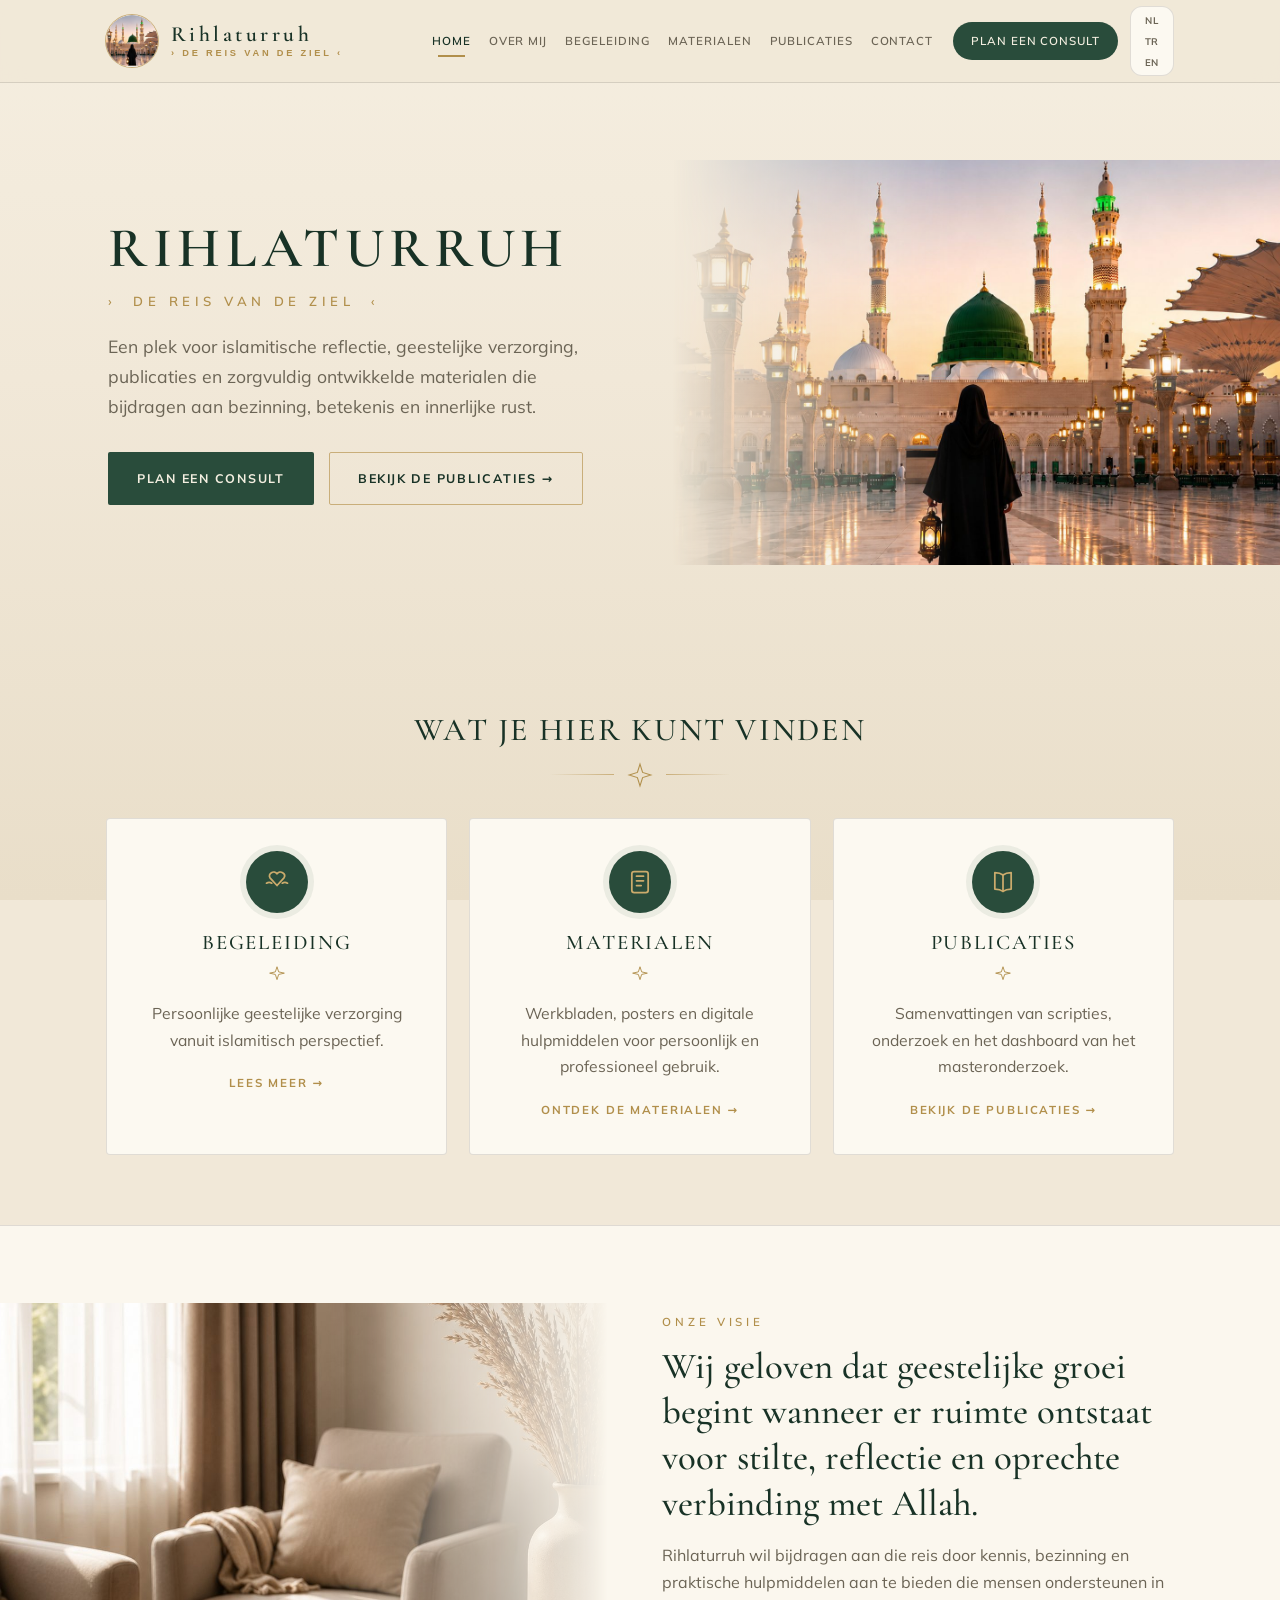
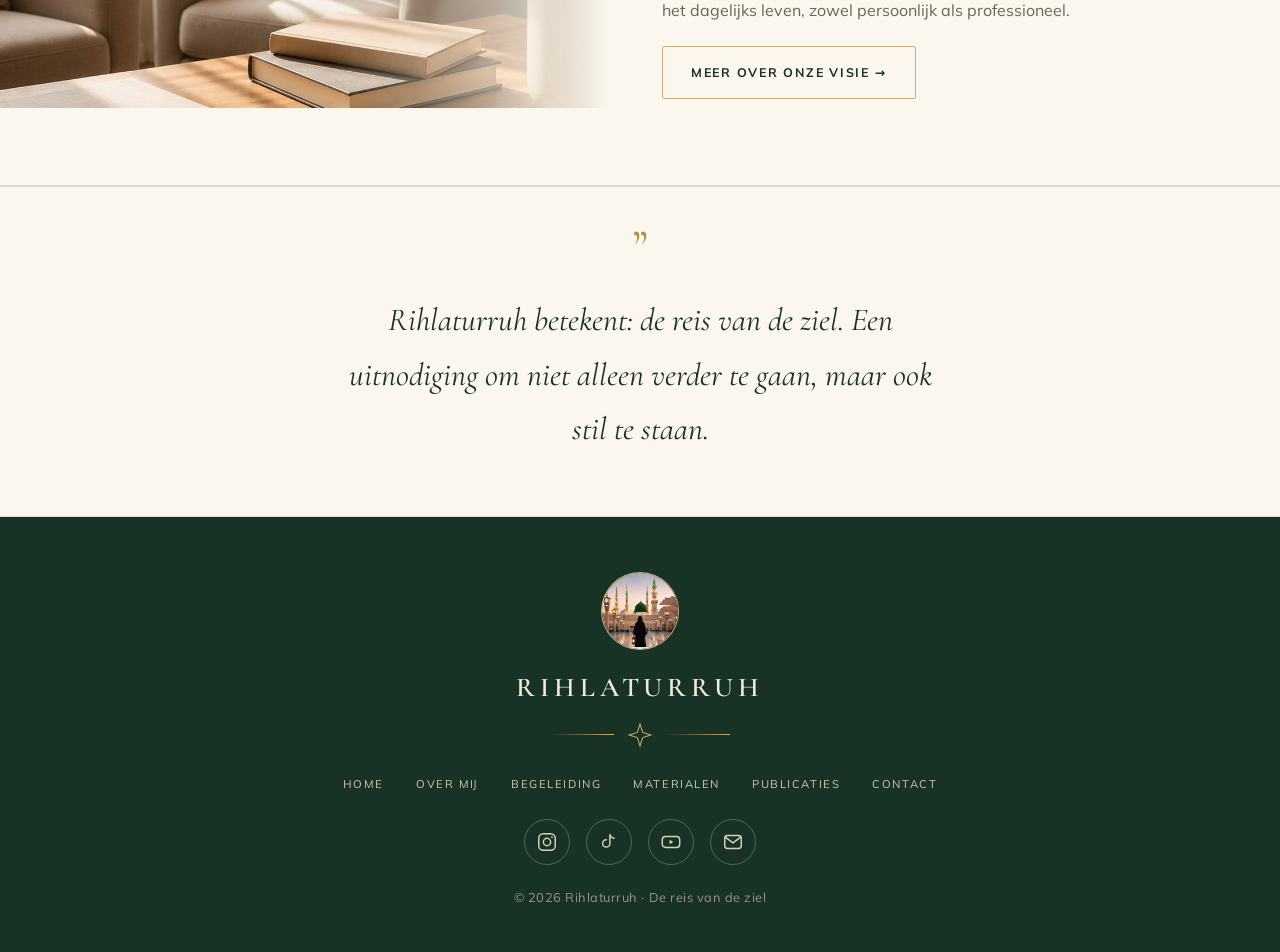
<file: index.html>
<!DOCTYPE html>
<html lang="nl">
<head>
<meta charset="UTF-8">
<meta name="viewport" content="width=device-width, initial-scale=1.0">
<title>Rihlaturruh · De reis van de ziel</title>
<meta name="description" content="Rihlaturruh — de reis van de ziel. Een plek voor islamitische reflectie, geestelijke verzorging en materialen die uitnodigen tot bezinning, betekenis en innerlijke rust.">
<meta property="og:title" content="Rihlaturruh · De reis van de ziel">
<meta property="og:description" content="Islamitische reflectie, geestelijke verzorging en materialen die uitnodigen tot bezinning.">
<meta property="og:image" content="logo.png">
<meta property="og:type" content="website">
<link rel="icon" type="image/png" href="logo-mark.png">

<link rel="preconnect" href="https://fonts.googleapis.com">
<link rel="preconnect" href="https://fonts.gstatic.com" crossorigin>
<link href="https://fonts.googleapis.com/css2?family=Cormorant+Garamond:ital,wght@0,400;0,500;0,600;1,400;1,500&family=Mulish:wght@300;400;500;600;700&display=swap" rel="stylesheet">

<style>
  :root{
    --paper:#F1E8D8; --paper-2:#E9DEC9; --band:#FBF7EE; --card:#FCF9F1;
    --green:#294C3B; --green-deep:#183226; --green-tint:#E1E8DF;
    --gold:#B18F4B; --gold-soft:#CBAB6C; --gold-line:#C9AE7A;
    --ink:#33302A; --ink-soft:#6B6455; --line:rgba(51,48,42,.14);
    --display:"Cormorant Garamond", Georgia, serif;
    --body:"Mulish", system-ui, sans-serif;
    --wrap:1120px;
    --stage:1500px;
  }
  *{box-sizing:border-box;margin:0;padding:0}
  html{scroll-behavior:smooth}
  body{font-family:var(--body);color:var(--ink);background:var(--paper);line-height:1.7;font-weight:400;-webkit-font-smoothing:antialiased;overflow-x:hidden}
  body::before{content:"";position:fixed;inset:0;background:linear-gradient(180deg,#F5EEE0 0%,var(--paper) 42%,var(--paper-2) 100%);z-index:-2}
  a{color:inherit}
  img{max-width:100%;display:block}
  .wrap{width:100%;max-width:var(--wrap);margin:0 auto;padding:0 26px}

  /* ---------------- ORNAMENTS ---------------- */
  .flourish{display:flex;align-items:center;justify-content:center;gap:13px;color:var(--gold);margin:14px 0}
  .flourish.left{justify-content:flex-start}
  .flourish .ln{height:1px;width:64px;background:linear-gradient(90deg,transparent,var(--gold-line))}
  .flourish.left .ln:first-child{display:none}
  .flourish .ln.r{background:linear-gradient(90deg,var(--gold-line),transparent)}
  .flourish svg{width:26px;height:26px;flex:0 0 auto}
  .eyebrow{font-size:.72rem;letter-spacing:.34em;text-transform:uppercase;color:var(--gold);font-weight:600}

  /* ---------------- HEADER ---------------- */
  .site-header{position:sticky;top:0;z-index:60;background:rgba(241,232,216,.9);backdrop-filter:blur(10px);border-bottom:1px solid var(--line)}
  .bar{display:flex;align-items:center;gap:20px;height:82px}
  .brand{display:flex;align-items:center;gap:13px;cursor:pointer;background:none;border:0;color:inherit}
  .brand img{width:52px;height:52px;border-radius:50%;object-fit:cover;box-shadow:0 0 0 1px var(--gold-line)}
  .brand .wm{display:flex;flex-direction:column;line-height:1;text-align:left}
  .brand .wm b{font-family:var(--display);font-weight:600;font-size:1.35rem;letter-spacing:.16em;color:var(--green-deep)}
  .brand .wm span{font-size:.58rem;letter-spacing:.3em;text-transform:uppercase;color:var(--gold);font-weight:600;margin-top:4px}

  .nav{margin-left:auto;display:flex;align-items:center;gap:2px}
  .nav button{font:inherit;font-size:.72rem;font-weight:600;letter-spacing:.08em;text-transform:uppercase;color:var(--ink-soft);background:none;border:0;padding:8px 8px;cursor:pointer;transition:color .2s;white-space:nowrap;position:relative}
  .nav button:hover{color:var(--green-deep)}
  .nav button.active{color:var(--green-deep)}
  .nav button.active::after{content:"";position:absolute;left:14px;right:14px;bottom:2px;height:1.5px;background:var(--gold)}
  .nav .cta{margin-left:10px;background:var(--green);color:#F3EEE0;border-radius:999px;padding:9px 18px;font-size:.72rem;font-weight:600;letter-spacing:.08em;text-transform:uppercase;text-decoration:none;white-space:nowrap;flex:none}
  .nav .cta:hover{background:var(--green-deep);color:#fff}
  .nav .cta::after{display:none}

  .menu-toggle{margin-left:auto;display:none;background:none;border:1px solid var(--line);border-radius:4px;width:46px;height:46px;cursor:pointer;color:var(--green-deep)}
  .mobile-menu{display:none;flex-direction:column;padding:6px 0 18px;border-top:1px solid var(--line)}
  .mobile-menu button{font:inherit;font-size:.82rem;font-weight:600;letter-spacing:.12em;text-transform:uppercase;text-align:left;background:none;border:0;padding:15px 4px;color:var(--ink);cursor:pointer;border-bottom:1px solid var(--line)}
  .mobile-menu button.active{color:var(--green-deep)}
  .mobile-menu .cta{color:#fff;background:var(--green);border-radius:2px;margin-top:14px;text-align:center;border-bottom:0}
  @media(max-width:1120px){ .nav{display:none} .menu-toggle{display:grid;place-items:center} .mobile-menu.open{display:flex} }

  /* ---------------- PAGES ---------------- */
  .page{display:none;animation:fade .55s ease}
  .page.active{display:block}
  @keyframes fade{from{opacity:0;transform:translateY(12px)}to{opacity:1;transform:none}}

  section.block{padding:70px 0}
  .band{background:var(--band);border-top:1px solid var(--line);border-bottom:1px solid var(--line)}
  h1,h2,h3{font-family:var(--display);font-weight:500;color:var(--green-deep);line-height:1.12}
  h2.title{font-size:clamp(2.1rem,5vw,3.1rem);letter-spacing:.01em}
  h3{font-size:1.5rem;letter-spacing:.01em}
  .lead{font-size:1.1rem;color:var(--ink-soft);max-width:60ch}
  .center{text-align:center}
  .center .lead{margin-left:auto;margin-right:auto}
  .measure{max-width:66ch}
  p.body{color:var(--ink-soft)}
  p.body+p.body{margin-top:15px}

  /* ---------------- HERO ---------------- */
  .hero{position:relative;text-align:center;padding:86px 0 62px}
  .hero::before{content:"";position:absolute;inset:-30px 0 auto;height:420px;z-index:-1;
    background:radial-gradient(70% 100% at 50% 0,rgba(203,171,108,.34) 0,rgba(203,171,108,0) 62%)}
  .hero .mark{width:132px;height:132px;border-radius:50%;object-fit:cover;margin:0 auto 26px;box-shadow:0 18px 46px -20px rgba(24,50,38,.6),0 0 0 1px var(--gold-line)}
  .hero h1{font-size:clamp(3rem,10vw,5rem);letter-spacing:.14em;text-transform:uppercase;font-weight:600}
  .hero .sub{max-width:52ch;margin:22px auto 0;color:var(--ink-soft);font-size:1.12rem}
  .hero .btns{margin-top:34px}

  /* ---------------- BUTTONS ---------------- */
  .btns{display:flex;gap:15px;flex-wrap:wrap}
  .center .btns,.hero .btns{justify-content:center}
  .btn{font:inherit;font-size:.78rem;font-weight:700;letter-spacing:.14em;text-transform:uppercase;padding:15px 28px;border-radius:2px;cursor:pointer;border:1px solid transparent;transition:transform .2s,box-shadow .2s,background .2s,color .2s;text-decoration:none;display:inline-flex;align-items:center;gap:9px}
  .btn.primary{background:var(--green);color:#F3EEE0}
  .btn.primary:hover{background:var(--green-deep);color:#fff;transform:translateY(-2px);box-shadow:0 14px 28px -14px rgba(24,50,38,.7)}
  .btn.ghost{background:transparent;color:var(--green-deep);border-color:var(--gold-line)}
  .btn.ghost:hover{background:rgba(41,76,59,.06);transform:translateY(-2px)}

  /* ---------------- CARDS ---------------- */
  .grid{display:grid;gap:22px}
  .grid.c2{grid-template-columns:repeat(2,1fr)}
  .grid.c3{grid-template-columns:repeat(3,1fr)}
  .grid.c4{grid-template-columns:repeat(4,1fr)}
  @media(max-width:900px){.grid.c3,.grid.c4{grid-template-columns:repeat(2,1fr)}}
  @media(max-width:620px){.grid.c2,.grid.c3,.grid.c4{grid-template-columns:1fr}}

  .card{background:var(--card);border:1px solid var(--line);border-radius:4px;padding:32px 28px;transition:transform .25s,box-shadow .25s,border-color .25s;text-align:center}
  a.card{text-decoration:none;display:block}
  a.card:hover{transform:translateY(-5px);border-color:var(--gold-line);box-shadow:0 22px 40px -24px rgba(24,50,38,.5)}
  .ic{width:62px;height:62px;border-radius:50%;background:var(--green);color:var(--gold-soft);display:grid;place-items:center;margin:0 auto 18px;box-shadow:0 0 0 6px rgba(41,76,59,.08)}
  .ic svg{width:28px;height:28px}
  .card h3{margin-bottom:10px}
  .card .body{font-size:.98rem;color:var(--ink-soft)}
  .card .more{margin-top:16px;display:inline-block;font-size:.72rem;letter-spacing:.16em;text-transform:uppercase;color:var(--gold);font-weight:700}

  .card.plain{text-align:left;padding:30px}
  .card.plain .ic{margin:0 0 16px}

  /* checklist */
  .checklist{list-style:none;display:flex;flex-direction:column;gap:14px}
  .checklist li{display:flex;gap:13px;align-items:flex-start;color:var(--ink-soft)}
  .checklist svg{width:22px;height:22px;flex:0 0 auto;color:var(--green);margin-top:3px}

  /* callout */
  .callout{background:var(--green);color:#EAE3D2;border-radius:4px;padding:30px 34px;font-family:var(--display);font-size:1.5rem;line-height:1.4;font-style:italic}
  .callout.small{font-size:1.15rem}

  /* quote band */
  .quote{background:var(--band);color:var(--ink);text-align:center;padding:60px 0;border-top:1px solid var(--line);border-bottom:1px solid var(--line)}
  .quote .mk{color:var(--gold);font-family:var(--display);font-size:3rem;line-height:0;display:block;height:26px}
  .quote p{font-family:var(--display);font-style:italic;font-size:clamp(1.4rem,3.4vw,2rem);max-width:44ch;margin:20px auto 0;color:var(--green-deep)}

  /* two-col feature */
  .split{display:grid;grid-template-columns:1fr 1fr;gap:48px;align-items:stretch}
  .split > *:not(.imgpanel){display:flex;flex-direction:column;justify-content:center;min-width:0}
  @media(max-width:900px){.split{grid-template-columns:1fr;gap:28px}.split > *:not(.imgpanel){display:block}.imgpanel,.imgpanel img{min-height:300px}}

  /* small feature list (waarvoor) */
  .feat{display:flex;gap:15px;align-items:flex-start}
  .feat .fi{width:48px;height:48px;border-radius:50%;background:var(--green-tint);color:var(--green);display:grid;place-items:center;flex:0 0 auto}
  .feat .fi svg{width:24px;height:24px}
  .feat h3{font-size:1.15rem;margin-bottom:4px}
  .feat p{font-size:.95rem;color:var(--ink-soft)}

  /* newsletter / CTA band */
  .ctaband{background:var(--green);color:#EDE6D5;border-radius:6px;text-align:center;padding:52px 34px}
  .ctaband h3{color:#FBF7EE;font-size:2rem;margin-bottom:10px}
  .ctaband p{color:#D9D2C0;max-width:52ch;margin:0 auto 26px}
  .ctaband .btn.primary{background:var(--gold);color:var(--green-deep)}
  .ctaband .btn.primary:hover{background:var(--gold-soft)}

  /* contact */
  .form{display:flex;flex-direction:column;gap:16px}
  .form label{font-size:.72rem;letter-spacing:.12em;text-transform:uppercase;font-weight:700;color:var(--ink-soft);margin-bottom:-8px}
  .form input,.form textarea{font:inherit;font-size:1rem;padding:14px 16px;border:1px solid var(--line);border-radius:3px;background:var(--card);color:var(--ink)}
  .form input:focus,.form textarea:focus{outline:none;border-color:var(--green);box-shadow:0 0 0 3px rgba(41,76,59,.12)}
  .form textarea{min-height:140px;resize:vertical}
  .info-row{display:flex;align-items:center;gap:13px;margin-top:14px;color:var(--ink-soft)}
  .info-row .ci{width:44px;height:44px;flex:0 0 auto}
  .info-row a{color:var(--green-deep);font-weight:600;text-decoration:none}

  /* ---------------- FOOTER ---------------- */
  .site-footer{background:var(--green-deep);color:#CFC7B4;padding:56px 0 44px;text-align:center}
  .site-footer .fmark{width:76px;height:76px;border-radius:50%;object-fit:cover;margin:0 auto 16px;box-shadow:0 0 0 1px var(--gold-line)}
  .site-footer .fwm{font-family:var(--display);font-size:1.7rem;letter-spacing:.18em;text-transform:uppercase;color:#F1EADA;font-weight:600}
  .site-footer .flourish{color:var(--gold-soft);margin:10px 0 22px}
  .site-footer .flourish .ln,.site-footer .flourish .ln.r{background:linear-gradient(90deg,transparent,var(--gold-soft))}
  .socials{display:flex;justify-content:center;gap:16px;margin:6px 0 22px}
  .socials a{width:46px;height:46px;border-radius:50%;display:grid;place-items:center;border:1px solid rgba(241,234,218,.28);color:#D9D0BC;transition:transform .2s,color .2s,border-color .2s}
  .socials a:hover{transform:translateY(-3px);color:var(--gold-soft);border-color:var(--gold-soft)}
  .socials svg{width:22px;height:22px;display:block}
  .fsmall{font-size:.8rem;color:#9C947F;letter-spacing:.04em}

  /* ---- split hero (home) ---- */
  .hero2{display:grid;grid-template-columns:1.02fr .98fr;align-items:stretch;border-bottom:1px solid var(--line)}
  .hero2 .left{padding:80px 40px 80px max(26px,calc((100vw - var(--wrap))/2 + 26px));display:flex;flex-direction:column;justify-content:center}
  .hero2 .hero-wm{font-family:var(--display);font-weight:600;text-transform:uppercase;letter-spacing:.11em;font-size:clamp(2.7rem,6vw,4.4rem);color:var(--green-deep);line-height:1;margin:0}
  .hero2 .hero-tag{font-size:.82rem;letter-spacing:.34em;text-transform:uppercase;color:var(--gold);font-weight:600;margin:14px 0 0}
  .hero2 .hero-sub{max-width:44ch;margin:22px 0 0;color:var(--ink-soft);font-size:1.1rem}
  .hero2 .btns{margin-top:32px}
  .hero2 .right{background:var(--green-tint);display:grid;place-items:center;min-height:540px;position:relative;overflow:hidden;padding:0}
  .hero2 .right img{width:100%;height:100%;min-height:540px;object-fit:cover;display:block}
  @media(max-width:900px){.hero2{grid-template-columns:1fr}.hero2 .left{padding:60px 26px 38px;text-align:center;align-items:center}.hero2 .hero-sub{margin-left:auto;margin-right:auto}.hero2 .btns{justify-content:center}.hero2 .right{min-height:300px;padding:0}}
  /* uppercase serif heading + art panels */
  h2.title.up{text-transform:uppercase;letter-spacing:.07em;font-size:clamp(1.7rem,4vw,2.4rem)}
  .split.alt{align-items:stretch}
  .artpanel{border-radius:6px;background:linear-gradient(140deg,var(--green-tint),#EFE3CC);min-height:360px;display:grid;place-items:center;border:1px solid var(--line);overflow:hidden;padding:34px}
  .artpanel svg{width:80%;max-width:270px;color:var(--green);opacity:.9}
  .ie-text .flourish{justify-content:center}
  .visie-h{font-family:var(--display);font-weight:500;font-size:clamp(1.7rem,3.4vw,2.3rem);line-height:1.24;color:var(--green-deep);margin:12px 0 16px}
  /* card upgrades */
  .card h3.up{text-transform:uppercase;letter-spacing:.09em;font-size:1.3rem}
  .card .titleorn{color:var(--gold);margin:6px 0 14px;display:flex;justify-content:center}
  .card .titleorn svg{width:22px;height:22px}
  .card .checklist{max-width:240px;margin:0 auto;text-align:left;gap:12px}
  .card .checklist li{color:var(--ink-soft);font-size:.98rem;align-items:center}
  .card .checklist .ck{width:20px;height:20px;border-radius:50%;background:var(--gold);color:#fff;display:grid;place-items:center;flex:0 0 auto}
  .card .checklist .ck svg{width:12px;height:12px}
  .card .arrow-link{margin-top:20px;display:inline-flex;align-items:center;gap:9px;font-size:.72rem;letter-spacing:.16em;text-transform:uppercase;color:var(--gold);font-weight:700}
  .brand .wm .arw{color:var(--gold)}
  /* ---- over mij ---- */
  .tagflourish{display:inline-flex;align-items:center;gap:14px;color:var(--gold);margin:8px 0 14px}
  .tagflourish .ln{height:1px;width:44px;background:linear-gradient(90deg,var(--gold-line),transparent)}
  .tagflourish .ln.r{background:linear-gradient(90deg,transparent,var(--gold-line))}
  .tagflourish .eyebrow{margin:0}
  .photopanel{background:linear-gradient(140deg,#EEDDC4,#E7C9A5 60%,#DDBE9A);border-radius:6px;display:grid;place-items:center;min-height:460px;overflow:hidden;padding:34px;border:1px solid var(--line)}
  .photopanel img{width:min(88%,400px);aspect-ratio:1;border-radius:50%;object-fit:cover;box-shadow:0 24px 58px -20px rgba(24,50,38,.6),0 0 0 1px var(--gold-line)}
  .trio{display:grid;grid-template-columns:1fr 1fr .95fr;gap:40px;align-items:stretch}
  .trio .artpanel{min-height:100%}
  @media(max-width:900px){.trio{grid-template-columns:1fr;gap:32px}}
  .center-icon{color:var(--gold);display:flex;justify-content:center;margin-bottom:10px}
  .center-icon svg{width:34px;height:34px}
  .valgrid{display:grid;grid-template-columns:repeat(5,1fr);gap:28px;text-align:center;margin-top:32px}
  @media(max-width:980px){.valgrid{grid-template-columns:repeat(3,1fr);row-gap:36px}}
  @media(max-width:560px){.valgrid{grid-template-columns:repeat(2,1fr)}}
  .val .vi{color:var(--green);display:flex;justify-content:center;margin-bottom:12px}
  .val .vi svg{width:40px;height:40px}
  .val h3{font-size:1.15rem;margin-bottom:6px}
  .val p{font-size:.85rem;color:var(--ink-soft);line-height:1.5;max-width:22ch;margin:0 auto}
  .quote .sub{font-family:var(--body);font-style:normal;font-size:.98rem;color:var(--ink-soft);max-width:70ch;margin:14px auto 0;line-height:1.65}
  /* footer nav */
  .fnav{display:flex;justify-content:center;gap:6px 22px;flex-wrap:wrap;margin-bottom:20px}
  .fnav button{font:inherit;font-size:.7rem;letter-spacing:.14em;text-transform:uppercase;color:#CFC7B4;background:none;border:0;cursor:pointer;padding:5px}
  .fnav button:hover{color:#F1EADA}
  .waarvoor{display:grid;grid-template-columns:repeat(6,1fr);gap:22px;text-align:center;margin-top:30px}
  @media(max-width:1000px){.waarvoor{grid-template-columns:repeat(3,1fr);row-gap:38px}}
  @media(max-width:600px){.waarvoor{grid-template-columns:repeat(2,1fr)}}
  .wv .wic{width:64px;height:64px;border-radius:50%;background:#EFE6D6;color:var(--green-deep);display:grid;place-items:center;margin:0 auto 14px;border:1px solid var(--line)}
  .wv .wic svg{width:28px;height:28px}
  .wv h3{font-size:1.08rem;margin-bottom:8px;line-height:1.22}
  .wv p{font-size:.84rem;color:var(--ink-soft);line-height:1.5;max-width:24ch;margin:0 auto}
  .langs{list-style:none;display:flex;flex-direction:column;gap:14px;margin-top:10px}
  .langs li{display:flex;align-items:center;gap:12px;color:var(--ink-soft)}
  .langs svg{width:22px;height:22px;color:var(--green);flex:0 0 auto}
  .panel{background:var(--band);border:1px solid var(--line);border-radius:12px;padding:clamp(26px,4vw,46px)}
  .contactinfo h3{font-size:1.15rem;margin-bottom:4px}
  .contactinfo .row{display:flex;gap:16px;align-items:flex-start;padding:6px 0}
  .contactinfo .cic{width:52px;height:52px;border-radius:50%;background:var(--green);color:#F1EADA;display:grid;place-items:center;flex:0 0 auto}
  .contactinfo .cic svg{width:24px;height:24px}
  .contactinfo p{font-size:.92rem;color:var(--ink-soft);margin-bottom:4px}
  .contactinfo a{color:var(--gold);font-weight:600;text-decoration:none}
  .contactinfo .divider{height:1px;background:var(--line);margin:20px 0}
  .form select{font:inherit;font-size:1rem;padding:14px 16px;border:1px solid var(--line);border-radius:3px;background:var(--card);color:var(--ink)}
  .form select:focus{outline:none;border-color:var(--green);box-shadow:0 0 0 3px rgba(41,76,59,.12)}
  .form .btn.primary{justify-content:center}
  .dotlist{list-style:none;display:flex;flex-direction:column;gap:9px;margin:8px 0 14px}
  .dotlist li{display:flex;gap:12px;align-items:flex-start;color:var(--ink-soft);font-size:.96rem}
  .dotlist .db{width:15px;height:15px;border-radius:50%;border:1.5px solid var(--gold);flex:0 0 auto;margin-top:5px;position:relative}
  .dotlist .db::after{content:"";position:absolute;inset:3.5px;border-radius:50%;background:var(--gold)}
  .imgpanel{border-radius:6px;overflow:hidden;border:1px solid var(--line);min-height:380px;background:var(--green-tint)}
  .imgpanel img{width:100%;height:100%;min-height:380px;object-fit:cover;display:block}
  @media(prefers-reduced-motion:reduce){.page{animation:none}html{scroll-behavior:auto}}
  /* ================= PROFESSIONEEL LAYOUT-SYSTEEM ================= */
  .split{grid-template-columns:1fr 1fr;gap:60px;align-items:center}
  .split.alt{align-items:center}
  .split > *{min-width:0}
  .split.reverse .imgpanel{order:-1}
  .imgpanel{aspect-ratio:4/3;min-height:0;border:0;box-shadow:none;background:none;border-radius:0;overflow:visible}
  .imgpanel img{width:100%;height:100%;aspect-ratio:4/3;object-fit:cover;display:block;-webkit-mask-image:linear-gradient(to right,transparent 0,rgba(0,0,0,.35) 7%,#000 20%,#000 80%,rgba(0,0,0,.35) 93%,transparent 100%),linear-gradient(to bottom,transparent 0,rgba(0,0,0,.35) 7%,#000 20%,#000 80%,rgba(0,0,0,.35) 93%,transparent 100%);-webkit-mask-composite:source-in;mask-image:linear-gradient(to right,transparent 0,rgba(0,0,0,.35) 7%,#000 20%,#000 80%,rgba(0,0,0,.35) 93%,transparent 100%),linear-gradient(to bottom,transparent 0,rgba(0,0,0,.35) 7%,#000 20%,#000 80%,rgba(0,0,0,.35) 93%,transparent 100%);mask-composite:intersect}
  .hero-wm{font-family:var(--display);font-weight:600;text-transform:uppercase;letter-spacing:.1em;font-size:clamp(2.3rem,4.4vw,3.6rem);color:var(--green-deep);line-height:1;margin:0}
  .hero-tag{font-size:.82rem;letter-spacing:.34em;text-transform:uppercase;color:var(--gold);font-weight:600;margin:14px 0 0}
  .hero-sub{margin:20px 0 0;color:var(--ink-soft);font-size:1.1rem;max-width:46ch}
  .copy .lead,.copy .body{max-width:52ch}
  .centered-block{text-align:center;max-width:42ch;margin:0 auto}
  .centered-block .fi{width:56px;height:56px;border-radius:50%;background:var(--green-tint);color:var(--green);display:grid;place-items:center;margin:0 auto 14px}
  .centered-block .fi svg{width:26px;height:26px}
  .centered-block .body{max-width:none}
  .plaincols{align-items:start;gap:44px}
  .plaincols .txtcol h3{margin-bottom:12px}
  .biocol{max-width:70ch;margin:0 auto}
  @media(max-width:900px){
    .split{grid-template-columns:1fr;gap:30px}
    .split.reverse .imgpanel{order:0}
    .imgpanel,.imgpanel img{aspect-ratio:16/10}
    .plaincols{gap:32px}
  }

  /* portret-beelden (poort & bogen) */
  .imgpanel.portrait{aspect-ratio:3/4;max-width:430px;margin-left:auto;margin-right:auto}
  .imgpanel.portrait img{aspect-ratio:3/4}
  @media(max-width:900px){
    .imgpanel.portrait{aspect-ratio:3/4;max-width:340px}
    .imgpanel.portrait img{aspect-ratio:3/4}
  }
  /* ===== FULL-BLEED foto met overloop richting tekst (zoals mockup) ===== */
  .bleed{display:grid;grid-template-columns:1.05fr .95fr;align-items:center;overflow:visible;position:relative;padding-block:clamp(50px,6vw,84px);max-width:var(--stage);margin-inline:auto}
  .bleed.reverse{grid-template-columns:.95fr 1.05fr}
  .bleed.band::before{content:"";position:absolute;top:0;bottom:0;left:calc(50% - 50vw);width:100vw;background:var(--band);z-index:-1}
  .bleed .copy{padding-top:0;padding-bottom:0;padding-right:54px;padding-left:calc(max(28px, (100vw - var(--wrap))/2 + 28px) - max(0px, (100vw - var(--stage))/2));display:flex;flex-direction:column;justify-content:center}
  .bleed.reverse .copy{padding-top:0;padding-bottom:0;padding-left:54px;padding-right:calc(max(28px, (100vw - var(--wrap))/2 + 28px) - max(0px, (100vw - var(--stage))/2))}
  .bleed .media{position:relative;aspect-ratio:3/2;align-self:center}
  .bleed.reverse .media{order:-1}
  .bleed .media img{position:absolute;inset:0;width:100%;height:100%;object-fit:cover;
    -webkit-mask-image:linear-gradient(to right,transparent 0%,rgba(0,0,0,.5) 22%,#000 46%);
    mask-image:linear-gradient(to right,transparent 0%,rgba(0,0,0,.5) 22%,#000 46%)}
  .bleed.reverse .media img{
    -webkit-mask-image:linear-gradient(to left,transparent 0%,rgba(0,0,0,.5) 22%,#000 46%);
    mask-image:linear-gradient(to left,transparent 0%,rgba(0,0,0,.5) 22%,#000 46%)}
  @media(max-width:900px){
    .bleed,.bleed.reverse{grid-template-columns:1fr;padding-block:0}
    .bleed.reverse .media{order:0}
    .bleed .copy,.bleed.reverse .copy{padding:46px 26px 26px}
    .bleed .media{height:auto;aspect-ratio:4/3}
    .bleed .media img,.bleed.reverse .media img{
      -webkit-mask-image:linear-gradient(to bottom,transparent 0%,rgba(0,0,0,.5) 14%,#000 32%);
      mask-image:linear-gradient(to bottom,transparent 0%,rgba(0,0,0,.5) 14%,#000 32%)}
  }
  .langsw{display:inline-flex;gap:2px;border:1px solid var(--line);border-radius:999px;padding:3px;background:var(--card);flex:none}
  .langsw button{font:inherit;font-size:.66rem;font-weight:700;letter-spacing:.06em;padding:5px 7px;border:0;background:none;color:var(--ink-soft);border-radius:999px;cursor:pointer;transition:.18s}
  .langsw button:hover{color:var(--green)}
  .langsw button.active{background:var(--green);color:#F3EEE0}
  .nav .langsw{margin-left:10px;flex-direction:column;gap:1px;border-radius:12px;padding:3px 4px}
  .nav .langsw button{font-size:.6rem;padding:2px 10px;border-radius:7px;width:100%}
  .mobile-menu .langsw{align-self:center;margin-top:6px}
  .dlrow{display:flex;flex-wrap:wrap;gap:10px;margin-top:4px}
  .dlbtn{display:inline-flex;align-items:center;gap:8px;text-decoration:none;border:1px solid var(--line);background:#fff;color:var(--ink);font-weight:600;font-size:.9rem;padding:10px 16px;border-radius:10px;box-shadow:0 7px 20px -14px rgba(24,50,38,.4);transition:border-color .15s,color .15s,box-shadow .15s}
  .dlbtn:hover{border-color:var(--gold);color:var(--green)}
  .dlbtn svg{flex:none;color:var(--gold)}
</style>
</head>
<body>

<!-- ===================== HEADER ===================== -->
<header class="site-header">
  <div class="wrap">
    <div class="bar">
      <button class="brand" data-go="home" aria-label="Naar home">
        <img src="logo-mark.png" alt="">
        <span class="wm"><b>Rihlaturruh</b><span><span class="arw">&#8250;</span> De reis van de ziel <span class="arw">&#8249;</span></span></span>
      </button>
      <nav class="nav" aria-label="Hoofdmenu">
        <button data-go="home" class="active">Home</button>
        <button data-go="over">Over mij</button>
        <button data-go="diensten">Begeleiding</button>
        <button data-go="materialen">Materialen</button>
        <button data-go="publicaties">Publicaties</button>
        <button data-go="contact">Contact</button>
        <a class="cta" href="https://cal.eu/rihlaturruh" target="_blank" rel="noopener">Plan een consult</a>
        <div class="langsw" role="group" aria-label="Taal"><button type="button" data-lang="nl" class="active">NL</button><button type="button" data-lang="tr">TR</button><button type="button" data-lang="en">EN</button></div>
      </nav>
      <button class="menu-toggle" id="menuToggle" aria-label="Menu" aria-expanded="false">
        <svg width="24" height="24" viewBox="0 0 24 24" fill="none" stroke="currentColor" stroke-width="1.7" stroke-linecap="round"><path d="M4 7h16M4 12h16M4 17h16"/></svg>
      </button>
    </div>
    <nav class="mobile-menu" id="mobileMenu">
      <button data-go="home" class="active">Home</button>
      <button data-go="over">Over mij</button>
      <button data-go="diensten">Begeleiding</button>
      <button data-go="materialen">Materialen</button>
        <button data-go="publicaties">Publicaties</button>
      <button data-go="contact">Contact</button>
      <a class="cta" href="https://cal.eu/rihlaturruh" target="_blank" rel="noopener">Plan een consult</a>
      <div class="langsw" role="group" aria-label="Taal"><button type="button" data-lang="nl" class="active">NL</button><button type="button" data-lang="tr">TR</button><button type="button" data-lang="en">EN</button></div>
    </nav>
  </div>
</header>

<main>

<!-- ============================= HOME ============================= -->
<section id="home" class="page active">
  <!-- HERO -->
  <section class="bleed">
      <div class="copy">
        <h1 class="hero-wm">Rihlaturruh</h1>
        <p class="hero-tag">&#8250;&nbsp; De reis van de ziel &nbsp;&#8249;</p>
        <p class="hero-sub">Een plek voor islamitische reflectie, geestelijke verzorging, publicaties en zorgvuldig ontwikkelde materialen die bijdragen aan bezinning, betekenis en innerlijke rust.</p>
        <div class="btns" style="margin-top:30px">
          <a class="btn primary" href="https://cal.eu/rihlaturruh" target="_blank" rel="noopener">Plan een consult</a>
          <a class="btn ghost" data-go="publicaties" href="#publicaties">Bekijk de publicaties &rarr;</a>
        </div></div>
      <div class="media"><img src="p-home-hero.jpg" alt="De Profetenmoskee in Medina bij zonsondergang" loading="eager" style="object-position:50% 42%"></div>
    </section>

  <!-- WAT JE HIER KUNT VINDEN (grid) -->
  <section class="block">
    <div class="wrap">
      <div class="center">
        <h2 class="title up" style="font-size:clamp(1.5rem,3.4vw,2rem)">Wat je hier kunt vinden</h2>
        <div class="flourish"><span class="ln"></span><svg viewBox="0 0 24 24" fill="none" stroke="currentColor" stroke-width="1"><path d="M12 2l2.4 7.6L22 12l-7.6 2.4L12 22l-2.4-7.6L2 12l7.6-2.4z"/></svg><span class="ln r"></span></div>
      </div>
      <div class="grid c3" style="margin-top:30px">
        <a class="card" data-go="diensten" href="#diensten">
          <span class="ic"><svg viewBox="0 0 24 24" fill="none" stroke="currentColor" stroke-width="1.5" stroke-linecap="round" stroke-linejoin="round"><path d="M12 5c-1-1.6-3.2-2-4.8-1S5 6.8 6 8.4L12 15l6-6.6c1-1.6.4-3.4-1.2-4.4S13 3.4 12 5z"/><path d="M3 13c1.5-1 3-1 4.5 0M16.5 13c1.5-1 3-1 4.5 0"/></svg></span>
          <h3 class="up">Begeleiding</h3>
          <span class="titleorn"><svg viewBox="0 0 24 24" fill="none" stroke="currentColor" stroke-width="1"><path d="M12 3l1.8 5.6L20 10l-6.2 1.4L12 17l-1.8-5.6L4 10l6.2-1.4z"/></svg></span>
          <p class="body">Persoonlijke geestelijke verzorging vanuit islamitisch perspectief.</p>
          <span class="arrow-link">Lees meer &rarr;</span>
        </a>
        <a class="card" data-go="materialen" href="#materialen">
          <span class="ic"><svg viewBox="0 0 24 24" fill="none" stroke="currentColor" stroke-width="1.5" stroke-linecap="round" stroke-linejoin="round"><rect x="5" y="3" width="14" height="18" rx="2"/><path d="M9 7h6M9 11h6M9 15h4"/></svg></span>
          <h3 class="up">Materialen</h3>
          <span class="titleorn"><svg viewBox="0 0 24 24" fill="none" stroke="currentColor" stroke-width="1"><path d="M12 3l1.8 5.6L20 10l-6.2 1.4L12 17l-1.8-5.6L4 10l6.2-1.4z"/></svg></span>
          <p class="body">Werkbladen, posters en digitale hulpmiddelen voor persoonlijk en professioneel gebruik.</p>
          <span class="arrow-link">Ontdek de materialen &rarr;</span>
        </a>
        <a class="card" data-go="publicaties" href="#publicaties">
          <span class="ic"><svg viewBox="0 0 24 24" fill="none" stroke="currentColor" stroke-width="1.5" stroke-linecap="round" stroke-linejoin="round"><path d="M12 6c-1.5-1.2-4-2-7-2v14c3 0 5.5.8 7 2 1.5-1.2 4-2 7-2V4c-3 0-5.5.8-7 2z"/><path d="M12 6v14"/></svg></span>
          <h3 class="up">Publicaties</h3>
          <span class="titleorn"><svg viewBox="0 0 24 24" fill="none" stroke="currentColor" stroke-width="1"><path d="M12 3l1.8 5.6L20 10l-6.2 1.4L12 17l-1.8-5.6L4 10l6.2-1.4z"/></svg></span>
          <p class="body">Samenvattingen van scripties, onderzoek en het dashboard van het masteronderzoek.</p>
          <span class="arrow-link">Bekijk de publicaties &rarr;</span>
        </a>
      </div>
    </div>
  </section>

  <!-- ONZE VISIE (image right) -->
  <section class="bleed reverse band">
      <div class="copy">
        <p class="eyebrow">Onze visie</p>
        <h2 class="visie-h">Wij geloven dat geestelijke groei begint wanneer er ruimte ontstaat voor stilte, reflectie en oprechte verbinding met Allah.</h2>
        <p class="body">Rihlaturruh wil bijdragen aan die reis door kennis, bezinning en praktische hulpmiddelen aan te bieden die mensen ondersteunen in het dagelijks leven, zowel persoonlijk als professioneel.</p>
        <div class="btns" style="margin-top:22px"><a class="btn ghost" data-go="over" href="#over">Meer over onze visie &rarr;</a></div></div>
      <div class="media"><img src="p-home-visie.jpg" alt="Een rustige leeshoek voor bezinning" loading="lazy" style="object-position:50% 45%"></div>
    </section>

  <div class="quote">
    <span class="mk">&rdquo;</span>
    <p>Rihlaturruh betekent: de reis van de ziel. Een uitnodiging om niet alleen verder te gaan, maar ook stil te staan.</p>
  </div>
</section>

<!-- ============================= OVER MIJ ============================= -->
<section id="over" class="page">
  <!-- INTRO (image right) -->
  <section class="bleed">
      <div class="copy">
        <h2 class="title" style="font-size:clamp(2.2rem,5vw,3.2rem)">Over Rihlaturruh</h2>
        <div class="tagflourish"><span class="ln"></span><span class="eyebrow">De reis van de ziel</span><span class="ln r"></span></div>
        <p class="body" style="color:var(--green-deep);font-weight:700;font-size:1.05rem">Rihlaturruh betekent de reis van de ziel.</p>
        <p class="body">Iedere ziel bewandelt een eigen weg. Een weg waarop momenten van vreugde, beproeving, groei en bezinning elkaar afwisselen. Tijdens deze reis ontstaat soms de behoefte om stil te staan, richting te vinden of woorden te geven aan wat zich in het hart afspeelt.</p>
        <p class="body">Rihlaturruh is ontstaan vanuit de wens om ruimte te bieden voor die innerlijke reis. Vanuit een islamitisch-theologische achtergrond en professionele ervaring in de islamitische geestelijke verzorging ontwikkelt Rihlaturruh materialen, publicaties en begeleiding die bijdragen aan reflectie, betekenisgeving en een bewuste verbinding met Allah.</p></div>
      <div class="media"><img src="p-over-intro.jpg" alt="Sereniteit en licht — ruimte voor bezinning" loading="lazy" style="object-position:50% 45%"></div>
    </section>

  <!-- ONZE VISIE (image left) -->
  <section class="bleed reverse band">
      <div class="copy">
        <p class="eyebrow">Onze visie</p>
        <h3 style="margin:10px 0 14px;font-size:1.6rem">Waar verdieping begint</h3>
        <p class="body">Wij geloven dat ware groei begint in het hart. Wanneer we bewust leren stilstaan bij onze ervaringen, onze relatie met Allah en onze plaats in het leven, ontstaat ruimte voor innerlijke rust, veerkracht en betekenis.</p>
        <p class="body">Vanuit deze overtuiging ontwikkelt Rihlaturruh zorgvuldig vormgegeven materialen, biedt het geestelijke verzorging en deelt het kennis en onderzoek die uitnodigen tot reflectie, bewustwording en verdieping. Elk onderdeel draagt bij aan hetzelfde doel: mensen ondersteunen tijdens hun eigen reis van de ziel.</p>
        <p class="body">Alles wat binnen Rihlaturruh wordt ontwikkeld, vindt zijn inspiratie in de Koran, de authentieke Soennah en de rijke islamitische traditie van <em>tazkiyat an-nafs</em> (de zuivering van de ziel). Door geloof, wetenschap en praktijk met elkaar te verbinden, wil Rihlaturruh bijdragen aan een bewuste en betekenisvolle levenshouding.</p></div>
      <div class="media"><img src="p-over-wie.jpg" alt="Kennis en verdieping in warm licht" loading="lazy" style="object-position:50% 55%"></div>
    </section>

  <!-- VOOR WIE (image right) -->
  <section class="bleed">
      <div class="copy">
        <p class="eyebrow">Voor wie is Rihlaturruh?</p>
        <h3 style="margin:10px 0 14px;font-size:1.6rem">Voor iedereen die verdieping zoekt</h3>
        <p class="body">Rihlaturruh is er voor iedereen die verlangt naar verdieping vanuit een islamitisch perspectief. Door middel van geestelijke verzorging, reflectiematerialen en publicaties wil Rihlaturruh bijdragen aan bezinning, kennis en persoonlijke groei.</p>
        <p class="body" style="font-weight:600;color:var(--ink)">Rihlaturruh richt zich onder andere op:</p>
        <ul class="checklist" style="max-width:none;margin:8px 0 0">
          <li><span class="ck"><svg viewBox="0 0 24 24" fill="none" stroke="currentColor" stroke-width="3" stroke-linecap="round" stroke-linejoin="round"><path d="M20 6 9 17l-5-5"/></svg></span>Mensen die op zoek zijn naar persoonlijke reflectie en spirituele ontwikkeling</li>
          <li><span class="ck"><svg viewBox="0 0 24 24" fill="none" stroke="currentColor" stroke-width="3" stroke-linecap="round" stroke-linejoin="round"><path d="M20 6 9 17l-5-5"/></svg></span>Islamitische geestelijke verzorgers en andere professionals</li>
          <li><span class="ck"><svg viewBox="0 0 24 24" fill="none" stroke="currentColor" stroke-width="3" stroke-linecap="round" stroke-linejoin="round"><path d="M20 6 9 17l-5-5"/></svg></span>Onderwijs- en educatieprofessionals</li>
          <li><span class="ck"><svg viewBox="0 0 24 24" fill="none" stroke="currentColor" stroke-width="3" stroke-linecap="round" stroke-linejoin="round"><path d="M20 6 9 17l-5-5"/></svg></span>Zorg- en welzijnsinstellingen</li>
          <li><span class="ck"><svg viewBox="0 0 24 24" fill="none" stroke="currentColor" stroke-width="3" stroke-linecap="round" stroke-linejoin="round"><path d="M20 6 9 17l-5-5"/></svg></span>Iedereen die islamitische kennis wil verbinden met het dagelijks leven</li>
        </ul>
        <p class="body" style="margin-top:16px">De materialen, publicaties en begeleiding worden geleidelijk beschikbaar in meerdere talen, waaronder Nederlands en Turks. Waar passend zullen onderdelen ook in het Arabisch worden aangeboden.</p></div>
      <div class="media"><img src="p-over-achter.jpg" alt="Een warme plek in het dagelijks leven" loading="lazy" style="object-position:50% 50%"></div>
    </section>

  <!-- ACHTER RIHLATURRUH (tekst, gecentreerd contained) -->
  <section class="block band">
    <div class="wrap">
      <div class="center"><h2 class="title" style="font-size:clamp(1.8rem,4vw,2.5rem)">Achter Rihlaturruh</h2>
        <div class="flourish"><span class="ln"></span><svg viewBox="0 0 24 24" fill="none" stroke="currentColor" stroke-width="1"><path d="M12 2l2.4 7.6L22 12l-7.6 2.4L12 22l-2.4-7.6L2 12l7.6-2.4z"/></svg><span class="ln r"></span></div>
      </div>
      <div class="biocol" style="margin-top:8px">
        <p class="body" style="color:var(--gold);font-weight:700;font-size:1.15rem;margin-bottom:4px">Mijn naam is Havva.</p>
        <p class="body" style="color:var(--ink);font-weight:700">Ik ben islamitisch theoloog en islamitisch geestelijk verzorger.</p>
        <p class="body">Ik behaalde een Bachelor of Arts (BA) in Islamitische Theologie, gevolgd door een Master of Arts (MA) in Islamitische Geestelijke Verzorging.</p>
        <p class="body">Een bijzonder vormende periode in mijn leven bracht ik door in Al-Madinah al-Munawwarah (Medina). Daar heb ik gewoond, gestudeerd en gewerkt. De nabijheid van de Masjid an-Nabawi, de dagelijkse omgang met kennis en de spirituele omgeving van Medina hebben mijn visie op geloof, zielzorg en geestelijke verzorging blijvend gevormd.</p>
        <p class="body">Die ervaringen vormen vandaag de dag de inspiratie achter Rihlaturruh. Vanuit mijn achtergrond ontwikkel ik materialen die mensen helpen stil te staan bij hun eigen levensreis &mdash; materialen die uitnodigen tot reflectie, betekenisgeving en een diepere verbinding met Allah.</p>
        <p class="body" style="color:var(--gold);font-weight:600">Mijn verlangen is dat Rihlaturruh mag uitgroeien tot een plek waar mensen niet alleen kennis opdoen, maar ook rust vinden, hoop hervinden en met meer bewustzijn hun eigen reis van de ziel voortzetten.</p>
      </div>
    </div>
  </section>

  <!-- KERNWAARDEN -->
  <section class="block">
    <div class="wrap">
      <div class="center"><h2 class="title" style="font-size:clamp(1.6rem,3.4vw,2.1rem)">Onze kernwaarden</h2>
        <div class="flourish"><span class="ln"></span><svg viewBox="0 0 24 24" fill="none" stroke="currentColor" stroke-width="1"><path d="M12 2l2.4 7.6L22 12l-7.6 2.4L12 22l-2.4-7.6L2 12l7.6-2.4z"/></svg><span class="ln r"></span></div>
      </div>
      <div class="valgrid">
        <div class="val"><span class="vi"><svg viewBox="0 0 24 24" fill="none" stroke="currentColor" stroke-width="1.4" stroke-linecap="round" stroke-linejoin="round"><path d="M12 6c-1.5-1.2-4-2-7-2v14c3 0 5.5.8 7 2 1.5-1.2 4-2 7-2V4c-3 0-5.5.8-7 2z"/><path d="M12 6v14"/></svg></span><h3>Authentiek</h3><p>Geworteld in de Koran en de authentieke Soennah.</p></div>
        <div class="val"><span class="vi"><svg viewBox="0 0 24 24" fill="none" stroke="currentColor" stroke-width="1.4" stroke-linecap="round" stroke-linejoin="round"><path d="M11 20C6 20 4 15 4 11 4 7 6 4 12 4c-1 6-5 8-8 9"/><path d="M11 20c8 0 9-8 9-14-3 0-5 1-6 3"/></svg></span><h3>Diepgaand</h3><p>Ruimte voor bezinning, reflectie en betekenis.</p></div>
        <div class="val"><span class="vi"><svg viewBox="0 0 24 24" fill="none" stroke="currentColor" stroke-width="1.4" stroke-linecap="round" stroke-linejoin="round"><path d="M4 12a8 8 0 1 0 16 0 8 8 0 0 0-16 0z"/><path d="M9 12l2 2 4-4"/></svg></span><h3>Toepasbaar</h3><p>Praktische materialen die aansluiten bij het dagelijks leven.</p></div>
        <div class="val"><span class="vi"><svg viewBox="0 0 24 24" fill="none" stroke="currentColor" stroke-width="1.4" stroke-linecap="round" stroke-linejoin="round"><circle cx="12" cy="9" r="5"/><path d="M9 13.5 7.5 21 12 18.5 16.5 21 15 13.5"/></svg></span><h3>Professioneel</h3><p>Ontwikkeld vanuit islamitische theologie en geestelijke verzorging.</p></div>
        <div class="val"><span class="vi"><svg viewBox="0 0 24 24" fill="none" stroke="currentColor" stroke-width="1.4" stroke-linecap="round" stroke-linejoin="round"><path d="M20.8 5.6a5 5 0 0 0-8.8-2 5 5 0 0 0-8.8 2c-1 3 1.6 6 8.8 11 7.2-5 9.8-8 8.8-11z"/></svg></span><h3>Barmhartig</h3><p>Met aandacht voor de mens achter het verhaal.</p></div>
      </div>
    </div>
  </section>

  <div class="quote">
    <span class="mk">&rdquo;</span>
    <p>Iedere ziel legt haar eigen reis af.</p>
    <p class="sub">Mijn wens is dat Rihlaturruh een metgezel mag zijn op die reis: een plek waar kennis het hart raakt, waar reflectie leidt tot bewustwording en waar de verbinding met Allah steeds opnieuw mag worden versterkt.</p>
  </div>
</section>

<!-- ============================= DIENSTEN & AANBOD ============================= -->
<section id="diensten" class="page">
  <!-- INTRO (image right) -->
  <section class="bleed">
      <div class="copy">
        <h2 class="title" style="font-size:clamp(2.1rem,5vw,3.2rem)">Geestelijke Verzorging</h2>
        <div class="tagflourish"><span class="ln"></span><span class="eyebrow">Vanuit islamitisch perspectief</span><span class="ln r"></span></div>
        <p class="body">Soms brengt het leven momenten met zich mee waarop woorden moeilijk te vinden zijn. Een verlies, een ingrijpende gebeurtenis, geloofsvragen of een periode van innerlijke onrust kunnen het verlangen oproepen naar een gesprek waarin ruimte is voor uw verhaal.</p>
        <p class="body">Rihlaturruh biedt geestelijke verzorging vanuit een islamitisch perspectief. In een veilige en respectvolle omgeving is er aandacht voor geloof, levensvragen en persoonlijke ervaringen. Samen zoeken we naar betekenis, veerkracht en een bewuste verbinding met Allah.</p>
        <p class="body">Iedere begeleiding is maatwerk en sluit aan bij uw persoonlijke situatie, behoeften en levensfase.</p>
        <div class="btns" style="margin-top:26px">
          <a class="btn primary" href="https://cal.eu/rihlaturruh" target="_blank" rel="noopener">Plan een consult</a>
          <a class="btn ghost" href="#werkwijze-sec" onclick="event.preventDefault();document.getElementById('werkwijze-sec').scrollIntoView({behavior:'smooth'})">Meer over mijn werkwijze &rarr;</a>
        </div></div>
      <div class="media"><img src="p-diensten.jpg" alt="Een warme, rustige ruimte voor een gesprek" loading="lazy" style="object-position:50% 50%"></div>
    </section>

  <!-- WAARVOOR -->
  <section class="block band">
    <div class="wrap">
      <div class="center"><h2 class="title" style="font-size:clamp(1.7rem,3.6vw,2.3rem)">Waarvoor kunt u terecht?</h2>
        <div class="flourish"><span class="ln"></span><svg viewBox="0 0 24 24" fill="none" stroke="currentColor" stroke-width="1"><path d="M12 2l2.4 7.6L22 12l-7.6 2.4L12 22l-2.4-7.6L2 12l7.6-2.4z"/></svg><span class="ln r"></span></div>
      </div>
      <div class="waarvoor">
        <div class="wv"><span class="wic"><svg viewBox="0 0 24 24" fill="none" stroke="currentColor" stroke-width="1.5" stroke-linecap="round" stroke-linejoin="round"><path d="M11 20C6 20 4 15 4 11 4 7 6 4 12 4c-1 6-5 8-8 9"/><path d="M11 20c8 0 9-8 9-14-3 0-5 1-6 3"/></svg></span><h3>Zingeving en levensvragen</h3><p>Samen stilstaan bij vragen over het leven, geloof en de zoektocht naar betekenis.</p></div>
        <div class="wv"><span class="wic"><svg viewBox="0 0 24 24" fill="none" stroke="currentColor" stroke-width="1.5" stroke-linecap="round" stroke-linejoin="round"><path d="M20.8 5.6a5 5 0 0 0-8.8-2 5 5 0 0 0-8.8 2c-1 3 1.6 6 8.8 11 7.2-5 9.8-8 8.8-11z"/></svg></span><h3>Geloofsbeleving en spiritualiteit</h3><p>Verdieping van de relatie met Allah en het versterken van een bewuste geloofsbeleving.</p></div>
        <div class="wv"><span class="wic"><svg viewBox="0 0 24 24" fill="none" stroke="currentColor" stroke-width="1.5" stroke-linecap="round" stroke-linejoin="round"><circle cx="12" cy="8" r="4"/><path d="M4 21c0-4 4-6 8-6s8 2 8 6"/></svg></span><h3>Persoonlijke ontwikkeling</h3><p>Ruimte voor zelfreflectie, persoonlijke groei en het maken van bewuste keuzes.</p></div>
        <div class="wv"><span class="wic"><svg viewBox="0 0 24 24" fill="none" stroke="currentColor" stroke-width="1.5" stroke-linecap="round" stroke-linejoin="round"><path d="M12 22v-8"/><path d="M12 14c-4 0-6-3-6-7 4 0 6 3 6 7z"/><path d="M12 12c1-3 4-4 7-4 0 3-2 6-7 6z"/></svg></span><h3>Verlies en ingrijpende gebeurtenissen</h3><p>Begeleiding bij verlies, ziekte, veranderingen of andere ingrijpende levensmomenten.</p></div>
        <div class="wv"><span class="wic"><svg viewBox="0 0 24 24" fill="none" stroke="currentColor" stroke-width="1.5" stroke-linecap="round" stroke-linejoin="round"><ellipse cx="12" cy="7" rx="5" ry="2.5"/><ellipse cx="12" cy="13" rx="6" ry="2.5"/><ellipse cx="12" cy="19" rx="4" ry="2"/></svg></span><h3>Innerlijke rust en veerkracht</h3><p>Samen zoeken naar meer rust, balans en veerkracht vanuit islamitisch perspectief.</p></div>
        <div class="wv"><span class="wic"><svg viewBox="0 0 24 24" fill="none" stroke="currentColor" stroke-width="1.5" stroke-linecap="round" stroke-linejoin="round"><path d="M5 21V10a7 7 0 0 1 14 0v11"/><path d="M5 21h14"/></svg></span><h3>Identiteit en levensfase</h3><p>Vragen rondom identiteit, levensfasen en de uitdagingen die daarbij kunnen ontstaan.</p></div>
      </div>
      <p class="body" style="text-align:center;margin:36px auto 0;max-width:74ch">Iedere begeleiding is maatwerk en wordt afgestemd op uw persoonlijke situatie, hulpvraag en behoeften.</p>
      <p class="body" style="text-align:center;margin:10px auto 0;max-width:74ch">Staat uw vraag hier niet tussen? Ook dan bent u van harte welkom voor een vrijblijvend kennismakingsgesprek. Samen bekijken we welke vorm van begeleiding het beste aansluit bij uw situatie.</p>
    </div>
  </section>

  <!-- WERKWIJZE / OVER MIJ / TALEN -->
  <section class="block" id="werkwijze-sec">
    <div class="wrap grid c3 plaincols">
      <div class="txtcol">
        <h3 style="font-size:1.5rem">Werkwijze</h3>
        <p class="body">Een begeleidingsgesprek biedt een veilige en vertrouwelijke omgeving waarin ruimte is voor uw verhaal, reflectie en bezinning.</p>
        <p class="body">Wanneer dit passend is bij uw hulpvraag, kunnen reflectiewerkbladen en andere materialen van Rihlaturruh worden ingezet ter ondersteuning van het gesprek.</p>
        <p class="body" style="font-weight:600;color:var(--ink);margin-top:12px">Tijdens de begeleiding kan onder andere gebruik worden gemaakt van:</p>
        <ul class="checklist" style="max-width:none;margin:8px 0 0">
          <li><span class="ck"><svg viewBox="0 0 24 24" fill="none" stroke="currentColor" stroke-width="3" stroke-linecap="round" stroke-linejoin="round"><path d="M20 6 9 17l-5-5"/></svg></span>Reflectievragen</li>
          <li><span class="ck"><svg viewBox="0 0 24 24" fill="none" stroke="currentColor" stroke-width="3" stroke-linecap="round" stroke-linejoin="round"><path d="M20 6 9 17l-5-5"/></svg></span>Islamitische bronnen</li>
          <li><span class="ck"><svg viewBox="0 0 24 24" fill="none" stroke="currentColor" stroke-width="3" stroke-linecap="round" stroke-linejoin="round"><path d="M20 6 9 17l-5-5"/></svg></span>Koranverzen en authentieke ahadith</li>
          <li><span class="ck"><svg viewBox="0 0 24 24" fill="none" stroke="currentColor" stroke-width="3" stroke-linecap="round" stroke-linejoin="round"><path d="M20 6 9 17l-5-5"/></svg></span>Reflectiematerialen van Rihlaturruh</li>
          <li><span class="ck"><svg viewBox="0 0 24 24" fill="none" stroke="currentColor" stroke-width="3" stroke-linecap="round" stroke-linejoin="round"><path d="M20 6 9 17l-5-5"/></svg></span>Praktische oefeningen</li>
        </ul>
      </div>
      <div class="txtcol">
        <h3 style="font-size:1.5rem">Over mij</h3>
        <p class="body">De begeleiding wordt verzorgd door mij, Havva, islamitisch theoloog en islamitisch geestelijk verzorger. Vanuit mijn academische achtergrond en praktijkervaring bied ik begeleiding waarin geloof, reflectie en persoonlijke aandacht samenkomen.</p>
      </div>
      <div class="txtcol">
        <h3 style="font-size:1.5rem">Talen</h3>
        <p class="body">Begeleidingsgesprekken kunnen worden aangeboden in:</p>
        <ul class="langs">
          <li><svg viewBox="0 0 24 24" fill="none" stroke="currentColor" stroke-width="1.5"><circle cx="12" cy="12" r="9"/><path d="M3 12h18M12 3c3 3 3 15 0 18M12 3c-3 3-3 15 0 18"/></svg>Nederlands</li>
          <li><svg viewBox="0 0 24 24" fill="none" stroke="currentColor" stroke-width="1.5"><circle cx="12" cy="12" r="9"/><path d="M3 12h18M12 3c3 3 3 15 0 18M12 3c-3 3-3 15 0 18"/></svg>T&uuml;rk&ccedil;e</li>
        </ul>
        <p class="body" style="margin-top:12px;font-size:.92rem">En eventueel Engels en Arabisch.</p>
      </div>
    </div>
  </section>

  <!-- AFSPRAAK -->
  <section class="block band">
    <div class="wrap">
      <div class="ctaband" style="text-align:center">
        <h3 style="color:#FBF7EE;font-size:1.8rem;margin-bottom:10px">Een afspraak maken</h3>
        <p style="color:#D9D2C0;max-width:60ch;margin:0 auto 22px">Wilt u een gesprek aanvragen of heeft u vragen? Neem gerust contact op via het contactformulier of stuur een e-mail. Samen bekijken we welke vorm van begeleiding het beste aansluit bij uw vraag.</p>
        <div class="btns" style="justify-content:center">
          <a class="btn primary" data-go="contact" href="#contact" style="background:var(--gold);color:var(--green-deep)">Neem contact op</a>
          <a class="btn ghost" href="mailto:rihlaturruh@gmail.com" style="color:#EDE6D5;border-color:var(--gold-soft)">Of stuur een e-mail</a>
        </div>
      </div>
    </div>
  </section>

  <div class="quote">
    <span class="mk">&rdquo;</span>
    <p>Iedere levensreis kent momenten waarop het helpend is om samen stil te staan.</p>
    <p class="sub">Ik nodig u uit om contact op te nemen. Ik kijk ernaar uit om met u mee te denken.</p>
  </div>
</section>


<!-- ============================= MATERIALEN ============================= -->
<section id="materialen" class="page">
  <!-- INTRO (image right) -->
  <section class="bleed">
      <div class="copy">
        <h2 class="title" style="font-size:clamp(2.4rem,6vw,3.6rem)">Materialen</h2>
        <p class="body" style="font-family:var(--display);font-style:italic;color:var(--gold);font-size:1.4rem;margin:4px 0 12px">Materialen die uitnodigen tot bezinning</p>
        <p class="body">De reflectiematerialen van Rihlaturruh zijn ontwikkeld om ruimte te cre&euml;ren voor reflectie, bewustwording en betekenisgeving vanuit islamitisch perspectief.</p>
        <p class="body">Elke werkvorm is met zorg samengesteld en kan worden gebruikt voor persoonlijke bezinning, tijdens begeleiding of binnen een professionele context.</p></div>
      <div class="media"><img src="p-materialen.jpg" alt="Studeren en reflecteren" loading="lazy"></div>
    </section>

  <!-- WAT ONTWIKKELT -->
  <section class="block band">
    <div class="wrap">
      <div class="center"><h2 class="title" style="font-size:clamp(1.7rem,3.6vw,2.3rem)">Wat Rihlaturruh ontwikkelt</h2>
        <div class="flourish"><span class="ln"></span><svg viewBox="0 0 24 24" fill="none" stroke="currentColor" stroke-width="1"><path d="M12 2l2.4 7.6L22 12l-7.6 2.4L12 22l-2.4-7.6L2 12l7.6-2.4z"/></svg><span class="ln r"></span></div>
      </div>
      <div class="grid c4" style="margin-top:30px">
        <div class="card"><span class="ic"><svg viewBox="0 0 24 24" fill="none" stroke="currentColor" stroke-width="1.5" stroke-linecap="round" stroke-linejoin="round"><path d="M11 20C6 20 4 15 4 11 4 7 6 4 12 4c-1 6-5 8-8 9"/><path d="M11 20c8 0 9-8 9-14-3 0-5 1-6 3"/></svg></span><h3 style="font-size:1.3rem">Reflectiewerkbladen</h3><span class="titleorn"><svg viewBox="0 0 24 24" fill="none" stroke="currentColor" stroke-width="1"><path d="M12 3l1.8 5.6L20 10l-6.2 1.4L12 17l-1.8-5.6L4 10l6.2-1.4z"/></svg></span><p class="body">Werkvormen die uitnodigen tot zelfreflectie en verdieping.</p></div>
        <div class="card"><span class="ic"><svg viewBox="0 0 24 24" fill="none" stroke="currentColor" stroke-width="1.5" stroke-linecap="round" stroke-linejoin="round"><path d="M6 21V9a6 6 0 0 1 12 0v12"/><path d="M6 21h12"/><path d="M12 21v-6"/></svg></span><h3 style="font-size:1.3rem">Posters</h3><span class="titleorn"><svg viewBox="0 0 24 24" fill="none" stroke="currentColor" stroke-width="1"><path d="M12 3l1.8 5.6L20 10l-6.2 1.4L12 17l-1.8-5.6L4 10l6.2-1.4z"/></svg></span><p class="body">Visuele reminders voor inspiratie en bezinning in het dagelijks leven.</p></div>
        <div class="card"><span class="ic"><svg viewBox="0 0 24 24" fill="none" stroke="currentColor" stroke-width="1.5" stroke-linecap="round" stroke-linejoin="round"><path d="M12 6c-1.5-1.2-4-2-7-2v14c3 0 5.5.8 7 2 1.5-1.2 4-2 7-2V4c-3 0-5.5.8-7 2z"/><path d="M12 6v14"/></svg></span><h3 style="font-size:1.3rem">E-books</h3><span class="titleorn"><svg viewBox="0 0 24 24" fill="none" stroke="currentColor" stroke-width="1"><path d="M12 3l1.8 5.6L20 10l-6.2 1.4L12 17l-1.8-5.6L4 10l6.2-1.4z"/></svg></span><p class="body">Verdiepende uitgaven over thema&rsquo;s die raken aan het hart en de ziel.</p></div>
        <div class="card"><span class="ic"><svg viewBox="0 0 24 24" fill="none" stroke="currentColor" stroke-width="1.5" stroke-linecap="round" stroke-linejoin="round"><rect x="5" y="3" width="14" height="18" rx="2"/><path d="M9 8h6M9 12h4"/><path d="M15.5 13.5 18 16l-3 1 1-3z"/></svg></span><h3 style="font-size:1.3rem">Digitale hulpmiddelen</h3><span class="titleorn"><svg viewBox="0 0 24 24" fill="none" stroke="currentColor" stroke-width="1"><path d="M12 3l1.8 5.6L20 10l-6.2 1.4L12 17l-1.8-5.6L4 10l6.2-1.4z"/></svg></span><p class="body">Digitale werkbladen, invulbare PDF&rsquo;s en reflectie-oefeningen voor flexibel gebruik.</p></div>
      </div>
    </div>
  </section>

  <!-- PERSOONLIJK / MET ZORG (gecentreerd) -->
  <section class="block">
    <div class="wrap">
      <div class="grid c2" style="max-width:920px;margin:0 auto">
        <div class="centered-block">
          <span class="fi" style="width:56px;height:56px"><svg viewBox="0 0 24 24" fill="none" stroke="currentColor" stroke-width="1.6" stroke-linecap="round" stroke-linejoin="round" width="26" height="26"><circle cx="9" cy="8" r="3"/><circle cx="17" cy="9" r="2.4"/><path d="M3 20c0-3.3 2.7-5 6-5s6 1.7 6 5M15.5 14.6c2.4.3 4.5 1.8 4.5 4.4"/></svg></span>
          <h3 style="font-size:1.4rem;margin-bottom:10px">Voor persoonlijk &eacute;n professioneel gebruik</h3>
          <p class="body">De materialen zijn geschikt voor persoonlijke reflectie en kunnen daarnaast worden ingezet door islamitisch geestelijk verzorgers, docenten, zorgprofessionals en begeleiders die werken met moslims. Afhankelijk van de inhoud zijn ze toepasbaar binnen onderwijs, geestelijke verzorging en de zorg &mdash; en worden ze geleidelijk beschikbaar in meerdere talen, waaronder Nederlands en Turks.</p>
        </div>
        <div class="centered-block">
          <span class="fi" style="width:56px;height:56px"><svg viewBox="0 0 24 24" fill="none" stroke="currentColor" stroke-width="1.6" stroke-linecap="round" stroke-linejoin="round" width="26" height="26"><path d="M12 5c-1-1.6-3.2-2-4.8-1S5 6.8 6 8.4L12 15l6-6.6c1-1.6.4-3.4-1.2-4.4S13 3.4 12 5z"/><path d="M3 13c1.5-1 3-1 4.5 0M16.5 13c1.5-1 3-1 4.5 0"/></svg></span>
          <h3 style="font-size:1.4rem;margin-bottom:10px">Met zorg ontwikkeld</h3>
          <p class="body">Iedere uitgave is gebaseerd op islamitische bronnen en geschreven met aandacht voor reflectie, toegankelijkheid en praktische toepasbaarheid. Het doel is niet alleen om kennis over te dragen, maar ook om stil te staan bij de vragen, ervaringen en momenten die deel uitmaken van de reis van de ziel. Wij geloven dat reflectie begint met vertragen.</p>
        </div>
      </div>
    </div>
  </section>

  <div class="quote">
    <span class="mk">&rdquo;</span>
    <p>Niet ieder antwoord begint met spreken. Soms begint het met stil durven staan.</p>
  </div>

  <!-- CTA -->
  <section class="block band">
    <div class="wrap">
      <div class="ctaband" style="text-align:center">
        <h3 style="color:#FBF7EE;font-size:1.8rem;margin-bottom:10px">Ontdek de materialen</h3>
        <p style="color:#D9D2C0;max-width:52ch;margin:0 auto 22px">Reflectiematerialen die je ondersteunen op jouw reis van de ziel. Interesse of vroege toegang?</p>
        <a class="btn primary" data-go="contact" href="#contact" style="background:var(--gold);color:var(--green-deep)">Neem contact op</a>
      </div>
    </div>
  </section>
</section>

<!-- ============================= CONTACT ============================= -->
<section id="contact" class="page">
  <!-- INTRO (image right) -->
  <section class="bleed">
      <div class="copy">
        <h2 class="title" style="font-size:clamp(2.6rem,6vw,4rem)">Contact</h2>
        <div class="flourish left" style="justify-content:flex-start"><svg viewBox="0 0 24 24" fill="none" stroke="currentColor" stroke-width="1"><path d="M12 2l2.4 7.6L22 12l-7.6 2.4L12 22l-2.4-7.6L2 12l7.6-2.4z"/></svg><span class="ln r"></span></div>
        <p class="body">Heeft u een vraag, wilt u meer informatie of bent u benieuwd wat Rihlaturruh voor u of uw organisatie kan betekenen?</p>
        <p class="body">U bent van harte welkom om contact op te nemen. Ik neem de tijd om ieder bericht zorgvuldig te lezen en streef ernaar zo spoedig mogelijk te reageren.</p></div>
      <div class="media"><img src="p-contact.jpg" alt="Olijftak in het zonlicht" loading="lazy"></div>
    </section>

  <!-- CONTACTGEGEVENS + FORMULIER -->
  <section class="block band">
    <div class="wrap">
      <div class="panel">
        <div class="split">
          <div class="contactinfo">
            <h3 style="font-size:1.6rem">Contactgegevens</h3>
            <div class="flourish left" style="justify-content:flex-start;margin:8px 0 24px"><span class="ln r"></span></div>
            <div class="row">
              <span class="cic"><svg viewBox="0 0 24 24" fill="none" stroke="currentColor" stroke-width="1.6" stroke-linecap="round" stroke-linejoin="round"><rect x="3" y="5" width="18" height="14" rx="3"/><path d="m4 7 8 6 8-6"/></svg></span>
              <div><h3>E-mail</h3><p>Voor vragen, informatie of het aanvragen van een begeleidingsgesprek.</p><a href="mailto:rihlaturruh@gmail.com">rihlaturruh@gmail.com</a></div>
            </div>
            <div class="divider"></div>
            <div class="row">
              <span class="cic"><svg viewBox="0 0 24 24" fill="none" stroke="currentColor" stroke-width="1.6" stroke-linecap="round" stroke-linejoin="round"><rect x="3" y="3" width="18" height="18" rx="5"/><circle cx="12" cy="12" r="4"/><circle cx="17.4" cy="6.6" r="1" fill="currentColor" stroke="none"/></svg></span>
              <div><h3>Instagram</h3><p>Dagelijkse inspiratie, reflecties en updates.</p><a href="https://www.instagram.com/rihlaturruh" target="_blank" rel="noopener">@rihlaturruh</a></div>
            </div>
          </div>
          <div>
            <h3 style="font-size:1.6rem">Contactformulier</h3>
            <p class="body" style="margin:8px 0 20px">Heeft u een vraag of wilt u meer informatie? Vul onderstaand formulier in. Ik neem zo spoedig mogelijk contact met u op.</p>
            <form class="form" id="contactForm">
              <input type="text" id="cName" placeholder="Naam" required>
              <input type="email" id="cEmail" placeholder="E-mailadres" required>
              <select id="cSubject" required>
                <option value="" disabled selected>Onderwerp</option>
                <option>Algemene vraag</option>
                <option>Begeleidingsgesprek</option>
                <option>Materialen</option>
                <option>Samenwerking</option>
                <option>Anders</option>
              </select>
              <textarea id="cMsg" placeholder="Bericht" required></textarea>
              <button class="btn primary" type="submit">Verzenden &nbsp;&#9992;</button>
            </form>
          </div>
        </div>
      </div>
    </div>
  </section>

  <!-- SAMENWERKEN (image left) -->
  <section class="bleed reverse">
      <div class="copy">
        <h2 class="title" style="font-size:clamp(1.9rem,4vw,2.6rem)">Samenwerken</h2>
        <div class="flourish left" style="justify-content:flex-start"><svg viewBox="0 0 24 24" fill="none" stroke="currentColor" stroke-width="1"><path d="M12 2l2.4 7.6L22 12l-7.6 2.4L12 22l-2.4-7.6L2 12l7.6-2.4z"/></svg><span class="ln r"></span></div>
        <p class="body">Rihlaturruh werkt graag samen met organisaties en professionals die zich inzetten voor zingeving, educatie, geestelijke verzorging en de ontwikkeling van islamitische reflectiematerialen.</p>
        <p class="body" style="font-weight:600;color:var(--ink)">Samenwerkingen zijn onder andere mogelijk met:</p>
        <ul class="dotlist">
          <li><span class="db"></span>zorginstellingen;</li>
          <li><span class="db"></span>onderwijsinstellingen;</li>
          <li><span class="db"></span>moskee&euml;n;</li>
          <li><span class="db"></span>maatschappelijke organisaties;</li>
          <li><span class="db"></span>islamitische geestelijk verzorgers;</li>
          <li><span class="db"></span>andere professionals binnen het sociale domein.</li>
        </ul>
        <p class="body">Voor samenwerkingen of zakelijke vragen kunt u vrijblijvend contact opnemen.</p></div>
      <div class="media"><img src="p-samenwerken.jpg" alt="Werkplek voor samenwerking" loading="lazy"></div>
    </section>

  <div class="quote">
    <span class="mk">&rdquo;</span>
    <p>Iedere ontmoeting begint met een eerste stap.</p>
    <p class="sub">Ik zie ernaar uit om kennis met u te maken en samen te verkennen wat Rihlaturruh voor u kan betekenen.</p>
  </div>
</section>


<!-- ============================= PUBLICATIES ============================= -->
<section id="publicaties" class="page">
  <section class="block" style="padding-top:60px">
    <div class="wrap center">
      <p class="eyebrow">Publicaties</p>
      <h2 class="title" style="margin-top:10px">Kennis delen, verdieping brengen</h2>
      <div class="flourish"><span class="ln"></span><svg viewBox="0 0 24 24" fill="none" stroke="currentColor" stroke-width="1"><path d="M12 2l2.4 7.6L22 12l-7.6 2.4L12 22l-2.4-7.6L2 12l7.6-2.4z"/></svg><span class="ln r"></span></div>
      <p class="lead" style="margin:0 auto">De onderzoeksresultaten van beide scripties zijn nu interactief te bekijken. Toegankelijke samenvattingen volgen stap voor stap.</p>
    </div>
  </section>

  <!-- UITGELICHT: twee onderzoeken -->
  <section class="block band">
    <div class="wrap">
      <div class="grid c2" style="align-items:stretch">
        <a class="card" href="masterscriptie.html" style="text-align:left;display:flex;flex-direction:column">
          <span class="ic" style="margin:0 0 14px"><svg viewBox="0 0 24 24" fill="none" stroke="currentColor" stroke-width="1.5" stroke-linecap="round" stroke-linejoin="round"><path d="M3 3v18h18"/><rect x="7" y="12" width="3" height="6"/><rect x="12" y="8" width="3" height="10"/><rect x="17" y="5" width="3" height="13"/></svg></span>
          <p class="eyebrow" style="margin:0">Masterscriptie &middot; Onderzoeksresultaten</p>
          <h3 style="font-size:clamp(1.25rem,2.6vw,1.5rem);margin:5px 0 10px">Psycho-spirituele processen bij Nederlandse moslims</h3>
          <p class="body">Een interactief overzicht van de resultaten van de enquête naar geloofsbeleving, zingeving en welbevinden.</p>
          <span class="arrow-link" style="margin-top:auto;padding-top:16px">Bekijk de resultaten &rarr;</span>
        </a>
        <a class="card" href="bachelorscriptie.html" style="text-align:left;display:flex;flex-direction:column">
          <span class="ic" style="margin:0 0 14px"><svg viewBox="0 0 24 24" fill="none" stroke="currentColor" stroke-width="1.5" stroke-linecap="round" stroke-linejoin="round"><path d="M3 3v18h18"/><rect x="7" y="12" width="3" height="6"/><rect x="12" y="8" width="3" height="10"/><rect x="17" y="5" width="3" height="13"/></svg></span>
          <p class="eyebrow" style="margin:0">Bachelorscriptie &middot; Onderzoeksresultaten</p>
          <h3 style="font-size:clamp(1.25rem,2.6vw,1.5rem);margin:5px 0 10px">De Sportieve Moslimvrouwen</h3>
          <p class="body">Een interactief overzicht van de resultaten van de enquête onder sportieve moslimvrouwen: beleving, motivatie en welbevinden.</p>
          <span class="arrow-link" style="margin-top:auto;padding-top:16px">Bekijk de resultaten &rarr;</span>
        </a>
      </div>
    </div>
  </section>

  <!-- Onderzoek & samenvattingen -->
  <section class="block">
    <div class="wrap">
      <div class="center">
        <h2 class="title" style="font-size:clamp(1.5rem,3.2vw,2rem)">Onderzoek &amp; samenvattingen</h2>
        <div class="flourish"><span class="ln"></span><svg viewBox="0 0 24 24" fill="none" stroke="currentColor" stroke-width="1"><path d="M12 2l2.4 7.6L22 12l-7.6 2.4L12 22l-2.4-7.6L2 12l7.6-2.4z"/></svg><span class="ln r"></span></div>
      </div>
      <div class="card" style="max-width:860px;margin:26px auto 0;text-align:left">
        <p class="eyebrow" style="margin:0">Samenvatting &middot; Lezing</p>
        <h3 style="font-size:1.35rem;margin:5px 0 8px">Veerkracht vanuit de Koran</h3>
        <p class="body">Een samenvatting van de lezing ‘Building Emotional Resilience through the Qur’an’ van dr. Rania Awaad, uitgewerkt vanuit islamitische geestelijke verzorging.</p>
        <p class="body" style="color:var(--ink-soft);margin:12px 0 10px">Lees de samenvatting of download hem als pdf in jouw taal.</p>
        <div class="dlrow">
          <a class="dlbtn" href="lezing-veerkracht-NL.pdf" download><svg width="15" height="15" viewBox="0 0 24 24" fill="none" stroke="currentColor" stroke-width="2" stroke-linecap="round" stroke-linejoin="round"><path d="M14 2H6a2 2 0 0 0-2 2v16a2 2 0 0 0 2 2h12a2 2 0 0 0 2-2V8z"/><path d="M14 2v6h6"/><path d="M12 18v-6"/><path d="M9 15l3 3 3-3"/></svg>Nederlands (PDF)</a>
          <a class="dlbtn" href="lezing-veerkracht-TR.pdf" download><svg width="15" height="15" viewBox="0 0 24 24" fill="none" stroke="currentColor" stroke-width="2" stroke-linecap="round" stroke-linejoin="round"><path d="M14 2H6a2 2 0 0 0-2 2v16a2 2 0 0 0 2 2h12a2 2 0 0 0 2-2V8z"/><path d="M14 2v6h6"/><path d="M12 18v-6"/><path d="M9 15l3 3 3-3"/></svg>Türkçe (PDF)</a>
          <a class="dlbtn" href="lezing-veerkracht-EN.pdf" download><svg width="15" height="15" viewBox="0 0 24 24" fill="none" stroke="currentColor" stroke-width="2" stroke-linecap="round" stroke-linejoin="round"><path d="M14 2H6a2 2 0 0 0-2 2v16a2 2 0 0 0 2 2h12a2 2 0 0 0 2-2V8z"/><path d="M14 2v6h6"/><path d="M12 18v-6"/><path d="M9 15l3 3 3-3"/></svg>English (PDF)</a>
        </div>
      </div>
      <p class="body" style="text-align:center;color:var(--ink-soft);max-width:62ch;margin:22px auto 0;font-size:.95rem">Meer samenvattingen en verdieping worden hier stap voor stap toegevoegd.</p>
    </div>
  </section>

  <div class="quote">
    <span class="mk">&rdquo;</span>
    <p>Kennis raakt pas werkelijk als zij het hart bereikt.</p>
  </div>
</section>

</main>


<!-- ===================== FOOTER ===================== -->
<footer class="site-footer">
  <div class="wrap">
    <img class="fmark" src="logo-mark.png" alt="Rihlaturruh">
    <div class="fwm">Rihlaturruh</div>
    <div class="flourish"><span class="ln"></span>
      <svg viewBox="0 0 24 24" fill="none" stroke="currentColor" stroke-width="1"><path d="M12 2l2.4 7.6L22 12l-7.6 2.4L12 22l-2.4-7.6L2 12l7.6-2.4z"/></svg>
      <span class="ln r"></span></div>
    <nav class="fnav">
      <button data-go="home">Home</button>
      <button data-go="over">Over mij</button>
      <button data-go="diensten">Begeleiding</button>
      <button data-go="materialen">Materialen</button>
        <button data-go="publicaties">Publicaties</button>
      <button data-go="contact">Contact</button>
    </nav>
    <div class="socials">
      <a href="https://www.instagram.com/rihlaturruh" target="_blank" rel="noopener" aria-label="Instagram"><svg viewBox="0 0 24 24" fill="none" stroke="currentColor" stroke-width="1.6" stroke-linecap="round" stroke-linejoin="round"><rect x="3" y="3" width="18" height="18" rx="5"/><circle cx="12" cy="12" r="4"/><circle cx="17.4" cy="6.6" r="1" fill="currentColor" stroke="none"/></svg></a>
      <a href="https://www.tiktok.com/@rihlaturruh" target="_blank" rel="noopener" aria-label="TikTok"><svg viewBox="0 0 24 24" fill="none" stroke="currentColor" stroke-width="1.6" stroke-linecap="round" stroke-linejoin="round"><path d="M9 9.5a4 4 0 1 0 4 4V4c.6 2.2 2.3 3.6 4.5 3.8"/></svg></a>
      <a href="https://youtube.com/@rihlaturruh" target="_blank" rel="noopener" aria-label="YouTube"><svg viewBox="0 0 24 24" fill="none" stroke="currentColor" stroke-width="1.6" stroke-linecap="round" stroke-linejoin="round"><rect x="2.5" y="6" width="19" height="12" rx="3.5"/><path d="M10.5 9.5v5l4-2.5z" fill="currentColor" stroke="none"/></svg></a>
      <a href="mailto:rihlaturruh@gmail.com" aria-label="E-mail"><svg viewBox="0 0 24 24" fill="none" stroke="currentColor" stroke-width="1.6" stroke-linecap="round" stroke-linejoin="round"><rect x="3" y="5" width="18" height="14" rx="3"/><path d="m4 7 8 6 8-6"/></svg></a>
    </div>
    <p class="fsmall">© <span id="year"></span> Rihlaturruh · De reis van de ziel</p>
  </div>
</footer>

<script>
  var pages=document.querySelectorAll('.page');
  var mobileMenu=document.getElementById('mobileMenu');
  var menuToggle=document.getElementById('menuToggle');
  function go(id){
    if(!document.getElementById(id))id='home';
    pages.forEach(function(p){p.classList.toggle('active',p.id===id)});
    document.querySelectorAll('.nav button, .mobile-menu button').forEach(function(b){
      b.classList.toggle('active',b.getAttribute('data-go')===id)});
    if(history.replaceState)history.replaceState(null,'','#'+id);else location.hash=id;
    window.scrollTo({top:0,behavior:'auto'});
    mobileMenu.classList.remove('open');menuToggle.setAttribute('aria-expanded','false');
  }
  document.querySelectorAll('[data-go]').forEach(function(b){
    b.addEventListener('click',function(e){if(b.tagName==='A')e.preventDefault();go(b.getAttribute('data-go'))})});
  menuToggle.addEventListener('click',function(){var o=mobileMenu.classList.toggle('open');menuToggle.setAttribute('aria-expanded',o?'true':'false')});
  document.getElementById('contactForm').addEventListener('submit',function(e){
    e.preventDefault();
    var n=document.getElementById('cName').value,em=document.getElementById('cEmail').value,m=document.getElementById('cMsg').value;
    var subEl=document.getElementById('cSubject');var sub=subEl?subEl.value:'';
    window.location.href='mailto:rihlaturruh@gmail.com?subject='+encodeURIComponent('Contact via website'+(sub?' — '+sub:'')+' — '+n)+'&body='+('Naam: '+n+'%0AE-mail: '+em+'%0AOnderwerp: '+encodeURIComponent(sub)+'%0A%0A'+encodeURIComponent(m));
  });
  document.getElementById('year').textContent=new Date().getFullYear();
  go((location.hash||'#home').replace('#',''));
</script>
<script>
const I18N={"Samenvatting · Lezing": {"tr": "Özet · Konferans", "en": "Summary · Lecture"}, "Veerkracht vanuit de Koran": {"tr": "Kur’an Perspektifinden Manevî Dayanıklılık", "en": "Resilience through the Qur’an"}, "Een samenvatting van de lezing ‘Building Emotional Resilience through the Qur’an’ van dr. Rania Awaad, uitgewerkt vanuit islamitische geestelijke verzorging.": {"tr": "Dr. Rania Awaad’ın ‘Building Emotional Resilience through the Qur’an’ konferansının İslami manevi danışmanlık perspektifinden hazırlanmış bir özeti.", "en": "A summary of the lecture ‘Building Emotional Resilience through the Qur’an’ by Dr. Rania Awaad, explored through the perspective of Islamic spiritual care."}, "Lees de samenvatting (PDF):": {"tr": "Özeti okuyun (PDF):", "en": "Read the summary (PDF):"}, "Meer samenvattingen en verdieping worden hier stap voor stap toegevoegd.": {"tr": "Daha fazla özet ve derinlikli içerik burada adım adım eklenecektir.", "en": "More summaries and further depth will be added here step by step."}, "English": {"tr": "İngilizce", "en": "English"}, "Türkçe": {"tr": "Türkçe", "en": "Turkish"}, "De reis van de ziel": {"tr": "Ruhun yolculuğu", "en": "The journey of the soul"}, "Home": {"tr": "Ana sayfa", "en": "Home"}, "Over mij": {"tr": "Hakkımda", "en": "About me"}, "Begeleiding": {"tr": "Manevi danışmanlık", "en": "Spiritual care"}, "Materialen": {"tr": "Materyaller", "en": "Materials"}, "Publicaties": {"tr": "Yayınlar", "en": "Publications"}, "Contact": {"tr": "İletişim", "en": "Contact"}, "Plan een consult": {"tr": "Görüşme planlayın", "en": "Book a consultation"}, "› De reis van de ziel ‹": {"tr": "› Ruhun yolculuğu ‹", "en": "› The journey of the soul ‹"}, "Rihlaturruh · De reis van de ziel": {"tr": "Rihlaturruh · Ruhun yolculuğu", "en": "Rihlaturruh · The journey of the soul"}, "Een plek voor islamitische reflectie, geestelijke verzorging, publicaties en zorgvuldig ontwikkelde materialen die bijdragen aan bezinning, betekenis en innerlijke rust.": {"tr": "İslami tefekkür, manevi danışmanlık, yayınlar ve özenle hazırlanmış materyaller için bir alan; tefekküre, anlama ve iç huzura katkı sunar.", "en": "A place for Islamic reflection, spiritual care, publications and carefully developed materials that contribute to contemplation, meaning and inner peace."}, "Bekijk de publicaties →": {"tr": "Yayınlara göz atın →", "en": "View the publications →"}, "Wat je hier kunt vinden": {"tr": "Burada neler bulabilirsiniz", "en": "What you can find here"}, "Persoonlijke geestelijke verzorging vanuit islamitisch perspectief.": {"tr": "İslami perspektiften kişiye özel manevi danışmanlık.", "en": "Personal spiritual care from an Islamic perspective."}, "Lees meer →": {"tr": "Devamını okuyun →", "en": "Read more →"}, "Werkbladen, posters en digitale hulpmiddelen voor persoonlijk en professioneel gebruik.": {"tr": "Kişisel ve profesyonel kullanım için çalışma sayfaları, posterler ve dijital araçlar.", "en": "Worksheets, posters and digital tools for personal and professional use."}, "Ontdek de materialen →": {"tr": "Materyalleri keşfedin →", "en": "Discover the materials →"}, "Samenvattingen van scripties, onderzoek en het dashboard van het masteronderzoek.": {"tr": "Tez özetleri, araştırmalar ve yüksek lisans araştırmasının paneli.", "en": "Thesis summaries, research and the dashboard of the master's research."}, "Onze visie": {"tr": "Vizyonumuz", "en": "Our vision"}, "Wij geloven dat geestelijke groei begint wanneer er ruimte ontstaat voor stilte, reflectie en oprechte verbinding met Allah.": {"tr": "Manevi gelişimin; sükûnete, tefekküre ve Allah ile samimi bir bağa alan açıldığında başladığına inanıyoruz.", "en": "We believe that spiritual growth begins when there is room for stillness, reflection and a sincere connection with Allah."}, "Rihlaturruh wil bijdragen aan die reis door kennis, bezinning en praktische hulpmiddelen aan te bieden die mensen ondersteunen in het dagelijks leven, zowel persoonlijk als professioneel.": {"tr": "Rihlaturruh; bilgi, tefekkür ve pratik araçlar sunarak insanları hem kişisel hem de profesyonel olarak günlük hayatlarında desteklemeyi ve bu yolculuğa katkı sunmayı amaçlar.", "en": "Rihlaturruh aims to contribute to that journey by offering knowledge, contemplation and practical tools that support people in daily life, both personally and professionally."}, "Meer over onze visie →": {"tr": "Vizyonumuz hakkında daha fazlası →", "en": "More about our vision →"}, "Rihlaturruh betekent: de reis van de ziel. Een uitnodiging om niet alleen verder te gaan, maar ook stil te staan.": {"tr": "Rihlaturruh, ruhun yolculuğu demektir. Yalnızca yola devam etmeye değil, aynı zamanda durup düşünmeye de bir davet.", "en": "Rihlaturruh means: the journey of the soul. An invitation not only to move forward, but also to pause."}, "Over Rihlaturruh": {"tr": "Rihlaturruh hakkında", "en": "About Rihlaturruh"}, "Rihlaturruh betekent de reis van de ziel.": {"tr": "Rihlaturruh, ruhun yolculuğu demektir.", "en": "Rihlaturruh means the journey of the soul."}, "Iedere ziel bewandelt een eigen weg. Een weg waarop momenten van vreugde, beproeving, groei en bezinning elkaar afwisselen. Tijdens deze reis ontstaat soms de behoefte om stil te staan, richting te vinden of woorden te geven aan wat zich in het hart afspeelt.": {"tr": "Her ruh kendi yolunu yürür. Sevinç, imtihan, gelişim ve tefekkür anlarının birbirini izlediği bir yol. Bu yolculukta kimi zaman durup düşünme, yön bulma ya da kalpte olan biteni kelimelere dökme ihtiyacı doğar.", "en": "Every soul walks its own path — a path where moments of joy, trial, growth and contemplation alternate. Along this journey there sometimes arises a need to pause, to find direction, or to put into words what is happening in the heart."}, "Rihlaturruh is ontstaan vanuit de wens om ruimte te bieden voor die innerlijke reis. Vanuit een islamitisch-theologische achtergrond en professionele ervaring in de islamitische geestelijke verzorging ontwikkelt Rihlaturruh materialen, publicaties en begeleiding die bijdragen aan reflectie, betekenisgeving en een bewuste verbinding met Allah.": {"tr": "Rihlaturruh, bu içsel yolculuğa alan açma arzusundan doğdu. İslami ilahiyat altyapısı ve İslami manevi danışmanlık alanındaki profesyonel deneyimden hareketle Rihlaturruh; tefekküre, anlam kazandırmaya ve Allah ile bilinçli bir bağa katkı sunan materyaller, yayınlar ve danışmanlık geliştirir.", "en": "Rihlaturruh arose from the wish to create space for that inner journey. From a background in Islamic theology and professional experience in Islamic spiritual care, Rihlaturruh develops materials, publications and guidance that contribute to reflection, meaning-making and a conscious connection with Allah."}, "Waar verdieping begint": {"tr": "Derinleşmenin başladığı yer", "en": "Where depth begins"}, "Wij geloven dat ware groei begint in het hart. Wanneer we bewust leren stilstaan bij onze ervaringen, onze relatie met Allah en onze plaats in het leven, ontstaat ruimte voor innerlijke rust, veerkracht en betekenis.": {"tr": "Gerçek gelişimin kalpte başladığına inanıyoruz. Deneyimlerimiz, Allah ile ilişkimiz ve hayattaki yerimiz üzerine bilinçli biçimde durmayı öğrendiğimizde; iç huzura, dayanıklılığa ve anlama alan açılır.", "en": "We believe that true growth begins in the heart. When we consciously learn to pause and consider our experiences, our relationship with Allah and our place in life, room emerges for inner peace, resilience and meaning."}, "Vanuit deze overtuiging ontwikkelt Rihlaturruh zorgvuldig vormgegeven materialen, biedt het geestelijke verzorging en deelt het kennis en onderzoek die uitnodigen tot reflectie, bewustwording en verdieping. Elk onderdeel draagt bij aan hetzelfde doel: mensen ondersteunen tijdens hun eigen reis van de ziel.": {"tr": "Bu inançtan hareketle Rihlaturruh özenle hazırlanmış materyaller geliştirir, manevi danışmanlık sunar ve tefekküre, farkındalığa ve derinleşmeye davet eden bilgi ve araştırmaları paylaşır. Her bir unsur aynı amaca hizmet eder: insanları kendi ruh yolculuklarında desteklemek.", "en": "From this conviction, Rihlaturruh develops carefully designed materials, offers spiritual care, and shares knowledge and research that invite reflection, awareness and depth. Every part serves the same purpose: supporting people on their own journey of the soul."}, "Alles wat binnen Rihlaturruh wordt ontwikkeld, vindt zijn inspiratie in de Koran, de authentieke Soennah en de rijke islamitische traditie van": {"tr": "Rihlaturruh bünyesinde geliştirilen her şey ilhamını Kur'an'dan, sahih Sünnet'ten ve zengin İslami gelenekten alır:", "en": "Everything developed within Rihlaturruh draws its inspiration from the Qur'an, the authentic Sunnah and the rich Islamic tradition of"}, "(de zuivering van de ziel). Door geloof, wetenschap en praktijk met elkaar te verbinden, wil Rihlaturruh bijdragen aan een bewuste en betekenisvolle levenshouding.": {"tr": "(nefsin arındırılması). Rihlaturruh; imanı, ilmi ve pratiği birbirine bağlayarak bilinçli ve anlamlı bir hayat duruşuna katkı sunmayı amaçlar.", "en": "(the purification of the soul). By connecting faith, scholarship and practice, Rihlaturruh seeks to contribute to a conscious and meaningful way of living."}, "Voor wie is Rihlaturruh?": {"tr": "Rihlaturruh kimler için?", "en": "Who is Rihlaturruh for?"}, "Voor iedereen die verdieping zoekt": {"tr": "Derinleşme arayan herkes için", "en": "For everyone seeking depth"}, "Rihlaturruh is er voor iedereen die verlangt naar verdieping vanuit een islamitisch perspectief. Door middel van geestelijke verzorging, reflectiematerialen en publicaties wil Rihlaturruh bijdragen aan bezinning, kennis en persoonlijke groei.": {"tr": "Rihlaturruh, İslami perspektiften derinleşmeyi arzulayan herkes içindir. Manevi danışmanlık, tefekkür materyalleri ve yayınlar aracılığıyla Rihlaturruh; tefekküre, bilgiye ve kişisel gelişime katkı sunmayı amaçlar.", "en": "Rihlaturruh is for everyone who longs for depth from an Islamic perspective. Through spiritual care, reflection materials and publications, Rihlaturruh aims to contribute to contemplation, knowledge and personal growth."}, "Rihlaturruh richt zich onder andere op:": {"tr": "Rihlaturruh özellikle şunlara yöneliktir:", "en": "Rihlaturruh is aimed at, among others:"}, "Mensen die op zoek zijn naar persoonlijke reflectie en spirituele ontwikkeling": {"tr": "Kişisel tefekkür ve manevi gelişim arayan kişiler", "en": "People seeking personal reflection and spiritual development"}, "Islamitische geestelijke verzorgers en andere professionals": {"tr": "İslami manevi danışmanlar ve diğer profesyoneller", "en": "Islamic spiritual caregivers and other professionals"}, "Onderwijs- en educatieprofessionals": {"tr": "Eğitim ve öğretim profesyonelleri", "en": "Education professionals"}, "Zorg- en welzijnsinstellingen": {"tr": "Sağlık ve sosyal hizmet kurumları", "en": "Care and welfare institutions"}, "Iedereen die islamitische kennis wil verbinden met het dagelijks leven": {"tr": "İslami bilgiyi günlük hayatla buluşturmak isteyen herkes", "en": "Anyone who wishes to connect Islamic knowledge with daily life"}, "De materialen, publicaties en begeleiding worden geleidelijk beschikbaar in meerdere talen, waaronder Nederlands en Turks. Waar passend zullen onderdelen ook in het Arabisch worden aangeboden.": {"tr": "Materyaller, yayınlar ve danışmanlık hizmetleri kademeli olarak Hollandaca ve Türkçe başta olmak üzere birden fazla dilde sunulacaktır. Uygun olduğu yerlerde bazı bölümler Arapça olarak da sunulacaktır.", "en": "The materials, publications and guidance will gradually become available in several languages, including Dutch and Turkish. Where appropriate, parts will also be offered in Arabic."}, "Achter Rihlaturruh": {"tr": "Rihlaturruh'un ardındaki isim", "en": "Behind Rihlaturruh"}, "Mijn naam is Havva.": {"tr": "Adım Havva.", "en": "My name is Havva."}, "Ik ben islamitisch theoloog en islamitisch geestelijk verzorger.": {"tr": "İslam ilahiyatçısı ve İslami manevi danışmanım.", "en": "I am an Islamic theologian and Islamic spiritual caregiver."}, "Ik behaalde een Bachelor of Arts (BA) in Islamitische Theologie, gevolgd door een Master of Arts (MA) in Islamitische Geestelijke Verzorging.": {"tr": "İslami İlahiyat alanında Bachelor of Arts (BA), ardından İslami Manevi Danışmanlık alanında Master of Arts (MA) derecesi aldım.", "en": "I obtained a Bachelor of Arts (BA) in Islamic Theology, followed by a Master of Arts (MA) in Islamic Spiritual Care."}, "Een bijzonder vormende periode in mijn leven bracht ik door in Al-Madinah al-Munawwarah (Medina). Daar heb ik gewoond, gestudeerd en gewerkt. De nabijheid van de Masjid an-Nabawi, de dagelijkse omgang met kennis en de spirituele omgeving van Medina hebben mijn visie op geloof, zielzorg en geestelijke verzorging blijvend gevormd.": {"tr": "Hayatımın özellikle biçimlendirici bir dönemini Medine-i Münevvere'de geçirdim. Orada yaşadım, okudum ve çalıştım. Mescid-i Nebevî'nin yakınlığı, ilimle iç içe geçen günlük hayat ve Medine'nin manevi atmosferi; imana, gönül bakımına ve manevi danışmanlığa dair bakışımı kalıcı olarak şekillendirdi.", "en": "I spent a particularly formative period of my life in Al-Madinah al-Munawwarah (Medina), where I lived, studied and worked. The nearness of the Masjid an-Nabawi, the daily engagement with knowledge and the spiritual atmosphere of Medina have permanently shaped my view of faith, care of the soul and spiritual care."}, "Die ervaringen vormen vandaag de dag de inspiratie achter Rihlaturruh. Vanuit mijn achtergrond ontwikkel ik materialen die mensen helpen stil te staan bij hun eigen levensreis — materialen die uitnodigen tot reflectie, betekenisgeving en een diepere verbinding met Allah.": {"tr": "Bu deneyimler bugün Rihlaturruh'un ardındaki ilhamı oluşturuyor. Kendi altyapımdan hareketle, insanların kendi hayat yolculukları üzerine durup düşünmelerine yardımcı olan materyaller geliştiriyorum — tefekküre, anlam kazandırmaya ve Allah ile daha derin bir bağa davet eden materyaller.", "en": "Those experiences form the inspiration behind Rihlaturruh today. Drawing on my background, I develop materials that help people pause and reflect on their own life journey — materials that invite reflection, meaning-making and a deeper connection with Allah."}, "Mijn verlangen is dat Rihlaturruh mag uitgroeien tot een plek waar mensen niet alleen kennis opdoen, maar ook rust vinden, hoop hervinden en met meer bewustzijn hun eigen reis van de ziel voortzetten.": {"tr": "Dileğim, Rihlaturruh'un yalnızca bilgi edinilen değil; huzur bulunan, umudun yeniden keşfedildiği ve insanların daha bilinçli biçimde kendi ruh yolculuklarını sürdürdüğü bir yer hâline gelmesidir.", "en": "My hope is that Rihlaturruh may grow into a place where people not only gain knowledge, but also find peace, rediscover hope and continue their own journey of the soul with greater awareness."}, "Onze kernwaarden": {"tr": "Temel değerlerimiz", "en": "Our core values"}, "Authentiek": {"tr": "Özgün", "en": "Authentic"}, "Geworteld in de Koran en de authentieke Soennah.": {"tr": "Kur'an ve sahih Sünnet'e dayalı.", "en": "Rooted in the Qur'an and the authentic Sunnah."}, "Diepgaand": {"tr": "Derinlikli", "en": "Profound"}, "Ruimte voor bezinning, reflectie en betekenis.": {"tr": "Tefekküre, derin düşünmeye ve anlama alan açar.", "en": "Room for contemplation, reflection and meaning."}, "Toepasbaar": {"tr": "Uygulanabilir", "en": "Applicable"}, "Praktische materialen die aansluiten bij het dagelijks leven.": {"tr": "Günlük hayata uygun pratik materyaller.", "en": "Practical materials that fit into daily life."}, "Professioneel": {"tr": "Profesyonel", "en": "Professional"}, "Ontwikkeld vanuit islamitische theologie en geestelijke verzorging.": {"tr": "İslam ilahiyatı ve manevi danışmanlık temelinde geliştirilmiştir.", "en": "Developed from Islamic theology and spiritual care."}, "Barmhartig": {"tr": "Merhametli", "en": "Compassionate"}, "Met aandacht voor de mens achter het verhaal.": {"tr": "Hikâyenin ardındaki insana özenle yaklaşır.", "en": "With attention for the person behind the story."}, "Iedere ziel legt haar eigen reis af.": {"tr": "Her ruh kendi yolculuğunu tamamlar.", "en": "Every soul travels its own journey."}, "Mijn wens is dat Rihlaturruh een metgezel mag zijn op die reis: een plek waar kennis het hart raakt, waar reflectie leidt tot bewustwording en waar de verbinding met Allah steeds opnieuw mag worden versterkt.": {"tr": "Dileğim, Rihlaturruh'un bu yolculukta bir yoldaş olmasıdır: bilginin kalbe dokunduğu, tefekkürün farkındalığa dönüştüğü ve Allah ile bağın her defasında yeniden güçlendiği bir yer.", "en": "My wish is that Rihlaturruh may be a companion on that journey: a place where knowledge touches the heart, where reflection leads to awareness, and where the connection with Allah may be strengthened again and again."}, "Geestelijke Verzorging": {"tr": "Manevi Danışmanlık", "en": "Spiritual Care"}, "Vanuit islamitisch perspectief": {"tr": "İslami perspektiften", "en": "From an Islamic perspective"}, "Soms brengt het leven momenten met zich mee waarop woorden moeilijk te vinden zijn. Een verlies, een ingrijpende gebeurtenis, geloofsvragen of een periode van innerlijke onrust kunnen het verlangen oproepen naar een gesprek waarin ruimte is voor uw verhaal.": {"tr": "Hayat kimi zaman kelimelerin zor bulunduğu anlar getirir. Bir kayıp, sarsıcı bir olay, imana dair sorular ya da içsel huzursuzluk dönemi; hikâyenize alan açan bir sohbet arzusunu doğurabilir.", "en": "Life sometimes brings moments in which words are hard to find. A loss, a life-changing event, questions of faith or a period of inner unrest can awaken a longing for a conversation in which there is room for your story."}, "Rihlaturruh biedt geestelijke verzorging vanuit een islamitisch perspectief. In een veilige en respectvolle omgeving is er aandacht voor geloof, levensvragen en persoonlijke ervaringen. Samen zoeken we naar betekenis, veerkracht en een bewuste verbinding met Allah.": {"tr": "Rihlaturruh, İslami perspektiften manevi danışmanlık sunar. Güvenli ve saygılı bir ortamda imana, hayata dair sorulara ve kişisel deneyimlere yer verilir. Birlikte anlamı, dayanıklılığı ve Allah ile bilinçli bir bağı ararız.", "en": "Rihlaturruh offers spiritual care from an Islamic perspective. In a safe and respectful setting there is attention for faith, life questions and personal experiences. Together we search for meaning, resilience and a conscious connection with Allah."}, "Iedere begeleiding is maatwerk en sluit aan bij uw persoonlijke situatie, behoeften en levensfase.": {"tr": "Her danışmanlık süreci kişiye özeldir ve sizin durumunuza, ihtiyaçlarınıza ve hayat evrenize göre şekillenir.", "en": "Every guidance process is tailor-made and matches your personal situation, needs and stage of life."}, "Meer over mijn werkwijze →": {"tr": "Çalışma yöntemim hakkında →", "en": "More about my approach →"}, "Waarvoor kunt u terecht?": {"tr": "Hangi konularda başvurabilirsiniz?", "en": "What can you come for?"}, "Zingeving en levensvragen": {"tr": "Anlam arayışı ve hayata dair sorular", "en": "Meaning and life questions"}, "Samen stilstaan bij vragen over het leven, geloof en de zoektocht naar betekenis.": {"tr": "Hayat, iman ve anlam arayışına dair sorular üzerine birlikte düşünmek.", "en": "Pausing together on questions about life, faith and the search for meaning."}, "Geloofsbeleving en spiritualiteit": {"tr": "İman deneyimi ve maneviyat", "en": "Faith experience and spirituality"}, "Verdieping van de relatie met Allah en het versterken van een bewuste geloofsbeleving.": {"tr": "Allah ile ilişkinin derinleşmesi ve bilinçli bir iman deneyiminin güçlenmesi.", "en": "Deepening the relationship with Allah and strengthening a conscious experience of faith."}, "Persoonlijke ontwikkeling": {"tr": "Kişisel gelişim", "en": "Personal development"}, "Ruimte voor zelfreflectie, persoonlijke groei en het maken van bewuste keuzes.": {"tr": "Öz-tefekküre, kişisel gelişime ve bilinçli tercihler yapmaya alan açmak.", "en": "Room for self-reflection, personal growth and making conscious choices."}, "Verlies en ingrijpende gebeurtenissen": {"tr": "Kayıp ve sarsıcı olaylar", "en": "Loss and life-changing events"}, "Begeleiding bij verlies, ziekte, veranderingen of andere ingrijpende levensmomenten.": {"tr": "Kayıp, hastalık, değişim ya da diğer sarsıcı hayat anlarında danışmanlık.", "en": "Guidance in times of loss, illness, change or other significant life moments."}, "Innerlijke rust en veerkracht": {"tr": "İç huzur ve dayanıklılık", "en": "Inner peace and resilience"}, "Samen zoeken naar meer rust, balans en veerkracht vanuit islamitisch perspectief.": {"tr": "İslami perspektiften daha fazla huzur, denge ve dayanıklılık aramak.", "en": "Searching together for more peace, balance and resilience from an Islamic perspective."}, "Identiteit en levensfase": {"tr": "Kimlik ve hayat evresi", "en": "Identity and stage of life"}, "Vragen rondom identiteit, levensfasen en de uitdagingen die daarbij kunnen ontstaan.": {"tr": "Kimliğe, hayat evrelerine ve bunlarla gelen zorluklara dair sorular.", "en": "Questions around identity, stages of life and the challenges they may bring."}, "Iedere begeleiding is maatwerk en wordt afgestemd op uw persoonlijke situatie, hulpvraag en behoeften.": {"tr": "Her danışmanlık süreci kişiye özeldir; durumunuza, talebinize ve ihtiyaçlarınıza göre düzenlenir.", "en": "Every guidance process is tailor-made and adapted to your personal situation, question and needs."}, "Staat uw vraag hier niet tussen? Ook dan bent u van harte welkom voor een vrijblijvend kennismakingsgesprek. Samen bekijken we welke vorm van begeleiding het beste aansluit bij uw situatie.": {"tr": "Sorunuz burada yer almıyor mu? O hâlde de tanışma görüşmesi için gönülden davetlisiniz; herhangi bir yükümlülüğü yoktur. Durumunuza en uygun danışmanlık biçimini birlikte değerlendiririz.", "en": "Is your question not listed here? You are just as welcome for a no-obligation introductory conversation. Together we will look at which form of guidance best suits your situation."}, "Werkwijze": {"tr": "Çalışma yöntemi", "en": "Approach"}, "Een begeleidingsgesprek biedt een veilige en vertrouwelijke omgeving waarin ruimte is voor uw verhaal, reflectie en bezinning.": {"tr": "Bir danışmanlık görüşmesi; hikâyenize, tefekküre ve iç muhasebeye alan açan güvenli ve gizliliğe saygılı bir ortam sunar.", "en": "A guidance conversation offers a safe and confidential setting with room for your story, reflection and contemplation."}, "Wanneer dit passend is bij uw hulpvraag, kunnen reflectiewerkbladen en andere materialen van Rihlaturruh worden ingezet ter ondersteuning van het gesprek.": {"tr": "Talebinize uygun olduğunda, görüşmeyi desteklemek için Rihlaturruh'un tefekkür çalışma sayfaları ve diğer materyalleri kullanılabilir.", "en": "Where it suits your question, Rihlaturruh's reflection worksheets and other materials can be used to support the conversation."}, "Tijdens de begeleiding kan onder andere gebruik worden gemaakt van:": {"tr": "Danışmanlık sürecinde başlıca şunlardan yararlanılabilir:", "en": "During the guidance, use may be made of, among others:"}, "Reflectievragen": {"tr": "Tefekkür soruları", "en": "Reflection questions"}, "Islamitische bronnen": {"tr": "İslami kaynaklar", "en": "Islamic sources"}, "Koranverzen en authentieke ahadith": {"tr": "Kur'an ayetleri ve sahih hadisler", "en": "Qur'anic verses and authentic ahadith"}, "Reflectiematerialen van Rihlaturruh": {"tr": "Rihlaturruh'un tefekkür materyalleri", "en": "Reflection materials from Rihlaturruh"}, "Praktische oefeningen": {"tr": "Pratik alıştırmalar", "en": "Practical exercises"}, "De begeleiding wordt verzorgd door mij, Havva, islamitisch theoloog en islamitisch geestelijk verzorger. Vanuit mijn academische achtergrond en praktijkervaring bied ik begeleiding waarin geloof, reflectie en persoonlijke aandacht samenkomen.": {"tr": "Danışmanlık, İslam ilahiyatçısı ve İslami manevi danışman olarak benim, Havva, tarafından verilmektedir. Akademik altyapım ve saha deneyimimden hareketle; imanın, tefekkürün ve kişisel ilginin buluştuğu bir danışmanlık sunuyorum.", "en": "The guidance is provided by me, Havva, Islamic theologian and Islamic spiritual caregiver. Drawing on my academic background and practical experience, I offer guidance in which faith, reflection and personal attention come together."}, "Talen": {"tr": "Diller", "en": "Languages"}, "Begeleidingsgesprekken kunnen worden aangeboden in:": {"tr": "Danışmanlık görüşmeleri şu dillerde sunulabilir:", "en": "Guidance conversations can be offered in:"}, "Nederlands": {"tr": "Hollandaca", "en": "Dutch"}, "En eventueel Engels en Arabisch.": {"tr": "Ayrıca gerektiğinde İngilizce ve Arapça.", "en": "And, if needed, English and Arabic."}, "Een afspraak maken": {"tr": "Randevu almak", "en": "Making an appointment"}, "Wilt u een gesprek aanvragen of heeft u vragen? Neem gerust contact op via het contactformulier of stuur een e-mail. Samen bekijken we welke vorm van begeleiding het beste aansluit bij uw vraag.": {"tr": "Bir görüşme talep etmek ister misiniz ya da sorularınız mı var? İletişim formu üzerinden ulaşabilir veya e-posta gönderebilirsiniz. Talebinize en uygun danışmanlık biçimini birlikte değerlendiririz.", "en": "Would you like to request a conversation or do you have questions? Feel free to get in touch via the contact form or send an email. Together we will look at which form of guidance best suits your question."}, "Neem contact op": {"tr": "İletişime geçin", "en": "Get in touch"}, "Of stuur een e-mail": {"tr": "Ya da e-posta gönderin", "en": "Or send an email"}, "Iedere levensreis kent momenten waarop het helpend is om samen stil te staan.": {"tr": "Her hayat yolculuğunda, birlikte durup düşünmenin iyi geldiği anlar vardır.", "en": "Every life journey has moments in which it helps to pause together."}, "Ik nodig u uit om contact op te nemen. Ik kijk ernaar uit om met u mee te denken.": {"tr": "Sizi iletişime geçmeye davet ediyorum. Sizinle birlikte düşünmeyi dört gözle bekliyorum.", "en": "I invite you to get in touch. I look forward to thinking along with you."}, "Materialen die uitnodigen tot bezinning": {"tr": "Tefekküre davet eden materyaller", "en": "Materials that invite contemplation"}, "De reflectiematerialen van Rihlaturruh zijn ontwikkeld om ruimte te creëren voor reflectie, bewustwording en betekenisgeving vanuit islamitisch perspectief.": {"tr": "Rihlaturruh'un tefekkür materyalleri; İslami perspektiften tefekküre, farkındalığa ve anlam kazandırmaya alan açmak için geliştirilmiştir.", "en": "Rihlaturruh's reflection materials are developed to create space for reflection, awareness and meaning-making from an Islamic perspective."}, "Elke werkvorm is met zorg samengesteld en kan worden gebruikt voor persoonlijke bezinning, tijdens begeleiding of binnen een professionele context.": {"tr": "Her çalışma biçimi özenle hazırlanmıştır; kişisel tefekkür için, danışmanlık sürecinde ya da profesyonel bir bağlamda kullanılabilir.", "en": "Each format is carefully composed and can be used for personal contemplation, during guidance, or within a professional context."}, "Wat Rihlaturruh ontwikkelt": {"tr": "Rihlaturruh neler geliştiriyor", "en": "What Rihlaturruh develops"}, "Reflectiewerkbladen": {"tr": "Tefekkür çalışma sayfaları", "en": "Reflection worksheets"}, "Werkvormen die uitnodigen tot zelfreflectie en verdieping.": {"tr": "Öz-tefekküre ve derinleşmeye davet eden çalışma biçimleri.", "en": "Formats that invite self-reflection and depth."}, "Posters": {"tr": "Posterler", "en": "Posters"}, "Visuele reminders voor inspiratie en bezinning in het dagelijks leven.": {"tr": "Günlük hayatta ilham ve tefekkür için görsel hatırlatıcılar.", "en": "Visual reminders for inspiration and contemplation in daily life."}, "E-books": {"tr": "E-kitaplar", "en": "E-books"}, "Verdiepende uitgaven over thema’s die raken aan het hart en de ziel.": {"tr": "Kalbe ve ruha dokunan temalar üzerine derinlikli yayınlar.", "en": "In-depth publications on themes that touch the heart and the soul."}, "Digitale hulpmiddelen": {"tr": "Dijital araçlar", "en": "Digital tools"}, "Digitale werkbladen, invulbare PDF’s en reflectie-oefeningen voor flexibel gebruik.": {"tr": "Esnek kullanım için dijital çalışma sayfaları, doldurulabilir PDF'ler ve tefekkür alıştırmaları.", "en": "Digital worksheets, fillable PDFs and reflection exercises for flexible use."}, "Voor persoonlijk én professioneel gebruik": {"tr": "Hem kişisel hem profesyonel kullanım için", "en": "For personal and professional use"}, "De materialen zijn geschikt voor persoonlijke reflectie en kunnen daarnaast worden ingezet door islamitisch geestelijk verzorgers, docenten, zorgprofessionals en begeleiders die werken met moslims. Afhankelijk van de inhoud zijn ze toepasbaar binnen onderwijs, geestelijke verzorging en de zorg — en worden ze geleidelijk beschikbaar in meerdere talen, waaronder Nederlands en Turks.": {"tr": "Materyaller kişisel tefekkür için uygundur; ayrıca Müslümanlarla çalışan İslami manevi danışmanlar, öğretmenler, sağlık profesyonelleri ve rehberler tarafından da kullanılabilir. İçeriğine bağlı olarak eğitim, manevi danışmanlık ve sağlık alanlarında uygulanabilirler — ve kademeli olarak Hollandaca ve Türkçe başta olmak üzere birden fazla dilde sunulacaktır.", "en": "The materials are suitable for personal reflection and can also be used by Islamic spiritual caregivers, teachers, care professionals and mentors working with Muslims. Depending on the content, they are applicable within education, spiritual care and healthcare — and are gradually becoming available in several languages, including Dutch and Turkish."}, "Met zorg ontwikkeld": {"tr": "Özenle geliştirildi", "en": "Developed with care"}, "Iedere uitgave is gebaseerd op islamitische bronnen en geschreven met aandacht voor reflectie, toegankelijkheid en praktische toepasbaarheid. Het doel is niet alleen om kennis over te dragen, maar ook om stil te staan bij de vragen, ervaringen en momenten die deel uitmaken van de reis van de ziel. Wij geloven dat reflectie begint met vertragen.": {"tr": "Her yayın İslami kaynaklara dayanır ve tefekküre, erişilebilirliğe ve pratik uygulanabilirliğe özen gösterilerek yazılır. Amaç yalnızca bilgi aktarmak değil; ruhun yolculuğunun parçası olan sorular, deneyimler ve anlar üzerinde durup düşünmektir. Tefekkürün yavaşlamakla başladığına inanıyoruz.", "en": "Every publication is based on Islamic sources and written with attention to reflection, accessibility and practical applicability. The aim is not only to convey knowledge, but also to pause at the questions, experiences and moments that are part of the journey of the soul. We believe that reflection begins with slowing down."}, "Niet ieder antwoord begint met spreken. Soms begint het met stil durven staan.": {"tr": "Her cevap konuşmakla başlamaz. Kimi zaman durup düşünmeye cesaret etmekle başlar.", "en": "Not every answer begins with speaking. Sometimes it begins with daring to pause."}, "Ontdek de materialen": {"tr": "Materyalleri keşfedin", "en": "Discover the materials"}, "Reflectiematerialen die je ondersteunen op jouw reis van de ziel. Interesse of vroege toegang?": {"tr": "Ruh yolculuğunuzda sizi destekleyen tefekkür materyalleri. İlgileniyor musunuz ya da erken erişim ister misiniz?", "en": "Reflection materials that support you on your journey of the soul. Interested, or would you like early access?"}, "Heeft u een vraag, wilt u meer informatie of bent u benieuwd wat Rihlaturruh voor u of uw organisatie kan betekenen?": {"tr": "Bir sorunuz mu var, daha fazla bilgi mi almak istiyorsunuz ya da Rihlaturruh'un sizin veya kurumunuz için ne ifade edebileceğini mi merak ediyorsunuz?", "en": "Do you have a question, would you like more information, or are you curious what Rihlaturruh could mean for you or your organisation?"}, "U bent van harte welkom om contact op te nemen. Ik neem de tijd om ieder bericht zorgvuldig te lezen en streef ernaar zo spoedig mogelijk te reageren.": {"tr": "İletişime geçmeniz bizi mutlu eder. Her mesajı dikkatle okumaya zaman ayırıyor ve en kısa sürede yanıt vermeye özen gösteriyorum.", "en": "You are very welcome to get in touch. I take the time to read every message carefully and aim to respond as soon as possible."}, "Contactgegevens": {"tr": "İletişim bilgileri", "en": "Contact details"}, "E-mail": {"tr": "E-posta", "en": "Email"}, "Voor vragen, informatie of het aanvragen van een begeleidingsgesprek.": {"tr": "Sorular, bilgi talebi ya da danışmanlık görüşmesi randevusu için.", "en": "For questions, information or requesting a guidance conversation."}, "Dagelijkse inspiratie, reflecties en updates.": {"tr": "Günlük ilham, tefekkürler ve güncellemeler.", "en": "Daily inspiration, reflections and updates."}, "Contactformulier": {"tr": "İletişim formu", "en": "Contact form"}, "Heeft u een vraag of wilt u meer informatie? Vul onderstaand formulier in. Ik neem zo spoedig mogelijk contact met u op.": {"tr": "Bir sorunuz mu var ya da daha fazla bilgi mi istiyorsunuz? Aşağıdaki formu doldurun. En kısa sürede sizinle iletişime geçeceğim.", "en": "Do you have a question or would you like more information? Fill in the form below. I will contact you as soon as possible."}, "Onderwerp": {"tr": "Konu", "en": "Subject"}, "Algemene vraag": {"tr": "Genel soru", "en": "General question"}, "Begeleidingsgesprek": {"tr": "Danışmanlık görüşmesi", "en": "Guidance conversation"}, "Samenwerking": {"tr": "İş birliği", "en": "Collaboration"}, "Anders": {"tr": "Diğer", "en": "Other"}, "Verzenden ✈": {"tr": "Gönder ✈", "en": "Send ✈"}, "Samenwerken": {"tr": "İş birliği", "en": "Working together"}, "Rihlaturruh werkt graag samen met organisaties en professionals die zich inzetten voor zingeving, educatie, geestelijke verzorging en de ontwikkeling van islamitische reflectiematerialen.": {"tr": "Rihlaturruh; anlam arayışı, eğitim, manevi danışmanlık ve İslami tefekkür materyallerinin geliştirilmesi için çalışan kurum ve profesyonellerle iş birliği yapmaktan memnuniyet duyar.", "en": "Rihlaturruh is glad to work with organisations and professionals committed to meaning, education, spiritual care and the development of Islamic reflection materials."}, "Samenwerkingen zijn onder andere mogelijk met:": {"tr": "İş birlikleri başlıca şunlarla mümkündür:", "en": "Collaborations are possible with, among others:"}, "zorginstellingen;": {"tr": "sağlık kurumları;", "en": "care institutions;"}, "onderwijsinstellingen;": {"tr": "eğitim kurumları;", "en": "educational institutions;"}, "moskeeën;": {"tr": "camiler;", "en": "mosques;"}, "maatschappelijke organisaties;": {"tr": "sivil toplum kuruluşları;", "en": "civil society organisations;"}, "islamitische geestelijk verzorgers;": {"tr": "İslami manevi danışmanlar;", "en": "Islamic spiritual caregivers;"}, "andere professionals binnen het sociale domein.": {"tr": "sosyal alanda çalışan diğer profesyoneller.", "en": "other professionals within the social domain."}, "Voor samenwerkingen of zakelijke vragen kunt u vrijblijvend contact opnemen.": {"tr": "İş birlikleri veya kurumsal sorular için çekinmeden iletişime geçebilirsiniz.", "en": "For collaborations or business enquiries, please feel free to get in touch."}, "Iedere ontmoeting begint met een eerste stap.": {"tr": "Her karşılaşma ilk adımla başlar.", "en": "Every encounter begins with a first step."}, "Ik zie ernaar uit om kennis met u te maken en samen te verkennen wat Rihlaturruh voor u kan betekenen.": {"tr": "Sizinle tanışmayı ve Rihlaturruh'un sizin için ne ifade edebileceğini birlikte keşfetmeyi dört gözle bekliyorum.", "en": "I look forward to meeting you and exploring together what Rihlaturruh can mean for you."}, "Kennis delen, verdieping brengen": {"tr": "Bilgiyi paylaşmak, derinlik katmak", "en": "Sharing knowledge, bringing depth"}, "De onderzoeksresultaten van beide scripties zijn nu interactief te bekijken. Toegankelijke samenvattingen volgen stap voor stap.": {"tr": "Her iki tezin araştırma sonuçları artık etkileşimli olarak incelenebilir. Erişilebilir özetler adım adım eklenecektir.", "en": "The research results of both theses can now be explored interactively. Accessible summaries will follow step by step."}, "Masterscriptie · Onderzoeksresultaten": {"tr": "Yüksek lisans tezi · Araştırma sonuçları", "en": "Master's thesis · Research results"}, "Psycho-spirituele processen bij Nederlandse moslims": {"tr": "Hollandalı Müslümanlarda psiko-spiritüel süreçler", "en": "Psycho-spiritual processes among Dutch Muslims"}, "Een interactief overzicht van de resultaten van de enquête naar geloofsbeleving, zingeving en welbevinden.": {"tr": "İman deneyimi, anlam arayışı ve iyi oluş hâline dair anket sonuçlarının etkileşimli bir özeti.", "en": "An interactive overview of the survey results on faith experience, meaning and well-being."}, "Bekijk de resultaten →": {"tr": "Sonuçlara göz atın →", "en": "View the results →"}, "Bachelorscriptie · Onderzoeksresultaten": {"tr": "Lisans tezi · Araştırma sonuçları", "en": "Bachelor's thesis · Research results"}, "De Sportieve Moslimvrouwen": {"tr": "Sporcu Müslüman Kadınlar", "en": "The Sporting Muslim Women"}, "Een interactief overzicht van de resultaten van de enquête onder sportieve moslimvrouwen: beleving, motivatie en welbevinden.": {"tr": "Sporla ilgilenen Müslüman kadınlar arasında yapılan anketin etkileşimli özeti: deneyim, motivasyon ve iyi oluş hâli.", "en": "An interactive overview of the survey results among sporting Muslim women: experience, motivation and well-being."}, "Onderzoek & samenvattingen": {"tr": "Araştırma ve özetler", "en": "Research & summaries"}, "Toegankelijke samenvattingen en verdieping bij het onderzoek rond geloof, zingeving en geestelijke verzorging worden hier stap voor stap toegevoegd.": {"tr": "İman, anlam arayışı ve manevi danışmanlık üzerine yapılan araştırmalara dair erişilebilir özetler ve derinlikli içerikler burada adım adım eklenecektir.", "en": "Accessible summaries and further depth on the research around faith, meaning and spiritual care will be added here step by step."}, "Kennis raakt pas werkelijk als zij het hart bereikt.": {"tr": "Bilgi ancak kalbe ulaştığında gerçekten dokunur.", "en": "Knowledge truly touches only when it reaches the heart."}, "Naam": {"tr": "Ad", "en": "Name"}, "E-mailadres": {"tr": "E-posta adresi", "en": "Email address"}, "Bericht": {"tr": "Mesaj", "en": "Message"}};
(function(){
  var LANGS=['nl','tr','en'], cur='nl';
  function norm(t){return t.replace(/\s+/g,' ').trim();}
  function collect(){
    var out=[], w=document.createTreeWalker(document.body,NodeFilter.SHOW_TEXT,{acceptNode:function(n){
      var p=n.parentNode; if(!p) return NodeFilter.FILTER_REJECT;
      var tag=p.nodeName.toLowerCase();
      if(tag==='script'||tag==='style') return NodeFilter.FILTER_REJECT;
      if(p.closest && p.closest('.langsw')) return NodeFilter.FILTER_REJECT;
      return norm(n.nodeValue)?NodeFilter.FILTER_ACCEPT:NodeFilter.FILTER_REJECT;
    }});
    var n; while(n=w.nextNode()) out.push(n);
    return out;
  }
  var nodes=null, orig=new WeakMap();
  var attrEls=null, attrOrig=new WeakMap();
  function init(){
    nodes=collect();
    nodes.forEach(function(n){orig.set(n,n.nodeValue);});
    attrEls=Array.prototype.slice.call(document.querySelectorAll('[placeholder]'));
    attrEls.forEach(function(e){attrOrig.set(e,e.getAttribute('placeholder'));});
  }
  function apply(lang){
    if(!nodes) init();
    cur=lang;
    nodes.forEach(function(n){
      var o=orig.get(n); if(o==null) return;
      var key=norm(o);
      if(lang==='nl'){ n.nodeValue=o; return; }
      var e=I18N[key];
      if(e&&e[lang]) n.nodeValue=o.replace(key,e[lang]);
      else n.nodeValue=o;
    });
    attrEls.forEach(function(el){
      var o=attrOrig.get(el); if(o==null) return;
      if(lang==='nl'){ el.setAttribute('placeholder',o); return; }
      var e=I18N[norm(o)];
      el.setAttribute('placeholder', (e&&e[lang])?e[lang]:o);
    });
    document.documentElement.lang=lang;
    document.querySelectorAll('.langsw button').forEach(function(b){
      b.classList.toggle('active', b.getAttribute('data-lang')===lang);
    });
    try{localStorage.setItem('rr_lang',lang);}catch(err){}
  }
  document.addEventListener('click',function(ev){
    var b=ev.target.closest && ev.target.closest('.langsw button');
    if(!b) return;
    ev.preventDefault();
    apply(b.getAttribute('data-lang'));
  });
  function boot(){
    init();
    var saved=null; try{saved=localStorage.getItem('rr_lang');}catch(err){}
    if(saved&&LANGS.indexOf(saved)>-1&&saved!=='nl') apply(saved);
  }
  if(document.readyState==='loading') document.addEventListener('DOMContentLoaded',boot); else boot();
  window.__setLang=apply;
})();
</script>
</body>
</html>
</file>
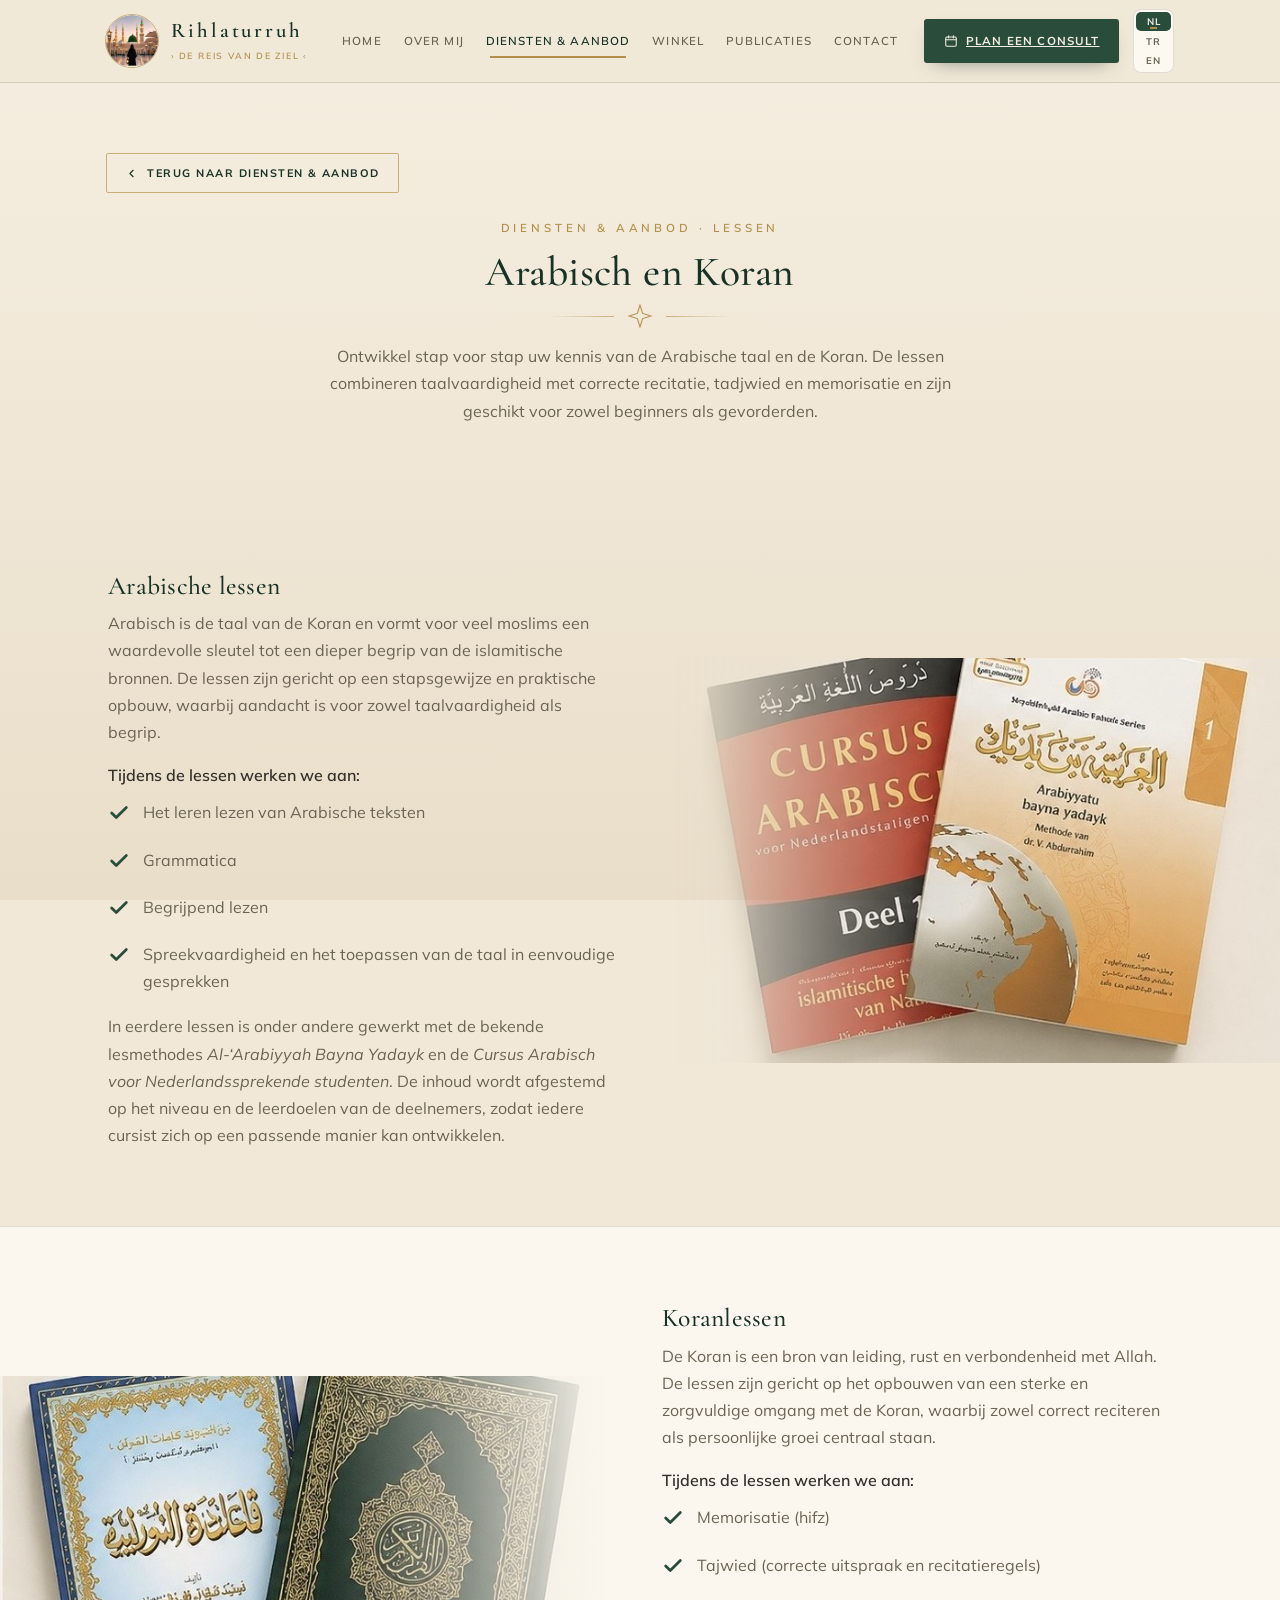
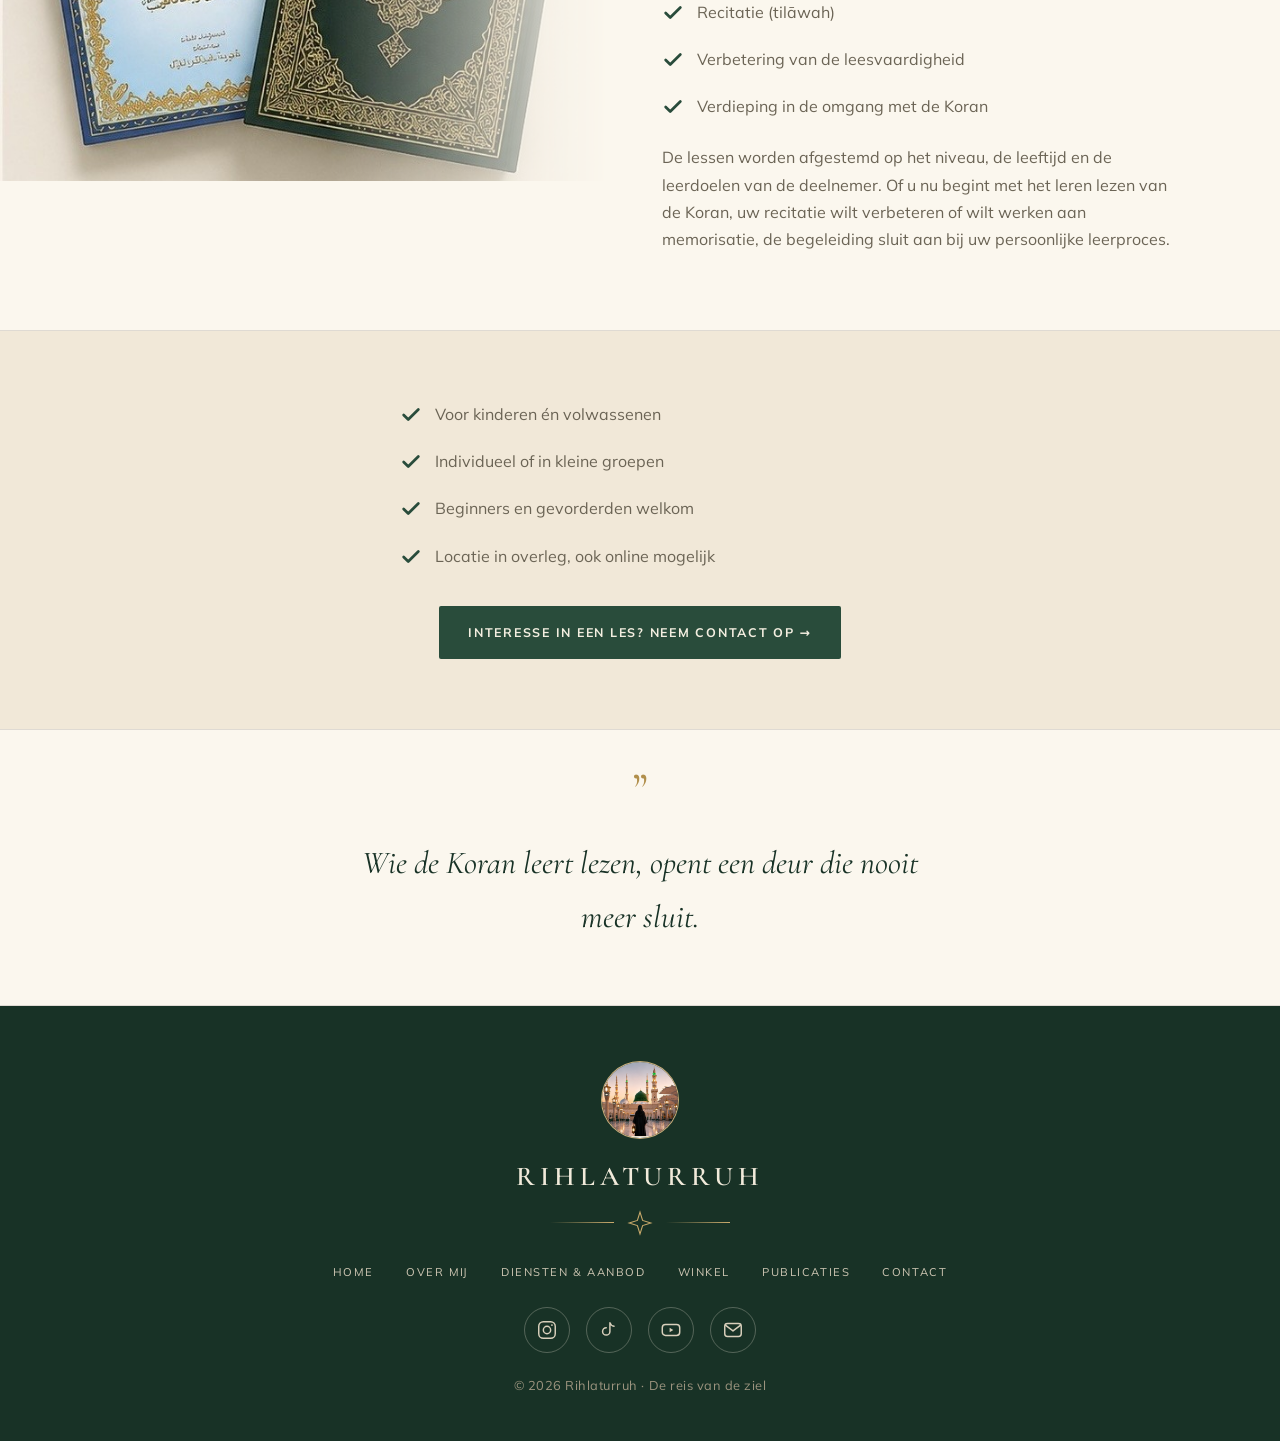
<file: lessen.html>
<!DOCTYPE html>
<html lang="nl">
<head>
<meta charset="UTF-8">
<meta name="viewport" content="width=device-width, initial-scale=1.0">
<title>Lessen Arabisch en Koran — Rihlaturruh · De reis van de ziel</title>
<meta name="description" content="Arabisch en de Koran leren — taalvaardigheid, tadjwied, recitatie en memorisatie, voor kinderen en volwassenen, beginners en gevorderden.">
<meta property="og:title" content="Lessen Arabisch en Koran — Rihlaturruh · De reis van de ziel">
<meta property="og:description" content="Arabisch en de Koran leren — taalvaardigheid, tadjwied, recitatie en memorisatie, voor kinderen en volwassenen, beginners en gevorderden.">
<meta property="og:image" content="logo.png">
<meta property="og:type" content="website">
<link rel="icon" type="image/png" href="logo-mark.png">

<link rel="preconnect" href="https://fonts.googleapis.com">
<link rel="preconnect" href="https://fonts.gstatic.com" crossorigin>
<link href="https://fonts.googleapis.com/css2?family=Cormorant+Garamond:ital,wght@0,400;0,500;0,600;1,400;1,500&family=Mulish:wght@300;400;500;600;700&display=swap" rel="stylesheet">

<link rel="stylesheet" href="style.css">
</head>
<body>

<header class="site-header">
  <div class="wrap">
    <div class="bar">
      <a class="brand" href="index.html#home" aria-label="Naar home">
        <img src="logo-mark.png" alt="">
        <span class="wm"><b>Rihlaturruh</b><span><span class="arw">&#8250;</span> De reis van de ziel <span class="arw">&#8249;</span></span></span>
      </a>
      <nav class="nav" aria-label="Hoofdmenu">
        <a href="index.html#home" class="navlink">Home</a>
        <a href="index.html#over" class="navlink">Over mij</a>
        <a href="index.html#diensten" class="navlink active">Diensten &amp; Aanbod</a>
        <a href="index.html#winkel" class="navlink">Winkel</a>
        <a href="index.html#publicaties" class="navlink">Publicaties</a>
        <a href="index.html#contact" class="navlink">Contact</a>
        <a class="cta" href="https://cal.eu/rihlaturruh" target="_blank" rel="noopener"><svg width="14" height="14" viewBox="0 0 24 24" fill="none" stroke="currentColor" stroke-width="1.8" stroke-linecap="round" stroke-linejoin="round"><rect x="3" y="5" width="18" height="16" rx="2"/><path d="M16 3v4M8 3v4M3 10h18"/></svg>Plan een consult</a>
        <div class="langsw" role="group" aria-label="Taal"><button type="button" data-lang="nl" class="active">NL</button><button type="button" data-lang="tr">TR</button><button type="button" data-lang="en">EN</button></div>
      </nav>
      <button class="menu-toggle" id="menuToggle" aria-label="Menu" aria-expanded="false">
        <svg width="24" height="24" viewBox="0 0 24 24" fill="none" stroke="currentColor" stroke-width="1.7" stroke-linecap="round"><path d="M4 7h16M4 12h16M4 17h16"/></svg>
      </button>
    </div>
    <nav class="mobile-menu" id="mobileMenu">
      <a href="index.html#home" class="navlink">Home</a>
      <a href="index.html#over" class="navlink">Over mij</a>
      <a href="index.html#diensten" class="navlink active">Diensten &amp; Aanbod</a>
      <a href="index.html#winkel" class="navlink">Winkel</a>
      <a href="index.html#publicaties" class="navlink">Publicaties</a>
      <a href="index.html#contact" class="navlink">Contact</a>
      <a class="cta" href="https://cal.eu/rihlaturruh" target="_blank" rel="noopener">Plan een consult</a>
      <div class="langsw" role="group" aria-label="Taal"><button type="button" data-lang="nl" class="active">NL</button><button type="button" data-lang="tr">TR</button><button type="button" data-lang="en">EN</button></div>
    </nav>
  </div>
</header>
<main>
  <section class="block" style="padding-bottom:0">
    <div class="wrap">
      <a href="index.html#diensten" class="btn ghost" style="font-size:.68rem;padding:10px 18px"><svg width="13" height="13" viewBox="0 0 24 24" fill="none" stroke="currentColor" stroke-width="2" stroke-linecap="round" stroke-linejoin="round"><path d="M15 18l-6-6 6-6"/></svg>Terug naar Diensten &amp; Aanbod</a>
    </div>
  </section>

<!-- 02 LESSEN -->
  <section class="block subhead" id="dienst-lessen" style="padding-top:20px">
    <div class="wrap">
      <div class="center">
        <span class="eyebrow">Diensten &amp; Aanbod &middot; Lessen</span>
        <h2 class="title" style="font-size:clamp(1.9rem,4.4vw,2.6rem);margin-top:8px">Arabisch en Koran</h2>
        <div class="flourish"><span class="ln"></span><svg viewBox="0 0 24 24" fill="none" stroke="currentColor" stroke-width="1"><path d="M12 2l2.4 7.6L22 12l-7.6 2.4L12 22l-2.4-7.6L2 12l7.6-2.4z"/></svg><span class="ln r"></span></div>
        <p class="body" style="max-width:66ch;margin:0 auto">Ontwikkel stap voor stap uw kennis van de Arabische taal en de Koran. De lessen combineren taalvaardigheid met correcte recitatie, tadjwied en memorisatie en zijn geschikt voor zowel beginners als gevorderden.</p>
      </div>
    </div>
  </section>

  <section class="bleed">
      <div class="copy">
        <h3 style="font-family:var(--display);font-size:1.6rem;color:var(--green-deep);margin-bottom:10px">Arabische lessen</h3>
        <p class="body">Arabisch is de taal van de Koran en vormt voor veel moslims een waardevolle sleutel tot een dieper begrip van de islamitische bronnen. De lessen zijn gericht op een stapsgewijze en praktische opbouw, waarbij aandacht is voor zowel taalvaardigheid als begrip.</p>
        <p class="body" style="margin-top:16px;font-weight:600;color:var(--ink)">Tijdens de lessen werken we aan:</p>
        <ul class="checklist" style="margin-top:10px">
          <li><span class="ck"><svg viewBox="0 0 24 24" fill="none" stroke="currentColor" stroke-width="3" stroke-linecap="round" stroke-linejoin="round"><path d="M20 6 9 17l-5-5"/></svg></span>Het leren lezen van Arabische teksten</li>
          <li><span class="ck"><svg viewBox="0 0 24 24" fill="none" stroke="currentColor" stroke-width="3" stroke-linecap="round" stroke-linejoin="round"><path d="M20 6 9 17l-5-5"/></svg></span>Grammatica</li>
          <li><span class="ck"><svg viewBox="0 0 24 24" fill="none" stroke="currentColor" stroke-width="3" stroke-linecap="round" stroke-linejoin="round"><path d="M20 6 9 17l-5-5"/></svg></span>Begrijpend lezen</li>
          <li><span class="ck"><svg viewBox="0 0 24 24" fill="none" stroke="currentColor" stroke-width="3" stroke-linecap="round" stroke-linejoin="round"><path d="M20 6 9 17l-5-5"/></svg></span>Spreekvaardigheid en het toepassen van de taal in eenvoudige gesprekken</li>
        </ul>
        <p class="body" style="margin-top:18px">In eerdere lessen is onder andere gewerkt met de bekende lesmethodes <em>Al-&lsquo;Arabiyyah Bayna Yadayk</em> en de <em>Cursus Arabisch voor Nederlandssprekende studenten</em>. De inhoud wordt afgestemd op het niveau en de leerdoelen van de deelnemers, zodat iedere cursist zich op een passende manier kan ontwikkelen.</p></div>
      <div class="media"><img src="l-arabisch-foto.jpg" alt="Het Arabisch alfabet leren" loading="lazy"></div>
    </section>

  <section class="bleed reverse band">
      <div class="copy">
        <h3 style="font-family:var(--display);font-size:1.6rem;color:var(--green-deep);margin-bottom:10px">Koranlessen</h3>
        <p class="body">De Koran is een bron van leiding, rust en verbondenheid met Allah. De lessen zijn gericht op het opbouwen van een sterke en zorgvuldige omgang met de Koran, waarbij zowel correct reciteren als persoonlijke groei centraal staan.</p>
        <p class="body" style="margin-top:16px;font-weight:600;color:var(--ink)">Tijdens de lessen werken we aan:</p>
        <ul class="checklist" style="margin-top:10px">
          <li><span class="ck"><svg viewBox="0 0 24 24" fill="none" stroke="currentColor" stroke-width="3" stroke-linecap="round" stroke-linejoin="round"><path d="M20 6 9 17l-5-5"/></svg></span>Memorisatie (hifz)</li>
          <li><span class="ck"><svg viewBox="0 0 24 24" fill="none" stroke="currentColor" stroke-width="3" stroke-linecap="round" stroke-linejoin="round"><path d="M20 6 9 17l-5-5"/></svg></span>Tajwied (correcte uitspraak en recitatieregels)</li>
          <li><span class="ck"><svg viewBox="0 0 24 24" fill="none" stroke="currentColor" stroke-width="3" stroke-linecap="round" stroke-linejoin="round"><path d="M20 6 9 17l-5-5"/></svg></span>Recitatie (til&#257;wah)</li>
          <li><span class="ck"><svg viewBox="0 0 24 24" fill="none" stroke="currentColor" stroke-width="3" stroke-linecap="round" stroke-linejoin="round"><path d="M20 6 9 17l-5-5"/></svg></span>Verbetering van de leesvaardigheid</li>
          <li><span class="ck"><svg viewBox="0 0 24 24" fill="none" stroke="currentColor" stroke-width="3" stroke-linecap="round" stroke-linejoin="round"><path d="M20 6 9 17l-5-5"/></svg></span>Verdieping in de omgang met de Koran</li>
        </ul>
        <p class="body" style="margin-top:18px">De lessen worden afgestemd op het niveau, de leeftijd en de leerdoelen van de deelnemer. Of u nu begint met het leren lezen van de Koran, uw recitatie wilt verbeteren of wilt werken aan memorisatie, de begeleiding sluit aan bij uw persoonlijke leerproces.</p></div>
      <div class="media"><img src="l-koran-foto.jpg" alt="Een oude Koran op een leestafel" loading="lazy"></div>
    </section>

  <section class="block subhead">
    <div class="wrap">
      <ul class="checklist" style="max-width:480px;margin:0 auto">
        <li><span class="ck"><svg viewBox="0 0 24 24" fill="none" stroke="currentColor" stroke-width="3" stroke-linecap="round" stroke-linejoin="round"><path d="M20 6 9 17l-5-5"/></svg></span>Voor kinderen &eacute;n volwassenen</li>
        <li><span class="ck"><svg viewBox="0 0 24 24" fill="none" stroke="currentColor" stroke-width="3" stroke-linecap="round" stroke-linejoin="round"><path d="M20 6 9 17l-5-5"/></svg></span>Individueel of in kleine groepen</li>
        <li><span class="ck"><svg viewBox="0 0 24 24" fill="none" stroke="currentColor" stroke-width="3" stroke-linecap="round" stroke-linejoin="round"><path d="M20 6 9 17l-5-5"/></svg></span>Beginners en gevorderden welkom</li>
        <li><span class="ck"><svg viewBox="0 0 24 24" fill="none" stroke="currentColor" stroke-width="3" stroke-linecap="round" stroke-linejoin="round"><path d="M20 6 9 17l-5-5"/></svg></span>Locatie in overleg, ook online mogelijk</li>
      </ul>
      <div class="btns" style="justify-content:center;margin-top:30px">
        <a class="btn primary" href="index.html#contact">Interesse in een les? Neem contact op &rarr;</a>
      </div>
    </div>
  </section>

    <div class="quote">
    <span class="mk">&rdquo;</span>
    <p>Wie de Koran leert lezen, opent een deur die nooit meer sluit.</p>
  </div>

</main>

<footer class="site-footer">
  <div class="wrap">
    <img class="fmark" src="logo-mark.png" alt="Rihlaturruh">
    <div class="fwm">Rihlaturruh</div>
    <div class="flourish"><span class="ln"></span>
      <svg viewBox="0 0 24 24" fill="none" stroke="currentColor" stroke-width="1"><path d="M12 2l2.4 7.6L22 12l-7.6 2.4L12 22l-2.4-7.6L2 12l7.6-2.4z"/></svg>
      <span class="ln r"></span></div>
    <nav class="fnav">
      <a href="index.html#home" class="navlink">Home</a>
      <a href="index.html#over" class="navlink">Over mij</a>
      <a href="index.html#diensten" class="navlink">Diensten &amp; Aanbod</a>
      <a href="index.html#winkel" class="navlink">Winkel</a>
      <a href="index.html#publicaties" class="navlink">Publicaties</a>
      <a href="index.html#contact" class="navlink">Contact</a>
    </nav>
    <div class="socials">
      <a href="https://www.instagram.com/rihlaturruh" target="_blank" rel="noopener" aria-label="Instagram"><svg viewBox="0 0 24 24" fill="none" stroke="currentColor" stroke-width="1.6" stroke-linecap="round" stroke-linejoin="round"><rect x="3" y="3" width="18" height="18" rx="5"/><circle cx="12" cy="12" r="4"/><circle cx="17.4" cy="6.6" r="1" fill="currentColor" stroke="none"/></svg></a>
      <a href="https://www.tiktok.com/@rihlaturruh" target="_blank" rel="noopener" aria-label="TikTok"><svg viewBox="0 0 24 24" fill="none" stroke="currentColor" stroke-width="1.6" stroke-linecap="round" stroke-linejoin="round"><path d="M9 9.5a4 4 0 1 0 4 4V4c.6 2.2 2.3 3.6 4.5 3.8"/></svg></a>
      <a href="https://youtube.com/@rihlaturruh" target="_blank" rel="noopener" aria-label="YouTube"><svg viewBox="0 0 24 24" fill="none" stroke="currentColor" stroke-width="1.6" stroke-linecap="round" stroke-linejoin="round"><rect x="2.5" y="6" width="19" height="12" rx="3.5"/><path d="M10.5 9.5v5l4-2.5z" fill="currentColor" stroke="none"/></svg></a>
      <a href="mailto:rihlaturruh@gmail.com" aria-label="E-mail"><svg viewBox="0 0 24 24" fill="none" stroke="currentColor" stroke-width="1.6" stroke-linecap="round" stroke-linejoin="round"><rect x="3" y="5" width="18" height="14" rx="3"/><path d="m4 7 8 6 8-6"/></svg></a>
    </div>
    <p class="fsmall">&copy; <span id="year"></span> Rihlaturruh &middot; De reis van de ziel</p>
  </div>
</footer>
<script>
  var mobileMenu=document.getElementById('mobileMenu');
  var menuToggle=document.getElementById('menuToggle');
  menuToggle.addEventListener('click',function(){var o=mobileMenu.classList.toggle('open');menuToggle.setAttribute('aria-expanded',o?'true':'false')});
  document.getElementById('year').textContent=new Date().getFullYear();
</script>
<script src="i18n.js"></script>
</body>
</html>
</file>
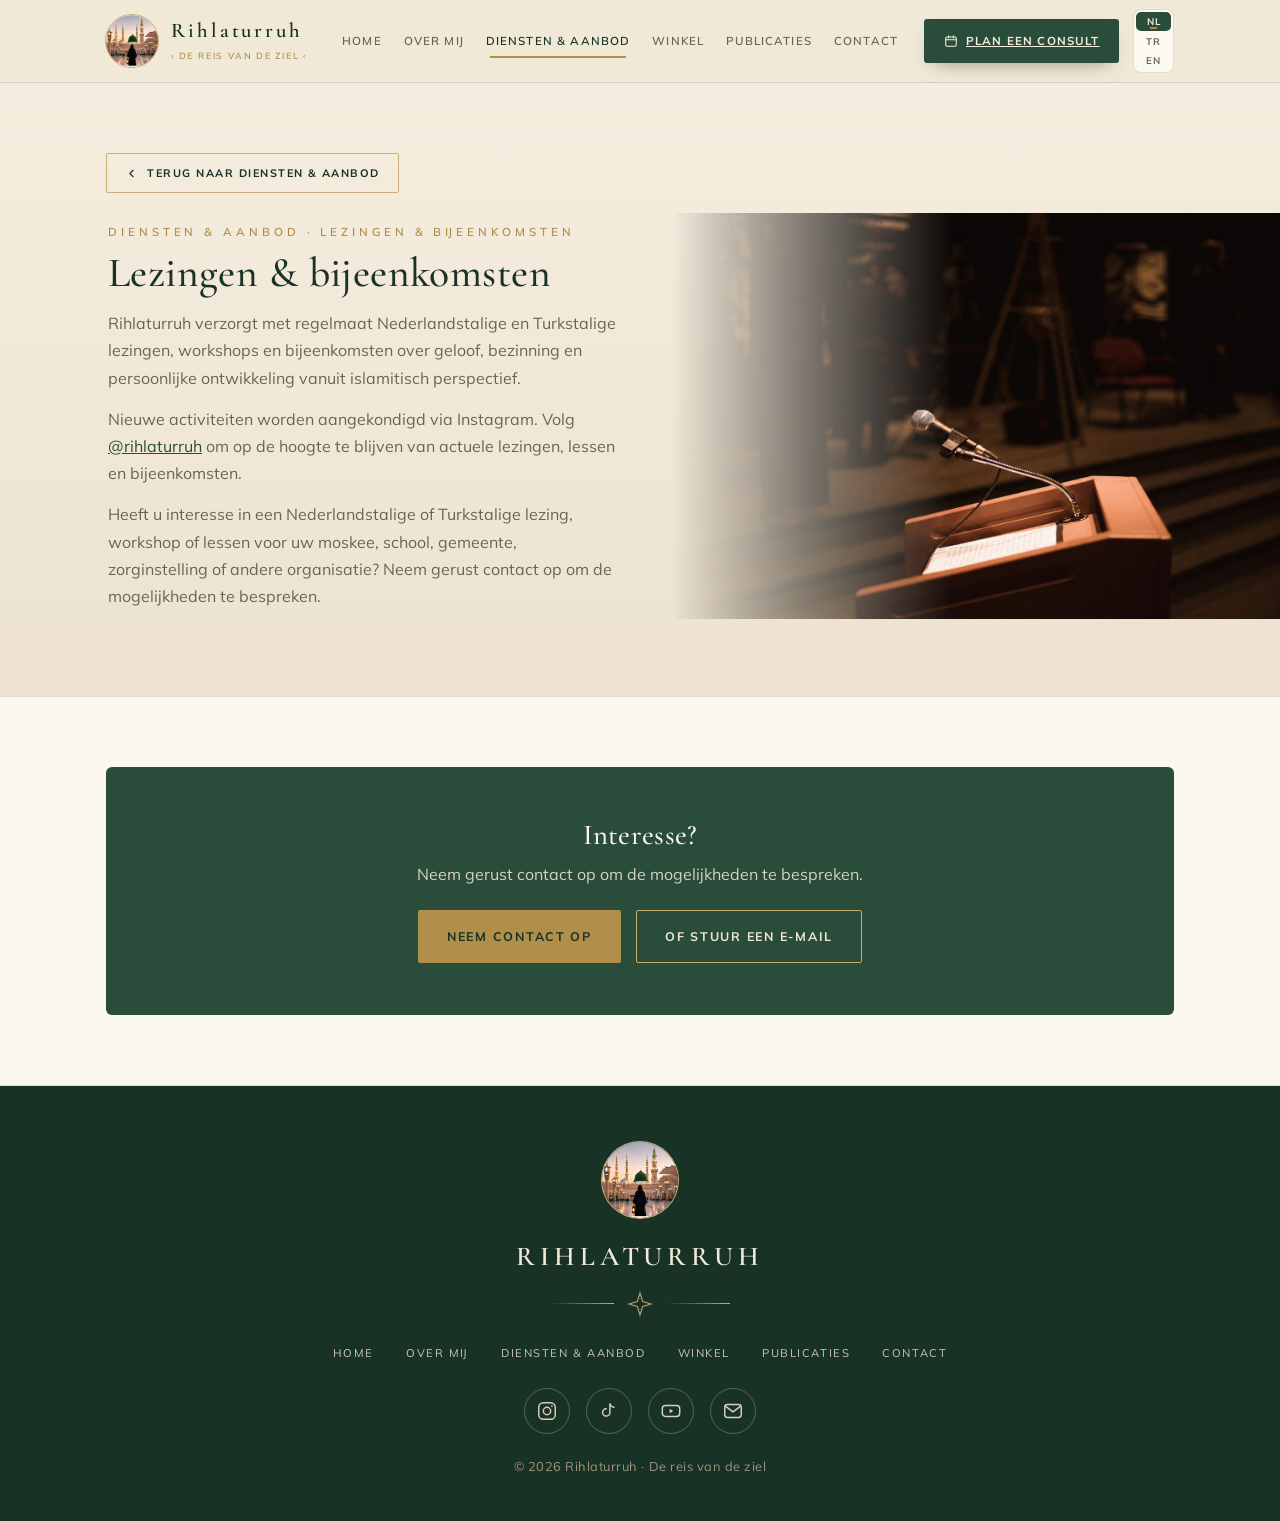
<file: lezingen.html>
<!DOCTYPE html>
<html lang="nl">
<head>
<meta charset="UTF-8">
<meta name="viewport" content="width=device-width, initial-scale=1.0">
<title>Lezingen &amp; bijeenkomsten — Rihlaturruh · De reis van de ziel</title>
<meta name="description" content="Nederlandstalige en Turkstalige lezingen, workshops en bijeenkomsten over geloof, bezinning en persoonlijke ontwikkeling vanuit islamitisch perspectief.">
<meta property="og:title" content="Lezingen &amp; bijeenkomsten — Rihlaturruh · De reis van de ziel">
<meta property="og:description" content="Nederlandstalige en Turkstalige lezingen, workshops en bijeenkomsten over geloof, bezinning en persoonlijke ontwikkeling vanuit islamitisch perspectief.">
<meta property="og:image" content="logo.png">
<meta property="og:type" content="website">
<link rel="icon" type="image/png" href="logo-mark.png">

<link rel="preconnect" href="https://fonts.googleapis.com">
<link rel="preconnect" href="https://fonts.gstatic.com" crossorigin>
<link href="https://fonts.googleapis.com/css2?family=Cormorant+Garamond:ital,wght@0,400;0,500;0,600;1,400;1,500&family=Mulish:wght@300;400;500;600;700&display=swap" rel="stylesheet">

<link rel="stylesheet" href="style.css">
</head>
<body>

<header class="site-header">
  <div class="wrap">
    <div class="bar">
      <a class="brand" href="index.html#home" aria-label="Naar home">
        <img src="logo-mark.png" alt="">
        <span class="wm"><b>Rihlaturruh</b><span><span class="arw">&#8250;</span> De reis van de ziel <span class="arw">&#8249;</span></span></span>
      </a>
      <nav class="nav" aria-label="Hoofdmenu">
        <a href="index.html#home" class="navlink">Home</a>
        <a href="index.html#over" class="navlink">Over mij</a>
        <a href="index.html#diensten" class="navlink active">Diensten &amp; Aanbod</a>
        <a href="index.html#winkel" class="navlink">Winkel</a>
        <a href="index.html#publicaties" class="navlink">Publicaties</a>
        <a href="index.html#contact" class="navlink">Contact</a>
        <a class="cta" href="https://cal.eu/rihlaturruh" target="_blank" rel="noopener"><svg width="14" height="14" viewBox="0 0 24 24" fill="none" stroke="currentColor" stroke-width="1.8" stroke-linecap="round" stroke-linejoin="round"><rect x="3" y="5" width="18" height="16" rx="2"/><path d="M16 3v4M8 3v4M3 10h18"/></svg>Plan een consult</a>
        <div class="langsw" role="group" aria-label="Taal"><button type="button" data-lang="nl" class="active">NL</button><button type="button" data-lang="tr">TR</button><button type="button" data-lang="en">EN</button></div>
      </nav>
      <button class="menu-toggle" id="menuToggle" aria-label="Menu" aria-expanded="false">
        <svg width="24" height="24" viewBox="0 0 24 24" fill="none" stroke="currentColor" stroke-width="1.7" stroke-linecap="round"><path d="M4 7h16M4 12h16M4 17h16"/></svg>
      </button>
    </div>
    <nav class="mobile-menu" id="mobileMenu">
      <a href="index.html#home" class="navlink">Home</a>
      <a href="index.html#over" class="navlink">Over mij</a>
      <a href="index.html#diensten" class="navlink active">Diensten &amp; Aanbod</a>
      <a href="index.html#winkel" class="navlink">Winkel</a>
      <a href="index.html#publicaties" class="navlink">Publicaties</a>
      <a href="index.html#contact" class="navlink">Contact</a>
      <a class="cta" href="https://cal.eu/rihlaturruh" target="_blank" rel="noopener">Plan een consult</a>
      <div class="langsw" role="group" aria-label="Taal"><button type="button" data-lang="nl" class="active">NL</button><button type="button" data-lang="tr">TR</button><button type="button" data-lang="en">EN</button></div>
    </nav>
  </div>
</header>
<main>
  <section class="block" style="padding-bottom:0">
    <div class="wrap">
      <a href="index.html#diensten" class="btn ghost" style="font-size:.68rem;padding:10px 18px"><svg width="13" height="13" viewBox="0 0 24 24" fill="none" stroke="currentColor" stroke-width="2" stroke-linecap="round" stroke-linejoin="round"><path d="M15 18l-6-6 6-6"/></svg>Terug naar Diensten &amp; Aanbod</a>
    </div>
  </section>

<!-- 03 LEZINGEN & BIJEENKOMSTEN -->
  <section class="bleed" id="dienst-lezingen" style="padding-top:20px">
      <div class="copy">
        <span class="eyebrow">Diensten &amp; Aanbod &middot; Lezingen &amp; bijeenkomsten</span>
        <h2 class="title" style="font-size:clamp(1.9rem,4.4vw,2.6rem);margin-top:8px">Lezingen &amp; bijeenkomsten</h2>
        <p class="body" style="margin-top:14px">Rihlaturruh verzorgt met regelmaat Nederlandstalige en Turkstalige lezingen, workshops en bijeenkomsten over geloof, bezinning en persoonlijke ontwikkeling vanuit islamitisch perspectief.</p>
        <p class="body" style="margin-top:14px">Nieuwe activiteiten worden aangekondigd via Instagram. Volg <a href="https://www.instagram.com/rihlaturruh" target="_blank" rel="noopener" style="color:var(--green);text-decoration:underline">@rihlaturruh</a> om op de hoogte te blijven van actuele lezingen, lessen en bijeenkomsten.</p>
        <p class="body" style="margin-top:14px">Heeft u interesse in een Nederlandstalige of Turkstalige lezing, workshop of lessen voor uw moskee, school, gemeente, zorginstelling of andere organisatie? Neem gerust contact op om de mogelijkheden te bespreken.</p>
      </div>
      <div class="media"><img src="p-lezingen.jpg" alt="Spreekgestoelte voor een lezing" loading="lazy"></div>
    </section>

  <section class="block band">
    <div class="wrap">
      <div class="ctaband" style="text-align:center">
        <h3 style="color:#FBF7EE;font-size:1.8rem;margin-bottom:10px">Interesse?</h3>
        <p style="color:#D9D2C0;max-width:60ch;margin:0 auto 22px">Neem gerust contact op om de mogelijkheden te bespreken.</p>
        <div class="btns" style="justify-content:center">
          <a class="btn primary" href="index.html#contact" style="background:var(--gold);color:var(--green-deep)">Neem contact op</a>
          <a class="btn ghost" href="mailto:rihlaturruh@gmail.com" style="color:#EDE6D5;border-color:var(--gold-soft)">Of stuur een e-mail</a>
        </div>
      </div>
    </div>
  </section>

</main>

<footer class="site-footer">
  <div class="wrap">
    <img class="fmark" src="logo-mark.png" alt="Rihlaturruh">
    <div class="fwm">Rihlaturruh</div>
    <div class="flourish"><span class="ln"></span>
      <svg viewBox="0 0 24 24" fill="none" stroke="currentColor" stroke-width="1"><path d="M12 2l2.4 7.6L22 12l-7.6 2.4L12 22l-2.4-7.6L2 12l7.6-2.4z"/></svg>
      <span class="ln r"></span></div>
    <nav class="fnav">
      <a href="index.html#home" class="navlink">Home</a>
      <a href="index.html#over" class="navlink">Over mij</a>
      <a href="index.html#diensten" class="navlink">Diensten &amp; Aanbod</a>
      <a href="index.html#winkel" class="navlink">Winkel</a>
      <a href="index.html#publicaties" class="navlink">Publicaties</a>
      <a href="index.html#contact" class="navlink">Contact</a>
    </nav>
    <div class="socials">
      <a href="https://www.instagram.com/rihlaturruh" target="_blank" rel="noopener" aria-label="Instagram"><svg viewBox="0 0 24 24" fill="none" stroke="currentColor" stroke-width="1.6" stroke-linecap="round" stroke-linejoin="round"><rect x="3" y="3" width="18" height="18" rx="5"/><circle cx="12" cy="12" r="4"/><circle cx="17.4" cy="6.6" r="1" fill="currentColor" stroke="none"/></svg></a>
      <a href="https://www.tiktok.com/@rihlaturruh" target="_blank" rel="noopener" aria-label="TikTok"><svg viewBox="0 0 24 24" fill="none" stroke="currentColor" stroke-width="1.6" stroke-linecap="round" stroke-linejoin="round"><path d="M9 9.5a4 4 0 1 0 4 4V4c.6 2.2 2.3 3.6 4.5 3.8"/></svg></a>
      <a href="https://youtube.com/@rihlaturruh" target="_blank" rel="noopener" aria-label="YouTube"><svg viewBox="0 0 24 24" fill="none" stroke="currentColor" stroke-width="1.6" stroke-linecap="round" stroke-linejoin="round"><rect x="2.5" y="6" width="19" height="12" rx="3.5"/><path d="M10.5 9.5v5l4-2.5z" fill="currentColor" stroke="none"/></svg></a>
      <a href="mailto:rihlaturruh@gmail.com" aria-label="E-mail"><svg viewBox="0 0 24 24" fill="none" stroke="currentColor" stroke-width="1.6" stroke-linecap="round" stroke-linejoin="round"><rect x="3" y="5" width="18" height="14" rx="3"/><path d="m4 7 8 6 8-6"/></svg></a>
    </div>
    <p class="fsmall">&copy; <span id="year"></span> Rihlaturruh &middot; De reis van de ziel</p>
  </div>
</footer>
<script>
  var mobileMenu=document.getElementById('mobileMenu');
  var menuToggle=document.getElementById('menuToggle');
  menuToggle.addEventListener('click',function(){var o=mobileMenu.classList.toggle('open');menuToggle.setAttribute('aria-expanded',o?'true':'false')});
  document.getElementById('year').textContent=new Date().getFullYear();
</script>
<script src="i18n.js"></script>
</body>
</html>
</file>
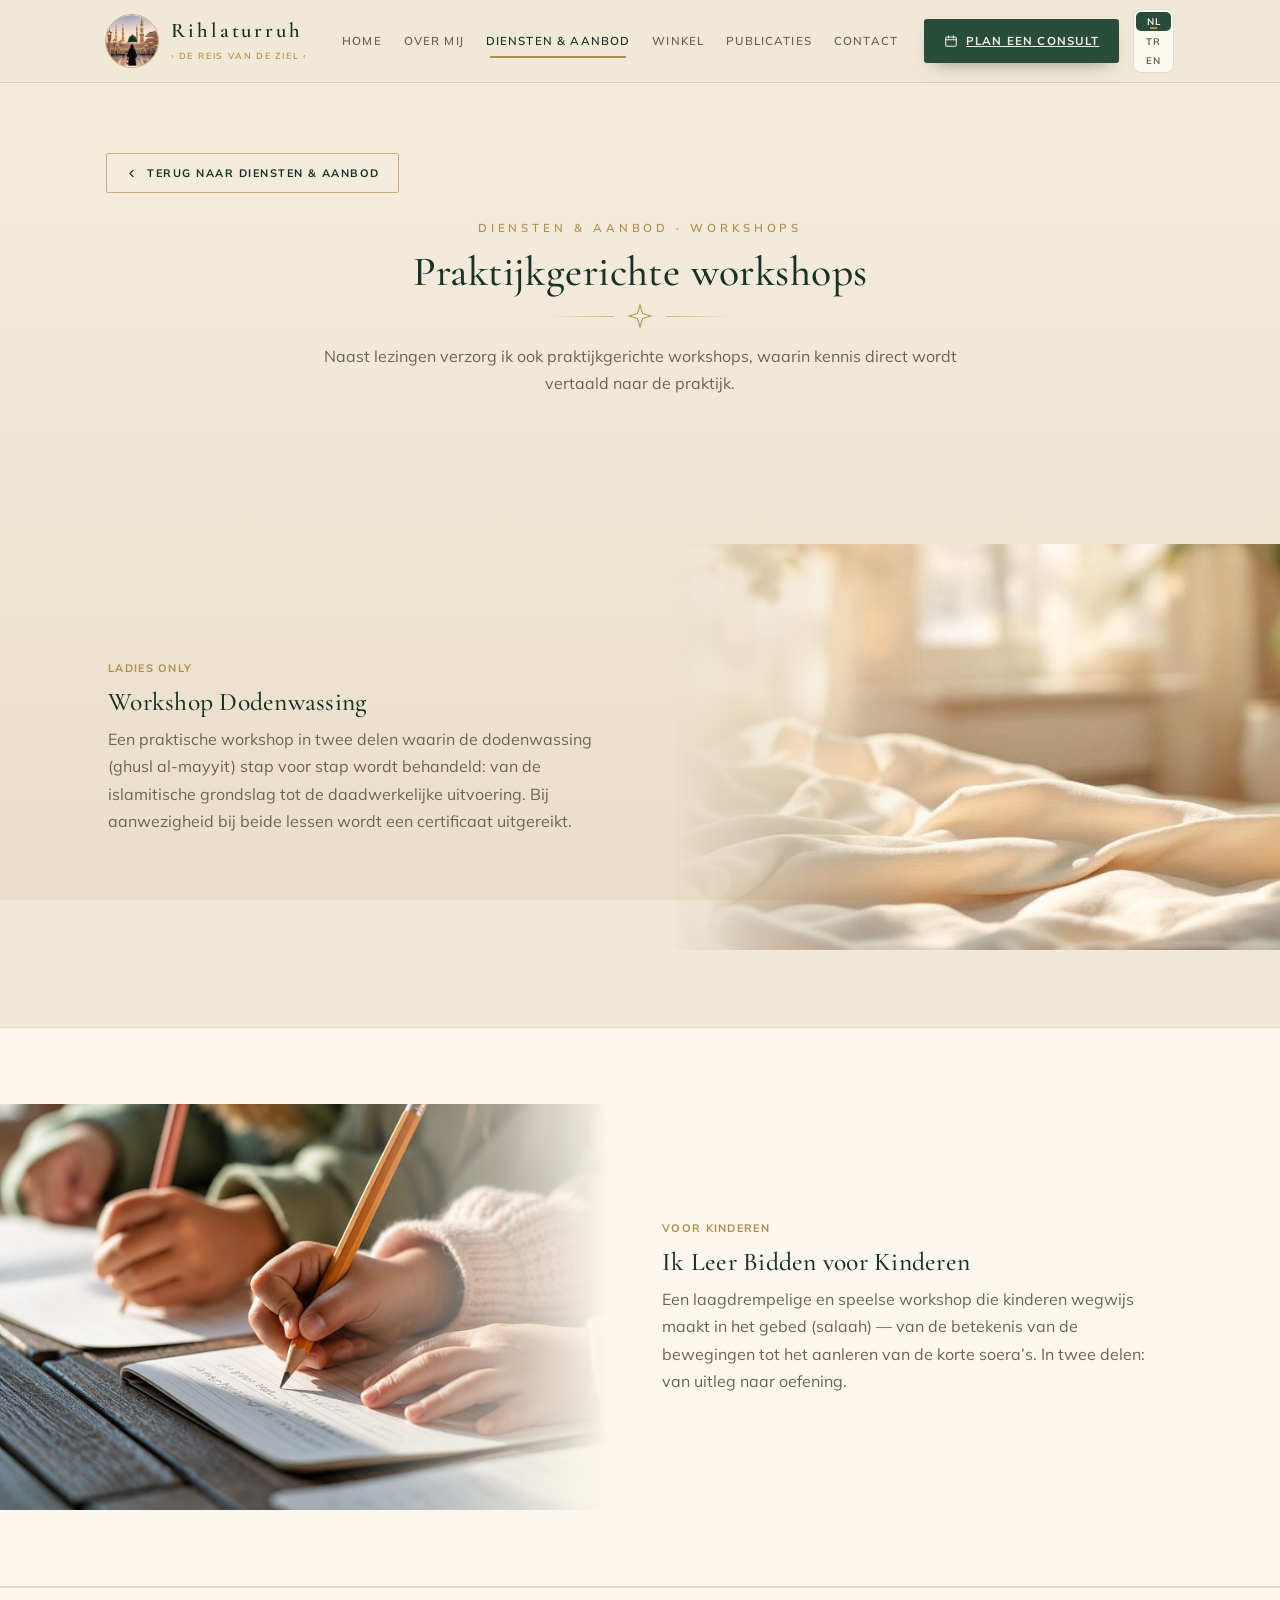
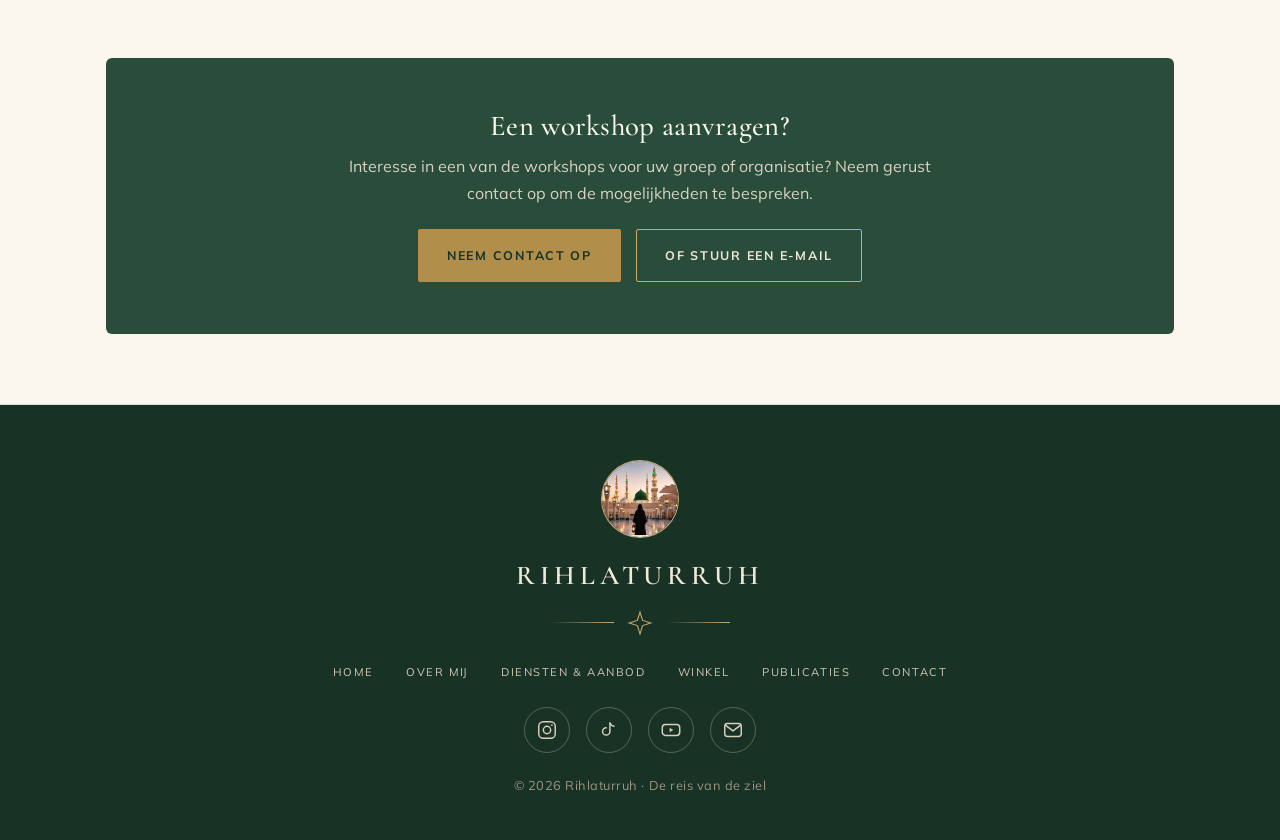
<file: workshops.html>
<!DOCTYPE html>
<html lang="nl">
<head>
<meta charset="UTF-8">
<meta name="viewport" content="width=device-width, initial-scale=1.0">
<title>Workshops — Rihlaturruh · De reis van de ziel</title>
<meta name="description" content="Praktijkgerichte workshops zoals Workshop Dodenwassing en Ik Leer Bidden voor Kinderen.">
<meta property="og:title" content="Workshops — Rihlaturruh · De reis van de ziel">
<meta property="og:description" content="Praktijkgerichte workshops zoals Workshop Dodenwassing en Ik Leer Bidden voor Kinderen.">
<meta property="og:image" content="logo.png">
<meta property="og:type" content="website">
<link rel="icon" type="image/png" href="logo-mark.png">

<link rel="preconnect" href="https://fonts.googleapis.com">
<link rel="preconnect" href="https://fonts.gstatic.com" crossorigin>
<link href="https://fonts.googleapis.com/css2?family=Cormorant+Garamond:ital,wght@0,400;0,500;0,600;1,400;1,500&family=Mulish:wght@300;400;500;600;700&display=swap" rel="stylesheet">

<link rel="stylesheet" href="style.css">
</head>
<body>

<header class="site-header">
  <div class="wrap">
    <div class="bar">
      <a class="brand" href="index.html#home" aria-label="Naar home">
        <img src="logo-mark.png" alt="">
        <span class="wm"><b>Rihlaturruh</b><span><span class="arw">&#8250;</span> De reis van de ziel <span class="arw">&#8249;</span></span></span>
      </a>
      <nav class="nav" aria-label="Hoofdmenu">
        <a href="index.html#home" class="navlink">Home</a>
        <a href="index.html#over" class="navlink">Over mij</a>
        <a href="index.html#diensten" class="navlink active">Diensten &amp; Aanbod</a>
        <a href="index.html#winkel" class="navlink">Winkel</a>
        <a href="index.html#publicaties" class="navlink">Publicaties</a>
        <a href="index.html#contact" class="navlink">Contact</a>
        <a class="cta" href="https://cal.eu/rihlaturruh" target="_blank" rel="noopener"><svg width="14" height="14" viewBox="0 0 24 24" fill="none" stroke="currentColor" stroke-width="1.8" stroke-linecap="round" stroke-linejoin="round"><rect x="3" y="5" width="18" height="16" rx="2"/><path d="M16 3v4M8 3v4M3 10h18"/></svg>Plan een consult</a>
        <div class="langsw" role="group" aria-label="Taal"><button type="button" data-lang="nl" class="active">NL</button><button type="button" data-lang="tr">TR</button><button type="button" data-lang="en">EN</button></div>
      </nav>
      <button class="menu-toggle" id="menuToggle" aria-label="Menu" aria-expanded="false">
        <svg width="24" height="24" viewBox="0 0 24 24" fill="none" stroke="currentColor" stroke-width="1.7" stroke-linecap="round"><path d="M4 7h16M4 12h16M4 17h16"/></svg>
      </button>
    </div>
    <nav class="mobile-menu" id="mobileMenu">
      <a href="index.html#home" class="navlink">Home</a>
      <a href="index.html#over" class="navlink">Over mij</a>
      <a href="index.html#diensten" class="navlink active">Diensten &amp; Aanbod</a>
      <a href="index.html#winkel" class="navlink">Winkel</a>
      <a href="index.html#publicaties" class="navlink">Publicaties</a>
      <a href="index.html#contact" class="navlink">Contact</a>
      <a class="cta" href="https://cal.eu/rihlaturruh" target="_blank" rel="noopener">Plan een consult</a>
      <div class="langsw" role="group" aria-label="Taal"><button type="button" data-lang="nl" class="active">NL</button><button type="button" data-lang="tr">TR</button><button type="button" data-lang="en">EN</button></div>
    </nav>
  </div>
</header>
<main>
  <section class="block" style="padding-bottom:0">
    <div class="wrap">
      <a href="index.html#diensten" class="btn ghost" style="font-size:.68rem;padding:10px 18px"><svg width="13" height="13" viewBox="0 0 24 24" fill="none" stroke="currentColor" stroke-width="2" stroke-linecap="round" stroke-linejoin="round"><path d="M15 18l-6-6 6-6"/></svg>Terug naar Diensten &amp; Aanbod</a>
    </div>
  </section>

<!-- 04 WORKSHOPS -->
  <section class="block subhead" id="dienst-workshops" style="padding-top:20px">
    <div class="wrap">
      <div class="center">
        <span class="eyebrow">Diensten &amp; Aanbod &middot; Workshops</span>
        <h2 class="title" style="font-size:clamp(1.9rem,4.4vw,2.6rem);margin-top:8px">Praktijkgerichte workshops</h2>
        <div class="flourish"><span class="ln"></span><svg viewBox="0 0 24 24" fill="none" stroke="currentColor" stroke-width="1"><path d="M12 2l2.4 7.6L22 12l-7.6 2.4L12 22l-2.4-7.6L2 12l7.6-2.4z"/></svg><span class="ln r"></span></div>
        <p class="body" style="max-width:66ch;margin:0 auto">Naast lezingen verzorg ik ook praktijkgerichte workshops, waarin kennis direct wordt vertaald naar de praktijk.</p>
      </div>
    </div>
  </section>

  <section class="bleed">
      <div class="copy">
        <span class="wtag">Ladies only</span>
        <h3 style="font-family:var(--display);font-size:1.6rem;color:var(--green-deep);margin:2px 0 10px">Workshop Dodenwassing</h3>
        <p class="body">Een praktische workshop in twee delen waarin de dodenwassing (ghusl al-mayyit) stap voor stap wordt behandeld: van de islamitische grondslag tot de daadwerkelijke uitvoering. Bij aanwezigheid bij beide lessen wordt een certificaat uitgereikt.</p></div>
      <div class="media"><img src="w-dodenwassing-foto.jpg" alt="Zachte doeken, symbool voor de dodenwassing" loading="lazy"></div>
    </section>

  <section class="bleed reverse band">
      <div class="copy">
        <span class="wtag">Voor kinderen</span>
        <h3 style="font-family:var(--display);font-size:1.6rem;color:var(--green-deep);margin:2px 0 10px">Ik Leer Bidden voor Kinderen</h3>
        <p class="body">Een laagdrempelige en speelse workshop die kinderen wegwijs maakt in het gebed (salaah) &mdash; van de betekenis van de bewegingen tot het aanleren van de korte soera&rsquo;s. In twee delen: van uitleg naar oefening.</p></div>
      <div class="media"><img src="w-ikleerbidden-foto.jpg" alt="Kinderen die leren schrijven" loading="lazy"></div>
    </section>

    <section class="block band">
    <div class="wrap">
      <div class="ctaband" style="text-align:center">
        <h3 style="color:#FBF7EE;font-size:1.8rem;margin-bottom:10px">Een workshop aanvragen?</h3>
        <p style="color:#D9D2C0;max-width:60ch;margin:0 auto 22px">Interesse in een van de workshops voor uw groep of organisatie? Neem gerust contact op om de mogelijkheden te bespreken.</p>
        <div class="btns" style="justify-content:center">
          <a class="btn primary" href="index.html#contact" style="background:var(--gold);color:var(--green-deep)">Neem contact op</a>
          <a class="btn ghost" href="mailto:rihlaturruh@gmail.com" style="color:#EDE6D5;border-color:var(--gold-soft)">Of stuur een e-mail</a>
        </div>
      </div>
    </div>
  </section>

</main>

<footer class="site-footer">
  <div class="wrap">
    <img class="fmark" src="logo-mark.png" alt="Rihlaturruh">
    <div class="fwm">Rihlaturruh</div>
    <div class="flourish"><span class="ln"></span>
      <svg viewBox="0 0 24 24" fill="none" stroke="currentColor" stroke-width="1"><path d="M12 2l2.4 7.6L22 12l-7.6 2.4L12 22l-2.4-7.6L2 12l7.6-2.4z"/></svg>
      <span class="ln r"></span></div>
    <nav class="fnav">
      <a href="index.html#home" class="navlink">Home</a>
      <a href="index.html#over" class="navlink">Over mij</a>
      <a href="index.html#diensten" class="navlink">Diensten &amp; Aanbod</a>
      <a href="index.html#winkel" class="navlink">Winkel</a>
      <a href="index.html#publicaties" class="navlink">Publicaties</a>
      <a href="index.html#contact" class="navlink">Contact</a>
    </nav>
    <div class="socials">
      <a href="https://www.instagram.com/rihlaturruh" target="_blank" rel="noopener" aria-label="Instagram"><svg viewBox="0 0 24 24" fill="none" stroke="currentColor" stroke-width="1.6" stroke-linecap="round" stroke-linejoin="round"><rect x="3" y="3" width="18" height="18" rx="5"/><circle cx="12" cy="12" r="4"/><circle cx="17.4" cy="6.6" r="1" fill="currentColor" stroke="none"/></svg></a>
      <a href="https://www.tiktok.com/@rihlaturruh" target="_blank" rel="noopener" aria-label="TikTok"><svg viewBox="0 0 24 24" fill="none" stroke="currentColor" stroke-width="1.6" stroke-linecap="round" stroke-linejoin="round"><path d="M9 9.5a4 4 0 1 0 4 4V4c.6 2.2 2.3 3.6 4.5 3.8"/></svg></a>
      <a href="https://youtube.com/@rihlaturruh" target="_blank" rel="noopener" aria-label="YouTube"><svg viewBox="0 0 24 24" fill="none" stroke="currentColor" stroke-width="1.6" stroke-linecap="round" stroke-linejoin="round"><rect x="2.5" y="6" width="19" height="12" rx="3.5"/><path d="M10.5 9.5v5l4-2.5z" fill="currentColor" stroke="none"/></svg></a>
      <a href="mailto:rihlaturruh@gmail.com" aria-label="E-mail"><svg viewBox="0 0 24 24" fill="none" stroke="currentColor" stroke-width="1.6" stroke-linecap="round" stroke-linejoin="round"><rect x="3" y="5" width="18" height="14" rx="3"/><path d="m4 7 8 6 8-6"/></svg></a>
    </div>
    <p class="fsmall">&copy; <span id="year"></span> Rihlaturruh &middot; De reis van de ziel</p>
  </div>
</footer>
<script>
  var mobileMenu=document.getElementById('mobileMenu');
  var menuToggle=document.getElementById('menuToggle');
  menuToggle.addEventListener('click',function(){var o=mobileMenu.classList.toggle('open');menuToggle.setAttribute('aria-expanded',o?'true':'false')});
  document.getElementById('year').textContent=new Date().getFullYear();
</script>
<script src="i18n.js"></script>
</body>
</html>
</file>
<file: style.css>
:root{
    --paper:#F1E8D8; --paper-2:#E9DEC9; --band:#FBF7EE; --card:#FCF9F1;
    --green:#294C3B; --green-deep:#183226; --green-tint:#E1E8DF;
    --gold:#B18F4B; --gold-soft:#CBAB6C; --gold-line:#C9AE7A;
    --ink:#33302A; --ink-soft:#6B6455; --line:rgba(51,48,42,.14);
    --display:"Cormorant Garamond", Georgia, serif;
    --body:"Mulish", system-ui, sans-serif;
    --wrap:1120px;
    --stage:1500px;
  }
  *{box-sizing:border-box;margin:0;padding:0}
  html{scroll-behavior:smooth}
  body{font-family:var(--body);color:var(--ink);background:var(--paper);line-height:1.7;font-weight:400;-webkit-font-smoothing:antialiased;overflow-x:hidden}
  body::before{content:"";position:fixed;inset:0;background:linear-gradient(180deg,#F5EEE0 0%,var(--paper) 42%,var(--paper-2) 100%);z-index:-2}
  a{color:inherit}
  img{max-width:100%;display:block}
  .wrap{width:100%;max-width:var(--wrap);margin:0 auto;padding:0 26px}

  /* ---------------- ORNAMENTS ---------------- */
  .flourish{display:flex;align-items:center;justify-content:center;gap:13px;color:var(--gold);margin:14px 0}
  .flourish.left{justify-content:flex-start}
  .flourish .ln{height:1px;width:64px;background:linear-gradient(90deg,transparent,var(--gold-line))}
  .flourish.left .ln:first-child{display:none}
  .flourish .ln.r{background:linear-gradient(90deg,var(--gold-line),transparent)}
  .flourish svg{width:26px;height:26px;flex:0 0 auto}
  .eyebrow{font-size:.72rem;letter-spacing:.34em;text-transform:uppercase;color:var(--gold);font-weight:600}

  /* ---------------- HEADER ---------------- */
  .site-header{position:sticky;top:0;z-index:60;background:rgba(241,232,216,.9);backdrop-filter:blur(10px);border-bottom:1px solid var(--line)}
  .bar{display:flex;align-items:center;gap:20px;height:82px}
  .brand{display:flex;align-items:center;gap:13px;cursor:pointer;background:none;border:0;color:inherit;text-decoration:none;flex:none}
  .brand img{width:52px;height:52px;border-radius:50%;object-fit:cover;box-shadow:0 0 0 1px var(--gold-line);flex:none}
  .brand .wm{display:flex;flex-direction:column;line-height:1;text-align:left;white-space:nowrap}
  .brand .wm b{font-family:var(--display);font-weight:600;font-size:1.3rem;letter-spacing:.14em;color:var(--green-deep);white-space:nowrap}
  .brand .wm span{font-size:.56rem;letter-spacing:.2em;text-transform:uppercase;color:var(--gold);font-weight:600;margin-top:5px;white-space:nowrap;display:inline-block}

  .nav{margin-left:auto;display:flex;align-items:center;gap:2px}
  .nav button,.nav a.navlink{font:inherit;font-size:.72rem;font-weight:600;letter-spacing:.1em;text-transform:uppercase;color:var(--ink-soft);background:none;border:0;padding:9px 10px;cursor:pointer;transition:color .2s;white-space:nowrap;position:relative;text-decoration:none;display:inline-block}
  .nav button:hover,.nav a.navlink:hover{color:var(--green-deep)}
  .nav button.active,.nav a.navlink.active{color:var(--green-deep)}
  .nav button.active::after,.nav a.navlink.active::after{content:"";position:absolute;left:14px;right:14px;bottom:2px;height:1.5px;background:var(--gold)}
  .nav .cta{margin-left:14px;background:var(--green);color:#F3EEE0;border-radius:3px;padding:12px 20px;letter-spacing:.1em;font-size:.72rem;font-weight:700;text-transform:uppercase;white-space:nowrap;flex:none;display:inline-flex;align-items:center;gap:8px;box-shadow:0 8px 20px -10px rgba(24,50,38,.55);transition:transform .2s,box-shadow .2s,background .2s}
  .nav .cta:hover{background:var(--green-deep);color:#fff;transform:translateY(-2px);box-shadow:0 14px 28px -12px rgba(24,50,38,.7)}
  .nav .cta::after{display:none}

  .menu-toggle{margin-left:auto;display:none;background:none;border:1px solid var(--line);border-radius:4px;width:46px;height:46px;cursor:pointer;color:var(--green-deep)}
  .mobile-menu{display:none;flex-direction:column;padding:6px 0 18px;border-top:1px solid var(--line)}
  .mobile-menu button,.mobile-menu a.navlink{font:inherit;font-size:.82rem;font-weight:600;letter-spacing:.12em;text-transform:uppercase;text-align:left;background:none;border:0;padding:15px 4px;color:var(--ink);cursor:pointer;border-bottom:1px solid var(--line);text-decoration:none;display:block}
  .mobile-menu button.active,.mobile-menu a.navlink.active{color:var(--green-deep)}
  .mobile-menu .cta{color:#fff;background:var(--green);border-radius:2px;margin-top:14px;text-align:center;border-bottom:0}
  @media(max-width:1180px){ .nav{display:none} .menu-toggle{display:grid;place-items:center} .mobile-menu.open{display:flex} }

  /* ---------------- PAGES ---------------- */
  .page{display:none;animation:fade .55s ease}
  .page.active{display:block}
  @keyframes fade{from{opacity:0;transform:translateY(12px)}to{opacity:1;transform:none}}

  section.block{padding:70px 0}
  .band{background:var(--band);border-top:1px solid var(--line);border-bottom:1px solid var(--line)}
  h1,h2,h3{font-family:var(--display);font-weight:500;color:var(--green-deep);line-height:1.12}
  h2.title{font-size:clamp(2.1rem,5vw,3.1rem);letter-spacing:.01em}
  h3{font-size:1.5rem;letter-spacing:.01em}
  .lead{font-size:1.1rem;color:var(--ink-soft);max-width:60ch}
  .center{text-align:center}
  .center .lead{margin-left:auto;margin-right:auto}
  .measure{max-width:66ch}
  p.body{color:var(--ink-soft)}
  p.body+p.body{margin-top:15px}

  /* ---------------- HERO ---------------- */
  .hero{position:relative;text-align:center;padding:86px 0 62px}
  .hero::before{content:"";position:absolute;inset:-30px 0 auto;height:420px;z-index:-1;
    background:radial-gradient(70% 100% at 50% 0,rgba(203,171,108,.34) 0,rgba(203,171,108,0) 62%)}
  .hero .mark{width:132px;height:132px;border-radius:50%;object-fit:cover;margin:0 auto 26px;box-shadow:0 18px 46px -20px rgba(24,50,38,.6),0 0 0 1px var(--gold-line)}
  .hero h1{font-size:clamp(3rem,10vw,5rem);letter-spacing:.14em;text-transform:uppercase;font-weight:600}
  .hero .sub{max-width:52ch;margin:22px auto 0;color:var(--ink-soft);font-size:1.12rem}
  .hero .btns{margin-top:34px}

  /* ---------------- BUTTONS ---------------- */
  .btns{display:flex;gap:15px;flex-wrap:wrap}
  .center .btns,.hero .btns{justify-content:center}
  .btn{font:inherit;font-size:.78rem;font-weight:700;letter-spacing:.14em;text-transform:uppercase;padding:15px 28px;border-radius:2px;cursor:pointer;border:1px solid transparent;transition:transform .2s,box-shadow .2s,background .2s,color .2s;text-decoration:none;display:inline-flex;align-items:center;gap:9px}
  .btn.primary{background:var(--green);color:#F3EEE0}
  .btn.primary:hover{background:var(--green-deep);color:#fff;transform:translateY(-2px);box-shadow:0 14px 28px -14px rgba(24,50,38,.7)}
  .btn.ghost{background:transparent;color:var(--green-deep);border-color:var(--gold-line)}
  .btn.ghost:hover{background:rgba(41,76,59,.06);transform:translateY(-2px)}

  /* ---------------- CARDS ---------------- */
  .grid{display:grid;gap:22px}
  .grid.c2{grid-template-columns:repeat(2,1fr)}
  .grid.c3{grid-template-columns:repeat(3,1fr)}
  .grid.c4{grid-template-columns:repeat(4,1fr)}
  @media(max-width:900px){.grid.c3,.grid.c4{grid-template-columns:repeat(2,1fr)}}
  @media(max-width:620px){.grid.c2,.grid.c3,.grid.c4{grid-template-columns:1fr}}

  .card{background:var(--card);border:1px solid var(--line);border-radius:4px;padding:32px 28px;transition:transform .25s,box-shadow .25s,border-color .25s;text-align:center}
  a.card{text-decoration:none;display:block}
  a.card:hover{transform:translateY(-5px);border-color:var(--gold-line);box-shadow:0 22px 40px -24px rgba(24,50,38,.5)}
  .ic{width:62px;height:62px;border-radius:50%;background:var(--green);color:var(--gold-soft);display:grid;place-items:center;margin:0 auto 18px;box-shadow:0 0 0 6px rgba(41,76,59,.08)}
  .ic svg{width:28px;height:28px}
  .card h3{margin-bottom:10px}
  .card .body{font-size:.98rem;color:var(--ink-soft)}
  .card .more{margin-top:16px;display:inline-block;font-size:.72rem;letter-spacing:.16em;text-transform:uppercase;color:var(--gold);font-weight:700}

  .card.plain{text-align:left;padding:30px}

  /* ---------------- "IN ONTWIKKELING" BADGE ---------------- */
  .dev-badge{display:inline-flex;align-items:center;gap:7px;font-size:.68rem;font-weight:700;letter-spacing:.1em;text-transform:uppercase;color:var(--green-deep);background:var(--gold-soft);border-radius:999px;padding:8px 16px;align-self:flex-start}
  .dev-badge svg{width:13px;height:13px;flex:none}
  .card .dev-ribbon{position:absolute;top:16px;right:16px;font-size:.62rem;font-weight:700;letter-spacing:.08em;text-transform:uppercase;color:var(--green-deep);background:var(--gold-soft);border-radius:999px;padding:5px 11px}
  .card{position:relative}
  .card.plain .ic{margin:0 0 16px}

  /* ---------------- STATS DASHBOARD ---------------- */
  .stats-dash{display:grid;grid-template-columns:repeat(4,1fr);gap:18px}
  @media(max-width:900px){.stats-dash{grid-template-columns:repeat(2,1fr)}}
  @media(max-width:520px){.stats-dash{grid-template-columns:1fr}}
  .stat-tile{background:var(--green-deep);border-radius:6px;padding:30px 20px;text-align:center;color:#F3EEE0;position:relative;overflow:hidden}
  .stat-tile::before{content:"";position:absolute;inset:0;background:radial-gradient(120% 100% at 50% -10%,rgba(203,171,108,.28),transparent 60%)}
  .stat-tile .num{font-family:var(--display);font-size:clamp(1.9rem,4vw,2.6rem);font-weight:600;color:var(--gold-soft);position:relative;line-height:1}
  .stat-tile .lbl{margin-top:9px;font-size:.76rem;letter-spacing:.03em;color:#D9D2C0;position:relative;line-height:1.4}

  /* ---------------- SUBNAV PILLS ---------------- */
  .subhead{padding-top:26px}
  .subhead .flourish{margin-top:8px}

  /* ---------------- FLYER GRID / LIGHTBOX ---------------- */
  .year-toggle{width:100%;display:flex;align-items:center;justify-content:space-between;gap:14px;margin:20px 0 0;padding:18px 22px;background:var(--card);border:1px solid var(--line);border-radius:14px;cursor:pointer;text-align:left;font-family:inherit;transition:border-color .2s,box-shadow .2s}
  .year-toggle:first-of-type{margin-top:4px}
  .year-toggle:hover{border-color:var(--gold-soft);box-shadow:var(--shadow)}
  .year-toggle .yt-year{font-family:var(--display);font-size:clamp(1.5rem,4vw,2rem);font-weight:700;color:var(--green);white-space:nowrap}
  .year-toggle .yt-right{display:flex;align-items:center;gap:12px;flex:none}
  .year-toggle .yt-count{font-size:.74rem;letter-spacing:.05em;color:var(--ink-soft);background:var(--paper);border-radius:999px;padding:7px 15px;font-weight:600;white-space:nowrap}
  .year-toggle .yt-chev{width:18px;height:18px;color:var(--gold);flex:none;transition:transform .3s ease}
  .year-toggle[aria-expanded="true"] .yt-chev{transform:rotate(180deg)}
  .year-panel{display:grid;grid-template-rows:0fr;transition:grid-template-rows .4s ease}
  .year-panel.open{grid-template-rows:1fr}
  .year-panel-inner{overflow:hidden}
  .year-panel .flyer-grid{margin-top:18px}
  @media(max-width:480px){.year-toggle{padding:15px 16px}.year-toggle .yt-count{padding:6px 11px;font-size:.68rem}}
  .flyer-grid{display:grid;grid-template-columns:repeat(4,1fr);gap:18px}
  @media(max-width:1000px){.flyer-grid{grid-template-columns:repeat(3,1fr)}}
  @media(max-width:700px){.flyer-grid{grid-template-columns:repeat(2,1fr)}}
  @media(max-width:420px){.flyer-grid{grid-template-columns:1fr}}
  .flyer-tile{background:var(--card);border:1px solid var(--line);border-radius:4px;overflow:hidden;cursor:pointer;transition:transform .25s,box-shadow .25s,border-color .25s;text-align:left;font:inherit;padding:0;display:block;width:100%}
  .flyer-tile:hover{transform:translateY(-4px);border-color:var(--gold-line);box-shadow:0 18px 34px -22px rgba(24,50,38,.5)}
  .flyer-tile .fimgwrap{aspect-ratio:4/5;overflow:hidden;background:#EFE7D5}
  .flyer-tile img{width:100%;height:100%;object-fit:cover;display:block}
  .flyer-tile .fcap{padding:12px 14px}
  .flyer-tile .fcap .fdate{font-size:.64rem;letter-spacing:.1em;text-transform:uppercase;color:var(--gold);font-weight:700}
  .flyer-tile .fcap .ftitle{font-family:var(--display);font-size:1rem;color:var(--green-deep);margin-top:3px;line-height:1.25}

  .lightbox{position:fixed;inset:0;background:rgba(24,26,20,.92);z-index:200;display:none;align-items:center;justify-content:center;padding:40px 20px}
  .lightbox.open{display:flex}
  .lightbox .lb-inner{max-width:min(92vw,720px);max-height:88vh;text-align:center}
  .lightbox img{max-width:100%;max-height:74vh;border-radius:4px;box-shadow:0 30px 60px -20px rgba(0,0,0,.6);margin:0 auto;display:block}
  .lightbox .lb-cap{color:#F3EEE0;margin-top:16px;font-family:var(--display);font-size:1.1rem}
  .lightbox .lb-close{position:absolute;top:22px;right:26px;background:none;border:0;color:#F3EEE0;font-size:2.2rem;cursor:pointer;line-height:1}

  /* ---------------- WORKSHOP CARDS ---------------- */
  .workshop-card{display:grid;grid-template-columns:200px 1fr;gap:26px;background:var(--card);border:1px solid var(--line);border-radius:6px;padding:28px;align-items:start;margin-bottom:22px}
  .workshop-card.text-only{grid-template-columns:1fr}
  @media(max-width:700px){.workshop-card{grid-template-columns:1fr}}
  .workshop-card.noimg{grid-template-columns:1fr}
  .workshop-card .wimgs{display:flex;gap:8px}
  .workshop-card .wimgs button{padding:0;border:0;background:none;cursor:pointer;flex:1;font:inherit}
  .workshop-card .wimgs img{width:100%;border-radius:4px;aspect-ratio:3/4;object-fit:cover;transition:transform .2s;display:block}
  .workshop-card .wimgs img:hover{transform:scale(1.03)}
  .workshop-card h3{font-size:1.35rem;margin-bottom:8px}
  .workshop-card .wtag,.wtag{display:inline-block;font-size:.68rem;letter-spacing:.12em;text-transform:uppercase;color:var(--gold);font-weight:700;margin-bottom:8px}

  /* checklist */
  .checklist{list-style:none;display:flex;flex-direction:column;gap:14px}
  .checklist li{display:flex;gap:13px;align-items:flex-start;color:var(--ink-soft)}
  .checklist svg{width:22px;height:22px;flex:0 0 auto;color:var(--green);margin-top:3px}

  /* callout */
  .callout{background:var(--green);color:#EAE3D2;border-radius:4px;padding:30px 34px;font-family:var(--display);font-size:1.5rem;line-height:1.4;font-style:italic}
  .callout.small{font-size:1.15rem}

  /* quote band */
  .quote{background:var(--band);color:var(--ink);text-align:center;padding:60px 0;border-top:1px solid var(--line);border-bottom:1px solid var(--line)}
  .quote .mk{color:var(--gold);font-family:var(--display);font-size:3rem;line-height:0;display:block;height:26px}
  .quote p{font-family:var(--display);font-style:italic;font-size:clamp(1.4rem,3.4vw,2rem);max-width:44ch;margin:20px auto 0;color:var(--green-deep)}

  /* two-col feature */
  .split{display:grid;grid-template-columns:1fr 1fr;gap:48px;align-items:stretch}
  .split > *:not(.imgpanel){display:flex;flex-direction:column;justify-content:center;min-width:0}
  @media(max-width:900px){.split{grid-template-columns:1fr;gap:28px}.split > *:not(.imgpanel){display:block}.imgpanel,.imgpanel img{min-height:300px}}

  /* small feature list (waarvoor) */
  .feat{display:flex;gap:15px;align-items:flex-start}
  .feat .fi{width:48px;height:48px;border-radius:50%;background:var(--green-tint);color:var(--green);display:grid;place-items:center;flex:0 0 auto}
  .feat .fi svg{width:24px;height:24px}
  .feat h3{font-size:1.15rem;margin-bottom:4px}
  .feat p{font-size:.95rem;color:var(--ink-soft)}

  /* newsletter / CTA band */
  .ctaband{background:var(--green);color:#EDE6D5;border-radius:6px;text-align:center;padding:52px 34px}
  .ctaband h3{color:#FBF7EE;font-size:2rem;margin-bottom:10px}
  .ctaband p{color:#D9D2C0;max-width:52ch;margin:0 auto 26px}
  .ctaband .btn.primary{background:var(--gold);color:var(--green-deep)}
  .ctaband .btn.primary:hover{background:var(--gold-soft)}

  /* contact */
  .form{display:flex;flex-direction:column;gap:16px}
  .form label{font-size:.72rem;letter-spacing:.12em;text-transform:uppercase;font-weight:700;color:var(--ink-soft);margin-bottom:-8px}
  .form input,.form textarea{font:inherit;font-size:1rem;padding:14px 16px;border:1px solid var(--line);border-radius:3px;background:var(--card);color:var(--ink)}
  .form input:focus,.form textarea:focus{outline:none;border-color:var(--green);box-shadow:0 0 0 3px rgba(41,76,59,.12)}
  .form textarea{min-height:140px;resize:vertical}
  .info-row{display:flex;align-items:center;gap:13px;margin-top:14px;color:var(--ink-soft)}
  .info-row .ci{width:44px;height:44px;flex:0 0 auto}
  .info-row a{color:var(--green-deep);font-weight:600;text-decoration:none}

  /* ---------------- FOOTER ---------------- */
  .site-footer{background:var(--green-deep);color:#CFC7B4;padding:56px 0 44px;text-align:center}
  .site-footer .fmark{width:76px;height:76px;border-radius:50%;object-fit:cover;margin:0 auto 16px;box-shadow:0 0 0 1px var(--gold-line)}
  .site-footer .fwm{font-family:var(--display);font-size:1.7rem;letter-spacing:.18em;text-transform:uppercase;color:#F1EADA;font-weight:600}
  .site-footer .flourish{color:var(--gold-soft);margin:10px 0 22px}
  .site-footer .flourish .ln,.site-footer .flourish .ln.r{background:linear-gradient(90deg,transparent,var(--gold-soft))}
  .socials{display:flex;justify-content:center;gap:16px;margin:6px 0 22px}
  .socials a{width:46px;height:46px;border-radius:50%;display:grid;place-items:center;border:1px solid rgba(241,234,218,.28);color:#D9D0BC;transition:transform .2s,color .2s,border-color .2s}
  .socials a:hover{transform:translateY(-3px);color:var(--gold-soft);border-color:var(--gold-soft)}
  .socials svg{width:22px;height:22px;display:block}
  .fsmall{font-size:.8rem;color:#9C947F;letter-spacing:.04em}

  /* ---- split hero (home) ---- */
  .hero2{display:grid;grid-template-columns:1.02fr .98fr;align-items:stretch;border-bottom:1px solid var(--line)}
  .hero2 .left{padding:80px 40px 80px max(26px,calc((100vw - var(--wrap))/2 + 26px));display:flex;flex-direction:column;justify-content:center}
  .hero2 .hero-wm{font-family:var(--display);font-weight:600;text-transform:uppercase;letter-spacing:.11em;font-size:clamp(2.7rem,6vw,4.4rem);color:var(--green-deep);line-height:1;margin:0}
  .hero2 .hero-tag{font-size:.82rem;letter-spacing:.34em;text-transform:uppercase;color:var(--gold);font-weight:600;margin:14px 0 0}
  .hero2 .hero-sub{max-width:44ch;margin:22px 0 0;color:var(--ink-soft);font-size:1.1rem}
  .hero2 .btns{margin-top:32px}
  .hero2 .right{background:var(--green-tint);display:grid;place-items:center;min-height:540px;position:relative;overflow:hidden;padding:0}
  .hero2 .right img{width:100%;height:100%;min-height:540px;object-fit:cover;display:block}
  @media(max-width:900px){.hero2{grid-template-columns:1fr}.hero2 .left{padding:60px 26px 38px;text-align:center;align-items:center}.hero2 .hero-sub{margin-left:auto;margin-right:auto}.hero2 .btns{justify-content:center}.hero2 .right{min-height:300px;padding:0}}
  /* uppercase serif heading + art panels */
  h2.title.up{text-transform:uppercase;letter-spacing:.07em;font-size:clamp(1.7rem,4vw,2.4rem)}
  .split.alt{align-items:stretch}
  .artpanel{border-radius:6px;background:linear-gradient(140deg,var(--green-tint),#EFE3CC);min-height:360px;display:grid;place-items:center;border:1px solid var(--line);overflow:hidden;padding:34px}
  .artpanel svg{width:80%;max-width:270px;color:var(--green);opacity:.9}
  .ie-text .flourish{justify-content:center}
  .visie-h{font-family:var(--display);font-weight:500;font-size:clamp(1.7rem,3.4vw,2.3rem);line-height:1.24;color:var(--green-deep);margin:12px 0 16px}
  /* card upgrades */
  .card h3.up{text-transform:uppercase;letter-spacing:.09em;font-size:1.3rem}
  .card .titleorn{color:var(--gold);margin:6px 0 14px;display:flex;justify-content:center}
  .card .titleorn svg{width:22px;height:22px}
  .card .checklist{max-width:240px;margin:0 auto;text-align:left;gap:12px}
  .card .checklist li{color:var(--ink-soft);font-size:.98rem;align-items:center}
  .card .checklist .ck{width:20px;height:20px;border-radius:50%;background:var(--gold);color:#fff;display:grid;place-items:center;flex:0 0 auto}
  .card .checklist .ck svg{width:12px;height:12px}
  .card .arrow-link{margin-top:20px;display:inline-flex;align-items:center;gap:9px;font-size:.72rem;letter-spacing:.16em;text-transform:uppercase;color:var(--gold);font-weight:700}
  .brand .wm .arw{color:var(--gold)}
  /* ---- over mij ---- */
  .tagflourish{display:inline-flex;align-items:center;gap:14px;color:var(--gold);margin:8px 0 14px}
  .tagflourish .ln{height:1px;width:44px;background:linear-gradient(90deg,var(--gold-line),transparent)}
  .tagflourish .ln.r{background:linear-gradient(90deg,transparent,var(--gold-line))}
  .tagflourish .eyebrow{margin:0}
  .photopanel{background:linear-gradient(140deg,#EEDDC4,#E7C9A5 60%,#DDBE9A);border-radius:6px;display:grid;place-items:center;min-height:460px;overflow:hidden;padding:34px;border:1px solid var(--line)}
  .photopanel img{width:min(88%,400px);aspect-ratio:1;border-radius:50%;object-fit:cover;box-shadow:0 24px 58px -20px rgba(24,50,38,.6),0 0 0 1px var(--gold-line)}
  .trio{display:grid;grid-template-columns:1fr 1fr .95fr;gap:40px;align-items:stretch}
  .trio .artpanel{min-height:100%}
  @media(max-width:900px){.trio{grid-template-columns:1fr;gap:32px}}
  .center-icon{color:var(--gold);display:flex;justify-content:center;margin-bottom:10px}
  .center-icon svg{width:34px;height:34px}
  .valgrid{display:grid;grid-template-columns:repeat(5,1fr);gap:28px;text-align:center;margin-top:32px}
  @media(max-width:980px){.valgrid{grid-template-columns:repeat(3,1fr);row-gap:36px}}
  @media(max-width:560px){.valgrid{grid-template-columns:repeat(2,1fr)}}
  .val .vi{color:var(--green);display:flex;justify-content:center;margin-bottom:12px}
  .val .vi svg{width:40px;height:40px}
  .val h3{font-size:1.15rem;margin-bottom:6px}
  .val p{font-size:.85rem;color:var(--ink-soft);line-height:1.5;max-width:22ch;margin:0 auto}
  .quote .sub{font-family:var(--body);font-style:normal;font-size:.98rem;color:var(--ink-soft);max-width:70ch;margin:14px auto 0;line-height:1.65}
  /* footer nav */
  .fnav{display:flex;justify-content:center;gap:6px 22px;flex-wrap:wrap;margin-bottom:20px}
  .fnav button,.fnav a.navlink{font:inherit;font-size:.7rem;letter-spacing:.14em;text-transform:uppercase;color:#CFC7B4;background:none;border:0;cursor:pointer;padding:5px;text-decoration:none;display:inline-block}
  .fnav button:hover,.fnav a.navlink:hover{color:#F1EADA}
  .waarvoor{display:grid;grid-template-columns:repeat(6,1fr);gap:22px;text-align:center;margin-top:30px}
  @media(max-width:1000px){.waarvoor{grid-template-columns:repeat(3,1fr);row-gap:38px}}
  @media(max-width:600px){.waarvoor{grid-template-columns:repeat(2,1fr)}}
  .wv .wic{width:64px;height:64px;border-radius:50%;background:#EFE6D6;color:var(--green-deep);display:grid;place-items:center;margin:0 auto 14px;border:1px solid var(--line)}
  .wv .wic svg{width:28px;height:28px}
  .wv h3{font-size:1.08rem;margin-bottom:8px;line-height:1.22}
  .wv p{font-size:.84rem;color:var(--ink-soft);line-height:1.5;max-width:24ch;margin:0 auto}
  .langs{list-style:none;display:flex;flex-direction:column;gap:14px;margin-top:10px}
  .langs li{display:flex;align-items:center;gap:12px;color:var(--ink-soft)}
  .langs svg{width:22px;height:22px;color:var(--green);flex:0 0 auto}
  .panel{background:var(--band);border:1px solid var(--line);border-radius:12px;padding:clamp(26px,4vw,46px)}
  .contactinfo h3{font-size:1.15rem;margin-bottom:4px}
  .contactinfo .row{display:flex;gap:16px;align-items:flex-start;padding:6px 0}
  .contactinfo .cic{width:52px;height:52px;border-radius:50%;background:var(--green);color:#F1EADA;display:grid;place-items:center;flex:0 0 auto}
  .contactinfo .cic svg{width:24px;height:24px}
  .contactinfo p{font-size:.92rem;color:var(--ink-soft);margin-bottom:4px}
  .contactinfo a{color:var(--gold);font-weight:600;text-decoration:none}
  .contactinfo .divider{height:1px;background:var(--line);margin:20px 0}
  .form select{font:inherit;font-size:1rem;padding:14px 16px;border:1px solid var(--line);border-radius:3px;background:var(--card);color:var(--ink)}
  .form select:focus{outline:none;border-color:var(--green);box-shadow:0 0 0 3px rgba(41,76,59,.12)}
  .form .btn.primary{justify-content:center}
  .dotlist{list-style:none;display:flex;flex-direction:column;gap:9px;margin:8px 0 14px}
  .dotlist li{display:flex;gap:12px;align-items:flex-start;color:var(--ink-soft);font-size:.96rem}
  .dotlist .db{width:15px;height:15px;border-radius:50%;border:1.5px solid var(--gold);flex:0 0 auto;margin-top:5px;position:relative}
  .dotlist .db::after{content:"";position:absolute;inset:3.5px;border-radius:50%;background:var(--gold)}
  .imgpanel{border-radius:6px;overflow:hidden;border:1px solid var(--line);min-height:380px;background:var(--green-tint)}
  .imgpanel img{width:100%;height:100%;min-height:380px;object-fit:cover;display:block}
  @media(prefers-reduced-motion:reduce){.page{animation:none}html{scroll-behavior:auto}}
  /* ================= PROFESSIONEEL LAYOUT-SYSTEEM ================= */
  .split{grid-template-columns:1fr 1fr;gap:60px;align-items:center}
  .split.alt{align-items:center}
  .split > *{min-width:0}
  .split.reverse .imgpanel{order:-1}
  .imgpanel{aspect-ratio:4/3;min-height:0;border:0;box-shadow:none;background:none;border-radius:0;overflow:visible}
  .imgpanel img{width:100%;height:100%;aspect-ratio:4/3;object-fit:cover;display:block;-webkit-mask-image:linear-gradient(to right,transparent 0,rgba(0,0,0,.35) 7%,#000 20%,#000 80%,rgba(0,0,0,.35) 93%,transparent 100%),linear-gradient(to bottom,transparent 0,rgba(0,0,0,.35) 7%,#000 20%,#000 80%,rgba(0,0,0,.35) 93%,transparent 100%);-webkit-mask-composite:source-in;mask-image:linear-gradient(to right,transparent 0,rgba(0,0,0,.35) 7%,#000 20%,#000 80%,rgba(0,0,0,.35) 93%,transparent 100%),linear-gradient(to bottom,transparent 0,rgba(0,0,0,.35) 7%,#000 20%,#000 80%,rgba(0,0,0,.35) 93%,transparent 100%);mask-composite:intersect}
  .hero-wm{font-family:var(--display);font-weight:600;text-transform:uppercase;letter-spacing:.1em;font-size:clamp(2.3rem,4.4vw,3.6rem);color:var(--green-deep);line-height:1;margin:0}
  .hero-tag{font-size:.82rem;letter-spacing:.34em;text-transform:uppercase;color:var(--gold);font-weight:600;margin:14px 0 0}
  .hero-sub{margin:20px 0 0;color:var(--ink-soft);font-size:1.1rem;max-width:46ch}
  .copy .lead,.copy .body{max-width:52ch}
  .centered-block{text-align:center;max-width:42ch;margin:0 auto}
  .centered-block .fi{width:56px;height:56px;border-radius:50%;background:var(--green-tint);color:var(--green);display:grid;place-items:center;margin:0 auto 14px}
  .centered-block .fi svg{width:26px;height:26px}
  .centered-block .body{max-width:none}
  .plaincols{align-items:start;gap:44px}
  .plaincols .txtcol h3{margin-bottom:12px}
  .biocol{max-width:70ch;margin:0 auto}
  @media(max-width:900px){
    .split{grid-template-columns:1fr;gap:30px}
    .split.reverse .imgpanel{order:0}
    .imgpanel,.imgpanel img{aspect-ratio:16/10}
    .plaincols{gap:32px}
  }

  /* portret-beelden (poort & bogen) */
  .imgpanel.portrait{aspect-ratio:3/4;max-width:430px;margin-left:auto;margin-right:auto}
  .imgpanel.portrait img{aspect-ratio:3/4}
  @media(max-width:900px){
    .imgpanel.portrait{aspect-ratio:3/4;max-width:340px}
    .imgpanel.portrait img{aspect-ratio:3/4}
  }
  /* ===== FULL-BLEED foto met overloop richting tekst (zoals mockup) ===== */
  .bleed{display:grid;grid-template-columns:1.05fr .95fr;align-items:center;overflow:visible;position:relative;padding-block:clamp(50px,6vw,84px);max-width:var(--stage);margin-inline:auto}
  .bleed.reverse{grid-template-columns:.95fr 1.05fr}
  .bleed.band::before{content:"";position:absolute;top:0;bottom:0;left:calc(50% - 50vw);width:100vw;background:var(--band);z-index:-1}
  .bleed .copy{padding-top:0;padding-bottom:0;padding-right:54px;padding-left:calc(max(28px, (100vw - var(--wrap))/2 + 28px) - max(0px, (100vw - var(--stage))/2));display:flex;flex-direction:column;justify-content:center}
  .bleed.reverse .copy{padding-top:0;padding-bottom:0;padding-left:54px;padding-right:calc(max(28px, (100vw - var(--wrap))/2 + 28px) - max(0px, (100vw - var(--stage))/2))}
  .bleed .media{position:relative;aspect-ratio:3/2;align-self:center}
  .bleed.reverse .media{order:-1}
  .bleed .media img{position:absolute;inset:0;width:100%;height:100%;object-fit:cover;
    -webkit-mask-image:linear-gradient(to right,transparent 0%,rgba(0,0,0,.5) 22%,#000 46%);
    mask-image:linear-gradient(to right,transparent 0%,rgba(0,0,0,.5) 22%,#000 46%)}
  .bleed.reverse .media img{
    -webkit-mask-image:linear-gradient(to left,transparent 0%,rgba(0,0,0,.5) 22%,#000 46%);
    mask-image:linear-gradient(to left,transparent 0%,rgba(0,0,0,.5) 22%,#000 46%)}
  @media(max-width:900px){
    .bleed,.bleed.reverse{grid-template-columns:1fr;padding-block:0}
    .bleed.reverse .media{order:0}
    .bleed .copy,.bleed.reverse .copy{padding:46px 26px 26px}
    .bleed .media{height:auto;aspect-ratio:4/3}
    .bleed .media img,.bleed.reverse .media img{
      -webkit-mask-image:linear-gradient(to bottom,transparent 0%,rgba(0,0,0,.5) 14%,#000 32%);
      mask-image:linear-gradient(to bottom,transparent 0%,rgba(0,0,0,.5) 14%,#000 32%)}
  }
  .langsw{display:inline-flex;gap:2px;border:1px solid var(--line);border-radius:999px;padding:3px;background:var(--card);flex:none}
  .langsw button{font:inherit;font-size:.66rem;font-weight:700;letter-spacing:.08em;padding:5px 9px;border:0;background:none;color:var(--ink-soft);border-radius:999px;cursor:pointer;transition:.18s}
  .langsw button:hover{color:var(--green)}
  .langsw button.active{background:var(--green);color:#F3EEE0}
  .nav .langsw{margin-left:12px;flex-direction:column;gap:1px;border-radius:8px;padding:2px;flex:none}
  .nav .langsw button{padding:2px 10px;border-radius:5px;font-size:.6rem;line-height:1.5}
  .mobile-menu .langsw{align-self:center;margin-top:6px}

  /* ---------------- LAUNCH GATE (aftel-overlay) ---------------- */
  .launch-gate{display:none;position:fixed;inset:0;z-index:9999;background:var(--paper);align-items:center;justify-content:center;padding:24px;text-align:center;transition:opacity .6s ease}
  .launch-gate.hide{opacity:0;pointer-events:none}
  .launch-gate .lg-inner{max-width:560px}
  .launch-gate .lg-logo{width:120px;height:120px;border-radius:50%;object-fit:cover;display:block;margin:0 auto 22px;border:1px solid var(--line)}
  .launch-gate .lg-eyebrow{font-size:.78rem;letter-spacing:.14em;text-transform:uppercase;color:var(--gold);font-weight:700;margin-bottom:10px}
  .launch-gate .lg-title{font-family:var(--display);font-size:clamp(2.2rem,7vw,3.4rem);color:var(--green-deep);margin:0}
  .launch-gate .lg-tag{font-family:var(--display);font-style:italic;color:var(--gold);margin:8px 0 20px;font-size:1.05rem}
  .launch-gate .lg-lead{color:var(--ink-soft);max-width:44ch;margin:0 auto 30px;line-height:1.65}
  .launch-gate .lg-countdown{display:flex;gap:14px;justify-content:center;margin-bottom:24px;flex-wrap:wrap}
  .launch-gate .lg-unit{background:var(--card);border:1px solid var(--line);border-radius:12px;padding:16px 20px;min-width:76px}
  .launch-gate .lg-num{display:block;font-family:var(--display);font-size:2rem;font-weight:700;color:var(--green-deep);font-variant-numeric:tabular-nums}
  .launch-gate .lg-label{display:block;font-size:.66rem;letter-spacing:.08em;text-transform:uppercase;color:var(--ink-soft);margin-top:4px}
  .launch-gate .lg-date{font-size:.85rem;color:var(--ink-soft)}
  @media(max-width:480px){.launch-gate .lg-unit{min-width:58px;padding:12px 10px}.launch-gate .lg-num{font-size:1.5rem}}
</file>
